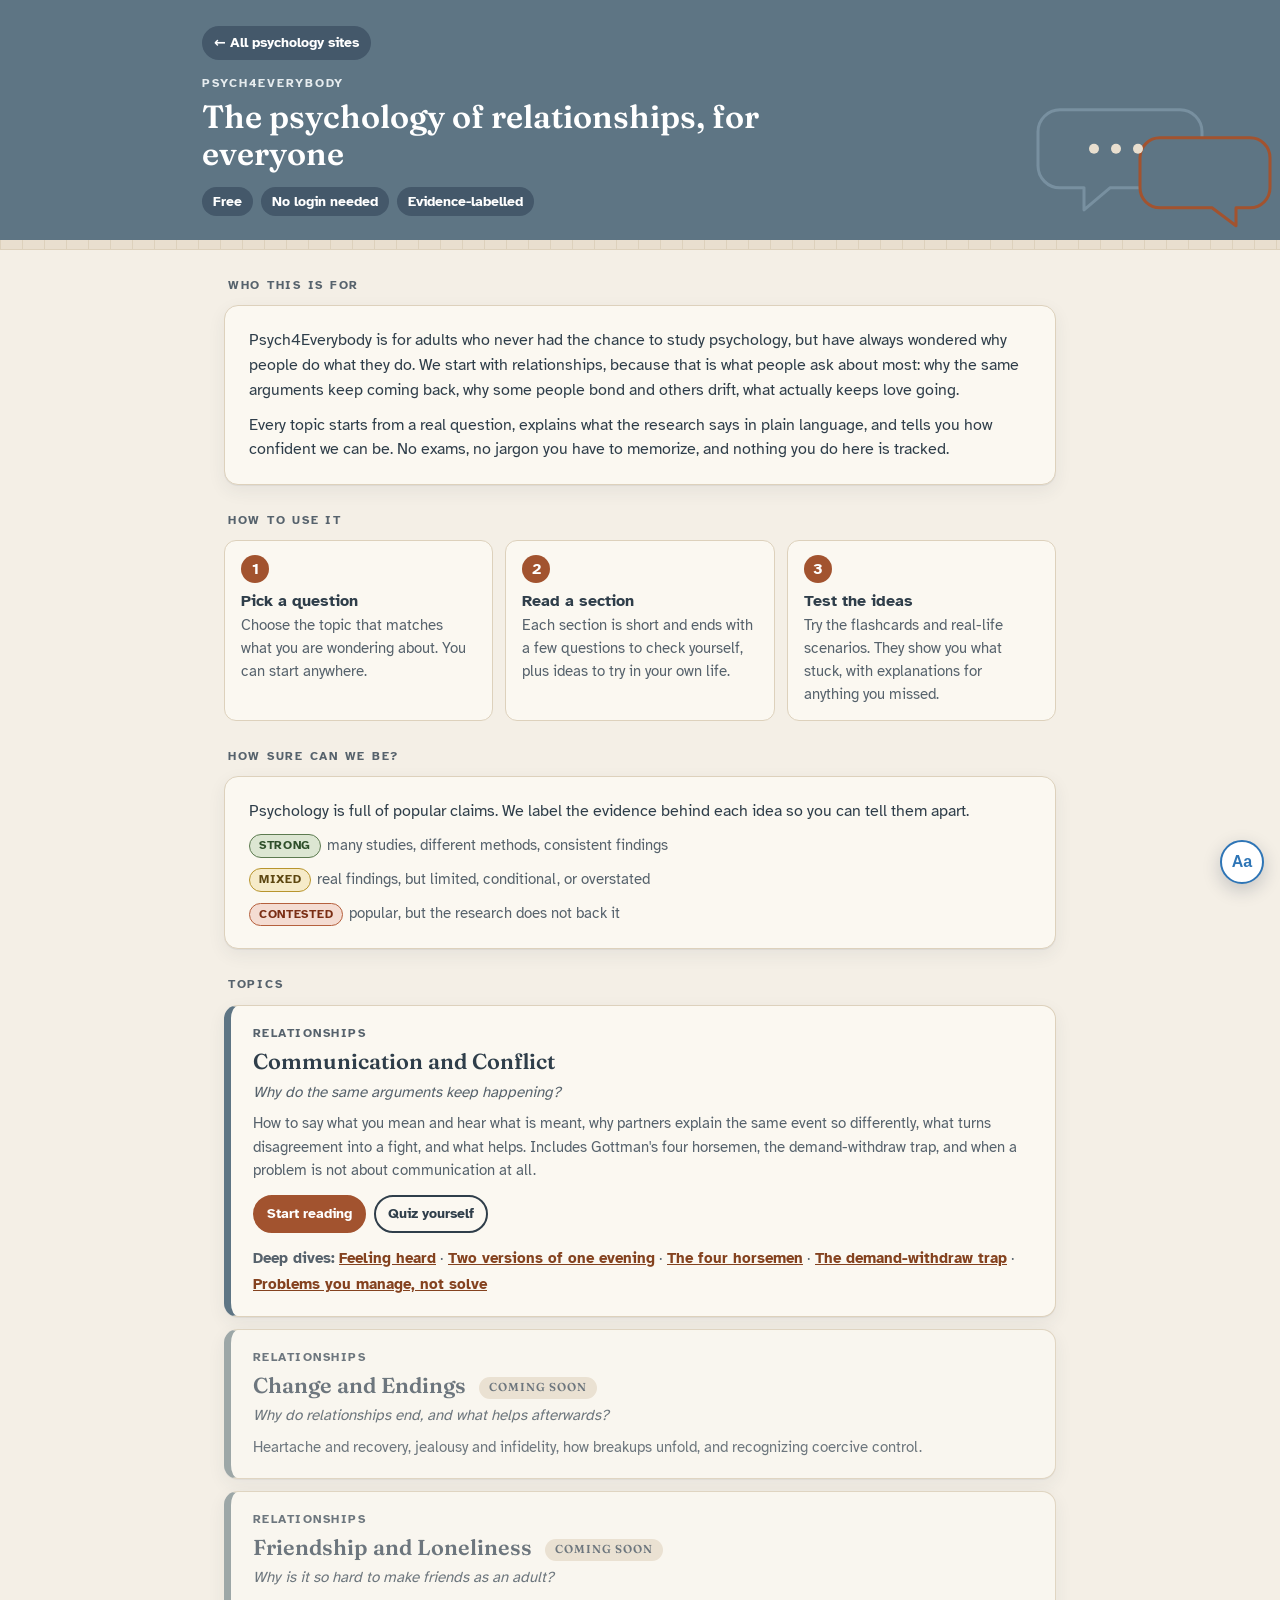
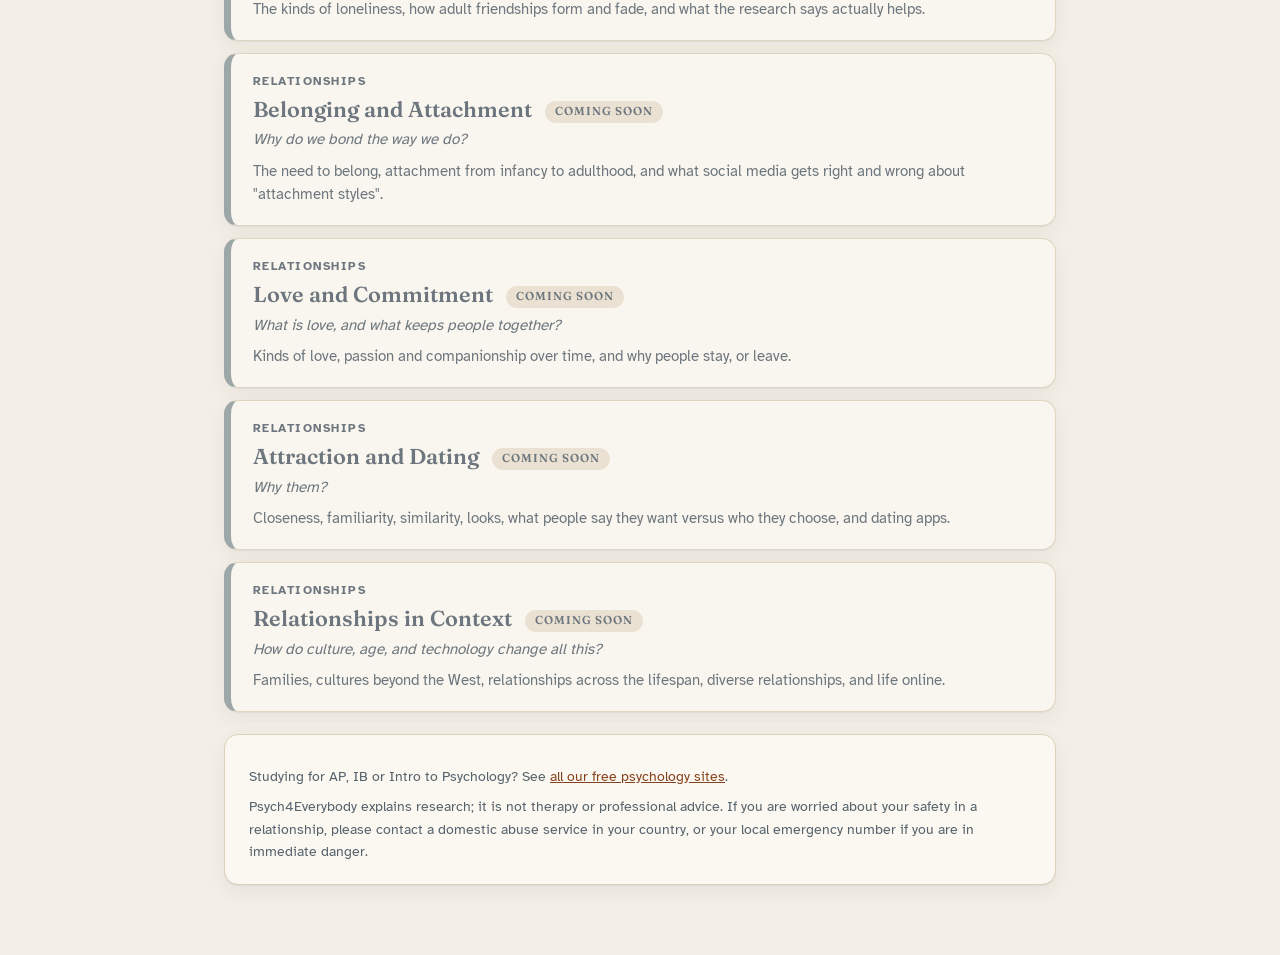
<file: index.html>
<!DOCTYPE html>
<html lang="en">
<head>
<meta charset="UTF-8">
<meta name="viewport" content="width=device-width, initial-scale=1.0">
<title>Psych4Everybody | The psychology of relationships, for everyone</title>
<link rel="canonical" href="https://psych4everybody.github.io/psych4everybody/">
<meta property="og:type" content="website">
<meta property="og:title" content="Psych4Everybody | The psychology of relationships, for everyone">
<meta property="og:description" content="Free, plain-language psychology for adults, starting with relationships.">
<meta property="og:url" content="https://psych4everybody.github.io/psych4everybody/">
<meta name="description" content="Free, plain-language psychology for adults who never got the chance to study it. Starting with relationships: what the research says, and how sure we can be.">
<link rel="stylesheet" href="assets/style.css">
<link rel="stylesheet" href="assets/dark.css">
<link rel="stylesheet" href="assets/p4e.css">
<script src="assets/settings.js" data-dark></script>
</head>
<body>

<header class="site-header">
  <svg class="bubbles" viewBox="0 0 420 170" preserveAspectRatio="xMaxYMax meet" aria-hidden="true">
    <g fill="none" stroke-width="3" stroke-linejoin="round">
      <path d="M200 40h120a22 22 0 0 1 22 22v34a22 22 0 0 1-22 22h-70l-26 22v-22h-24a22 22 0 0 1-22-22V62a22 22 0 0 1 22-22z" stroke="#7890A0"/>
      <path d="M300 68h90a20 20 0 0 1 20 20v30a20 20 0 0 1-20 20h-14v18l-24-18h-52a20 20 0 0 1-20-20v-30a20 20 0 0 1 20-20z" stroke="#A2532F" fill="#5E7584"/>
    </g>
    <g fill="#E9DFCF"><circle cx="234" cy="79" r="5"/><circle cx="256" cy="79" r="5"/><circle cx="278" cy="79" r="5"/></g>
  </svg>
  <div class="inner">
    <div class="header-links">
      <a class="back-link" href="/landing-page/">&larr; All psychology sites</a>
    </div>
    <div class="eyebrow">Psych4Everybody</div>
    <h1>The psychology of relationships, for everyone</h1>
    <div class="stats"><span>Free</span><span>No login needed</span><span>Evidence-labelled</span></div>
  </div>
</header>
<div class="tile-strip"></div>

<main class="hub">
  <div class="section-label">Who this is for</div>
  <div class="card">
    <p>Psych4Everybody is for adults who never had the chance to study psychology, but have always wondered why people do what they do. We start with relationships, because that is what people ask about most: why the same arguments keep coming back, why some people bond and others drift, what actually keeps love going.</p>
    <p style="margin-top:8px;">Every topic starts from a real question, explains what the research says in plain language, and tells you how confident we can be. No exams, no jargon you have to memorize, and nothing you do here is tracked.</p>
  </div>

  <div class="section-label">How to use it</div>
  <div class="steps">
    <div class="step"><span class="n">1</span><h3>Pick a question</h3><p>Choose the topic that matches what you are wondering about. You can start anywhere.</p></div>
    <div class="step"><span class="n">2</span><h3>Read a section</h3><p>Each section is short and ends with a few questions to check yourself, plus ideas to try in your own life.</p></div>
    <div class="step"><span class="n">3</span><h3>Test the ideas</h3><p>Try the flashcards and real-life scenarios. They show you what stuck, with explanations for anything you missed.</p></div>
  </div>

  <div class="section-label">How sure can we be?</div>
  <div class="card">
    <p style="margin-bottom:10px;">Psychology is full of popular claims. We label the evidence behind each idea so you can tell them apart.</p>
    <div class="ev-legend">
      <span><span class="ev strong">Strong</span>many studies, different methods, consistent findings</span>
      <span><span class="ev mixed">Mixed</span>real findings, but limited, conditional, or overstated</span>
      <span><span class="ev contested">Contested</span>popular, but the research does not back it</span>
    </div>
  </div>

  <div class="section-label">Topics</div>

  <div class="unit-card">
    <div class="tag">Relationships</div>
    <h2>Communication and Conflict</h2>
    <p class="q-line">Why do the same arguments keep happening?</p>
    <p>How to say what you mean and hear what is meant, why partners explain the same event so differently, what turns disagreement into a fight, and what helps. Includes Gottman's four horsemen, the demand-withdraw trap, and when a problem is not about communication at all.</p>
    <div class="links">
      <a class="primary" href="communication.html#a">Start reading</a>
      <a href="communication.html#quiz">Quiz yourself</a>
    </div>
    <p class="deep-list"><b>Deep dives:</b> <a href="feeling-heard.html">Feeling heard</a> &middot; <a href="two-versions.html">Two versions of one evening</a> &middot; <a href="four-horsemen.html">The four horsemen</a> &middot; <a href="demand-withdraw.html">The demand-withdraw trap</a> &middot; <a href="manage-not-solve.html">Problems you manage, not solve</a></p>
  </div>

  <div class="unit-card soon">
    <div class="tag">Relationships</div>
    <h2>Change and Endings <span class="soon-tag">Coming soon</span></h2>
    <p class="q-line">Why do relationships end, and what helps afterwards?</p>
    <p>Heartache and recovery, jealousy and infidelity, how breakups unfold, and recognizing coercive control.</p>
  </div>

  <div class="unit-card soon">
    <div class="tag">Relationships</div>
    <h2>Friendship and Loneliness <span class="soon-tag">Coming soon</span></h2>
    <p class="q-line">Why is it so hard to make friends as an adult?</p>
    <p>The kinds of loneliness, how adult friendships form and fade, and what the research says actually helps.</p>
  </div>

  <div class="unit-card soon">
    <div class="tag">Relationships</div>
    <h2>Belonging and Attachment <span class="soon-tag">Coming soon</span></h2>
    <p class="q-line">Why do we bond the way we do?</p>
    <p>The need to belong, attachment from infancy to adulthood, and what social media gets right and wrong about "attachment styles".</p>
  </div>

  <div class="unit-card soon">
    <div class="tag">Relationships</div>
    <h2>Love and Commitment <span class="soon-tag">Coming soon</span></h2>
    <p class="q-line">What is love, and what keeps people together?</p>
    <p>Kinds of love, passion and companionship over time, and why people stay, or leave.</p>
  </div>

  <div class="unit-card soon">
    <div class="tag">Relationships</div>
    <h2>Attraction and Dating <span class="soon-tag">Coming soon</span></h2>
    <p class="q-line">Why them?</p>
    <p>Closeness, familiarity, similarity, looks, what people say they want versus who they choose, and dating apps.</p>
  </div>

  <div class="unit-card soon">
    <div class="tag">Relationships</div>
    <h2>Relationships in Context <span class="soon-tag">Coming soon</span></h2>
    <p class="q-line">How do culture, age, and technology change all this?</p>
    <p>Families, cultures beyond the West, relationships across the lifespan, diverse relationships, and life online.</p>
  </div>

  <div class="card" style="margin-top:22px;">
    <p class="ev-note" style="margin-bottom:8px;">Studying for AP, IB or Intro to Psychology? See <a href="/landing-page/">all our free psychology sites</a>.</p>
    <p class="ev-note">Psych4Everybody explains research; it is not therapy or professional advice. If you are worried about your safety in a relationship, please contact a domestic abuse service in your country, or your local emergency number if you are in immediate danger.</p>
  </div>
</main>

</body>
</html>
</file>
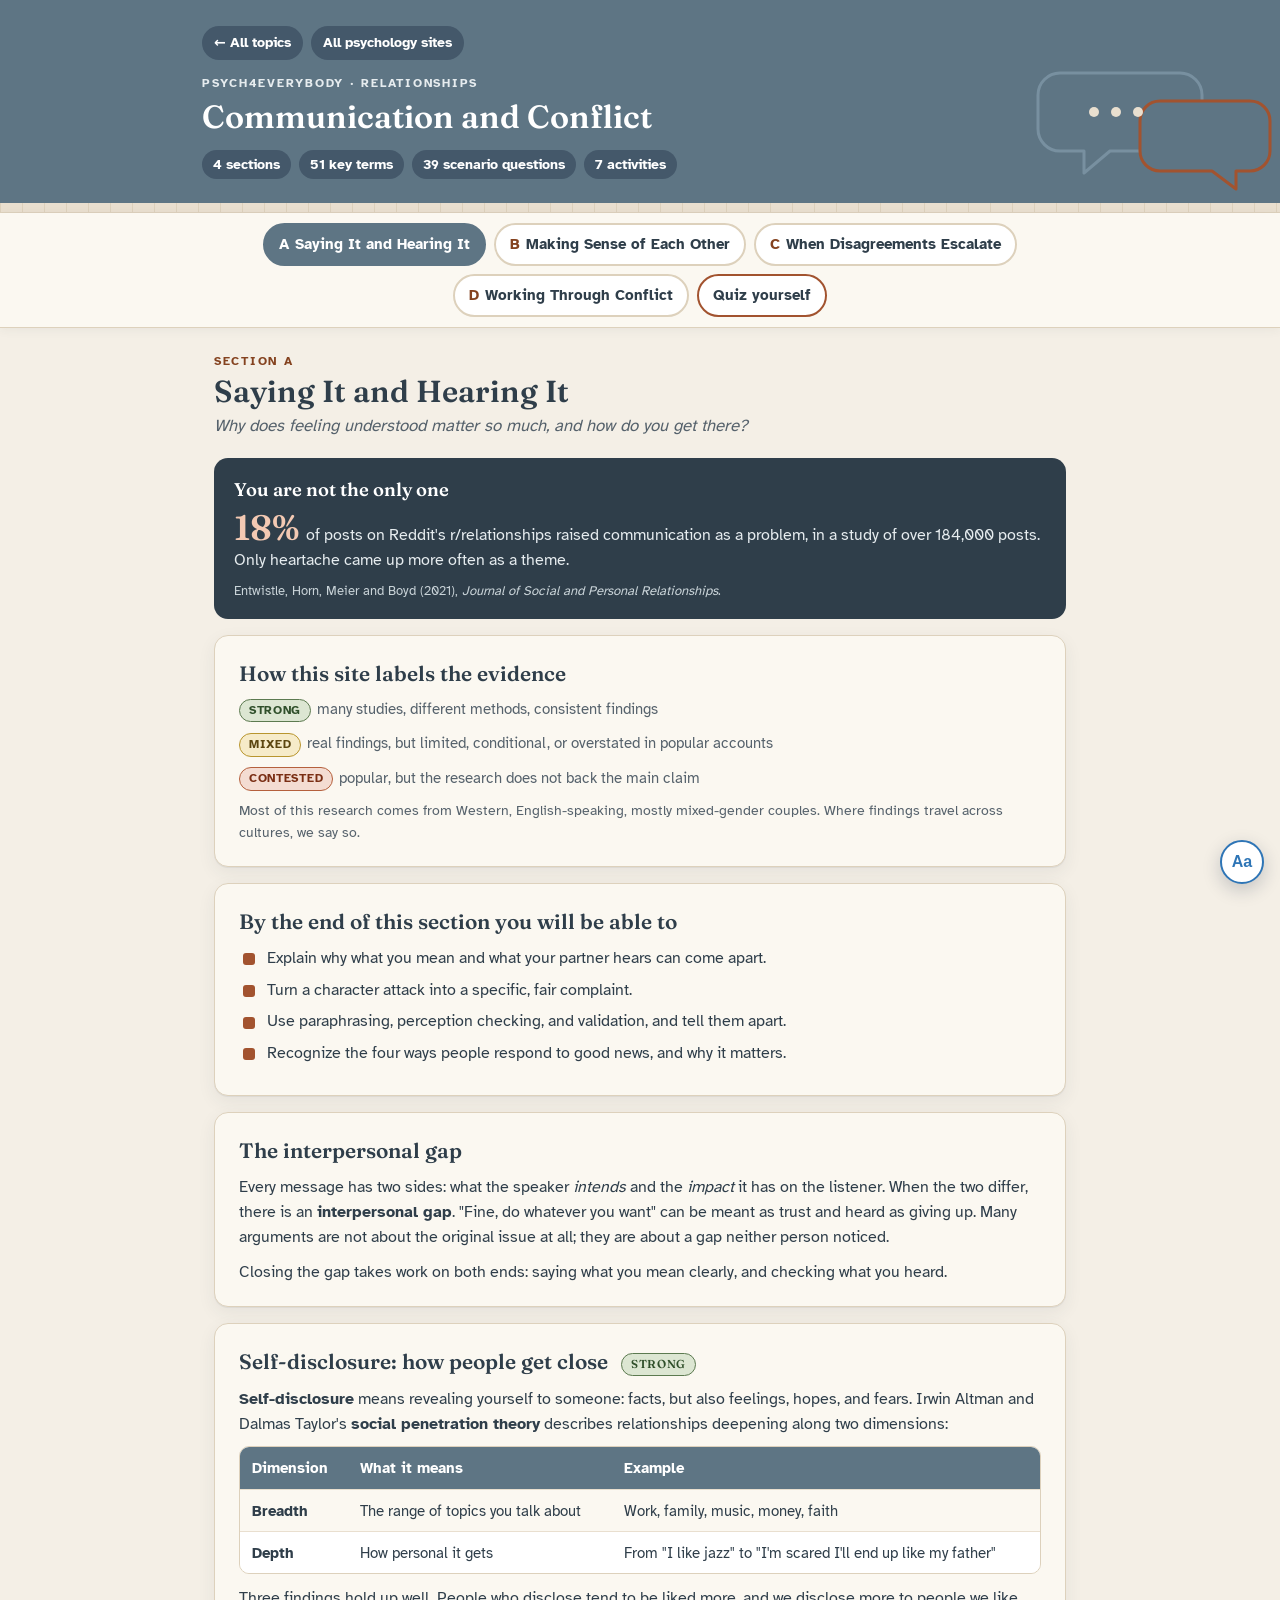
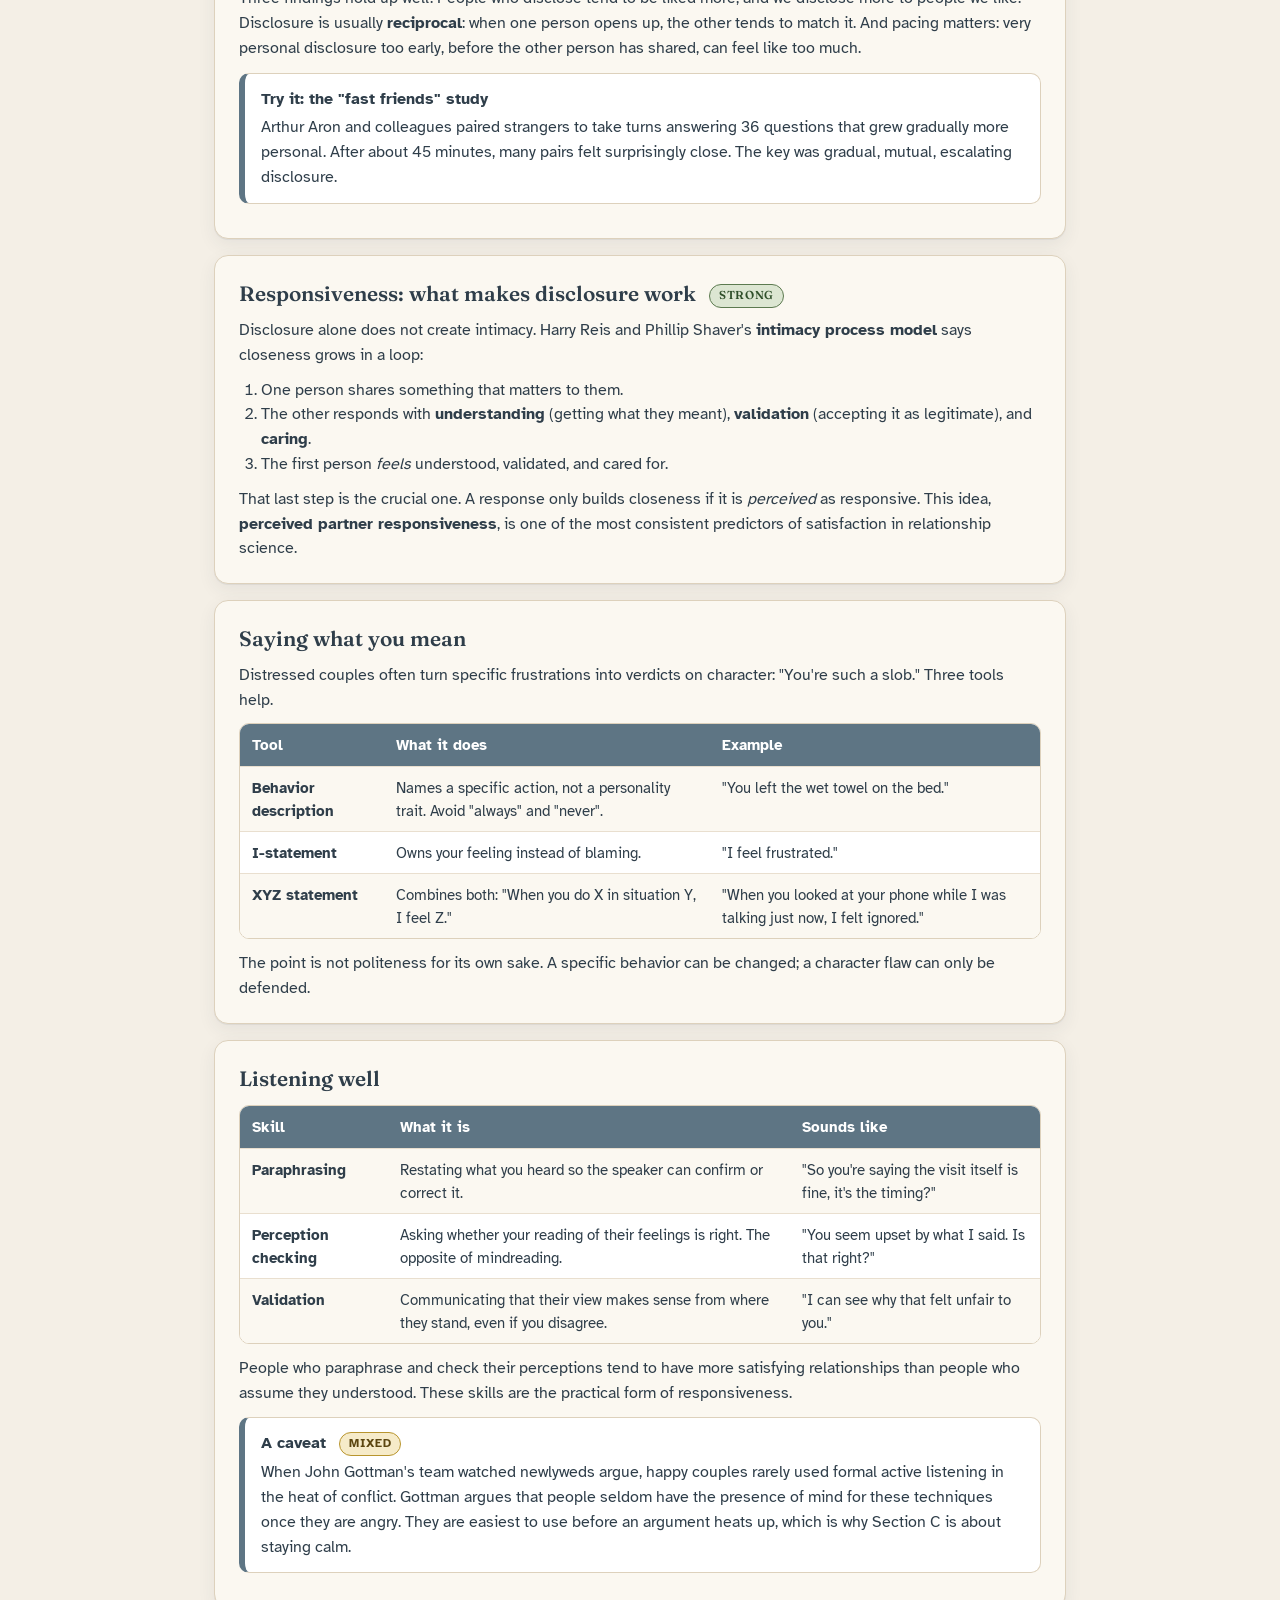
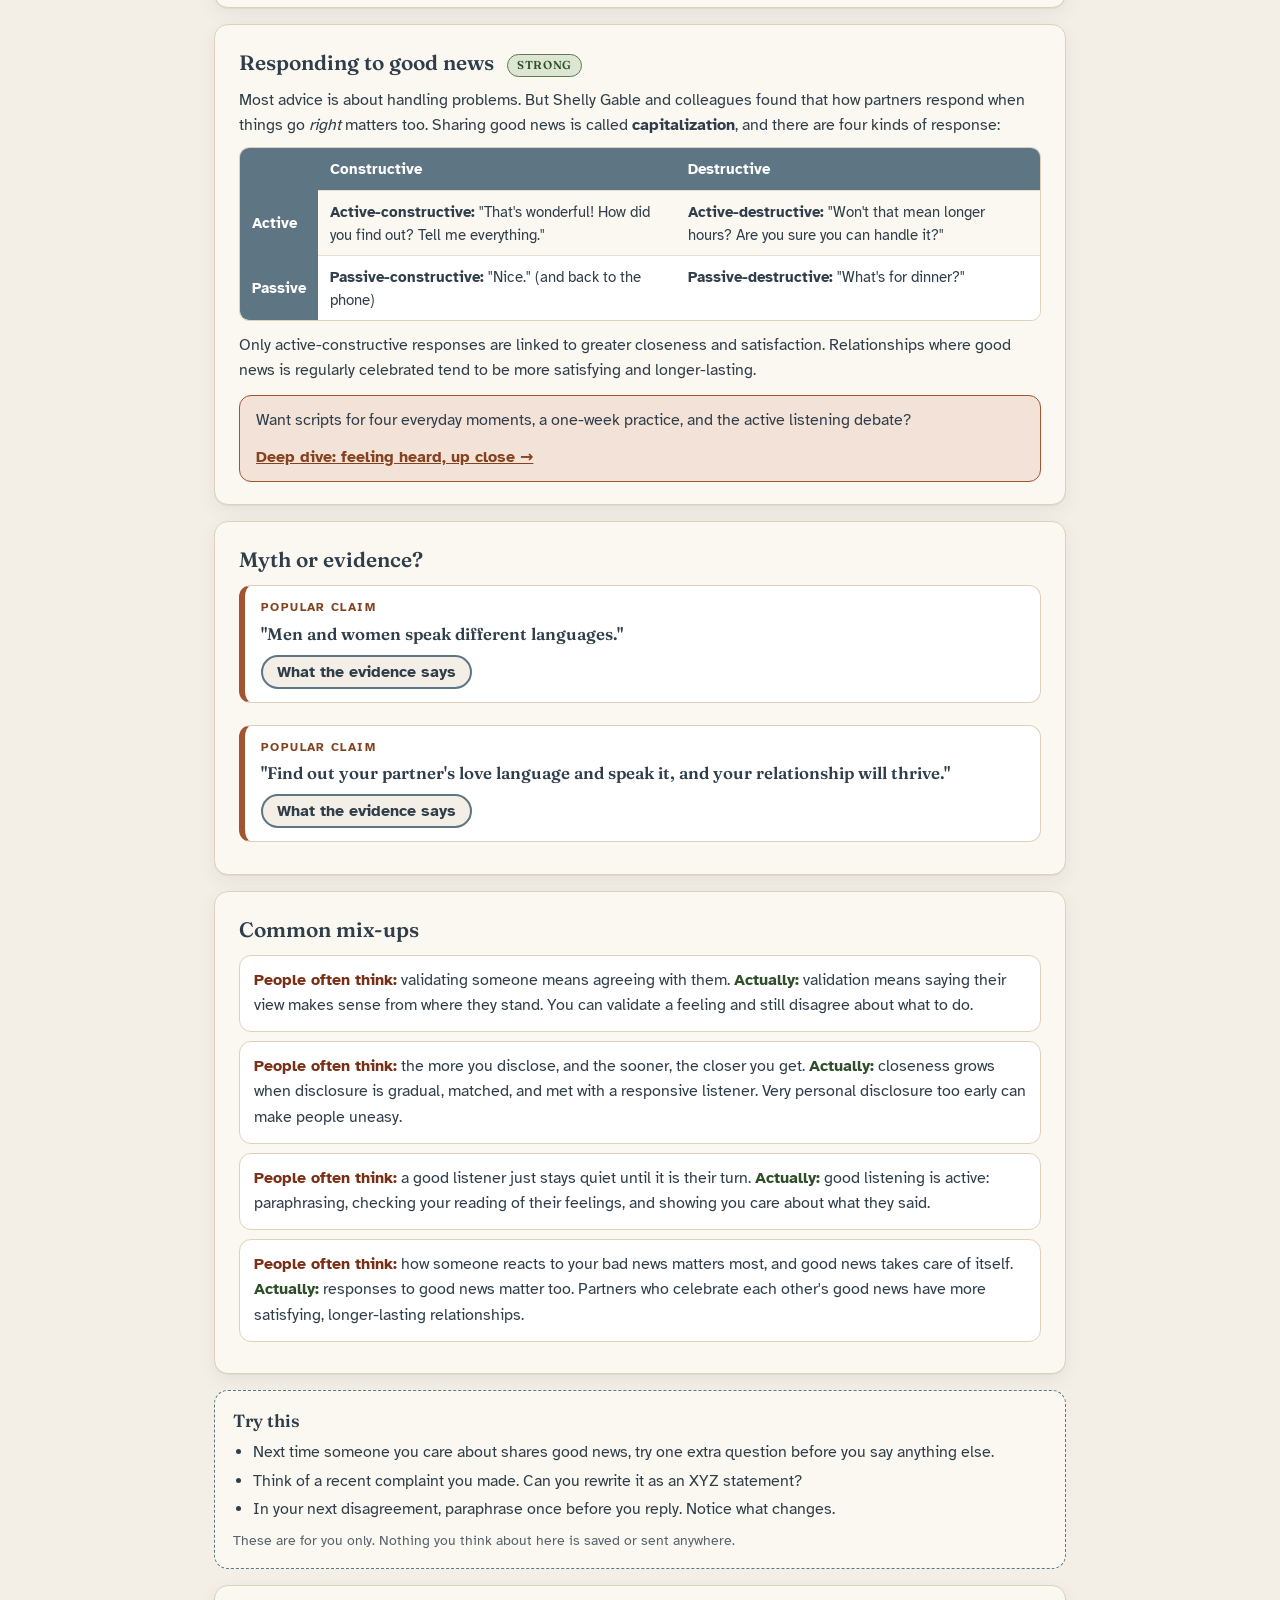
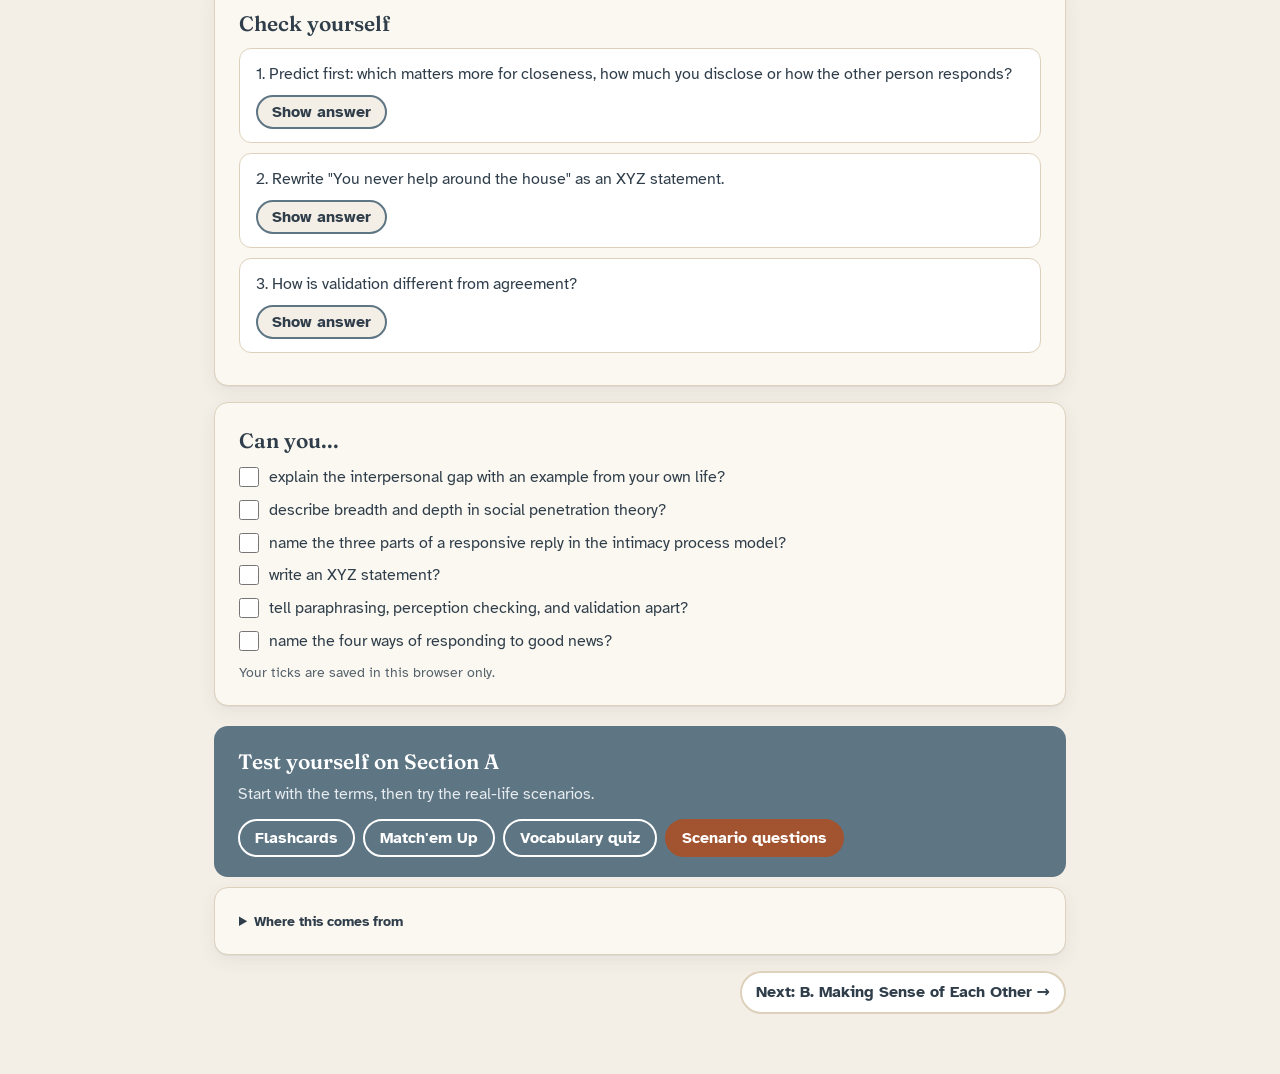
<file: communication.html>
<!DOCTYPE html>
<html lang="en">
<head>
<meta charset="UTF-8">
<meta name="viewport" content="width=device-width, initial-scale=1.0">
<title>Communication and Conflict | Psych4Everybody</title>
<link rel="canonical" href="https://psych4everybody.github.io/psych4everybody/communication.html">
<meta property="og:type" content="article">
<meta property="og:title" content="Communication and Conflict | Psych4Everybody">
<meta property="og:description" content="Why the same arguments keep happening, and what the research says helps.">
<meta property="og:url" content="https://psych4everybody.github.io/psych4everybody/communication.html">
<meta name="description" content="Why the same arguments keep happening, and what the research says helps. A free, plain-language guide for adults.">
<link rel="stylesheet" href="assets/style.css">
<link rel="stylesheet" href="assets/dark.css">
<link rel="stylesheet" href="assets/p4e.css">
<script src="assets/settings.js" data-dark></script>
</head>
<body>

<header class="site-header">
  <svg class="bubbles" viewBox="0 0 420 170" preserveAspectRatio="xMaxYMax meet" aria-hidden="true">
    <g fill="none" stroke-width="3" stroke-linejoin="round">
      <path d="M200 40h120a22 22 0 0 1 22 22v34a22 22 0 0 1-22 22h-70l-26 22v-22h-24a22 22 0 0 1-22-22V62a22 22 0 0 1 22-22z" stroke="#7890A0"/>
      <path d="M300 68h90a20 20 0 0 1 20 20v30a20 20 0 0 1-20 20h-14v18l-24-18h-52a20 20 0 0 1-20-20v-30a20 20 0 0 1 20-20z" stroke="#A2532F" fill="#5E7584"/>
    </g>
    <g fill="#E9DFCF"><circle cx="234" cy="79" r="5"/><circle cx="256" cy="79" r="5"/><circle cx="278" cy="79" r="5"/></g>
  </svg>
  <div class="inner">
    <div class="header-links">
      <a class="back-link" href="index.html">&larr; All topics</a>
      <a class="back-link" href="/landing-page/">All psychology sites</a>
    </div>
    <div class="eyebrow">Psych4Everybody &middot; Relationships</div>
    <h1>Communication and Conflict</h1>
    <div class="stats" id="stats"></div>
  </div>
</header>
<div class="tile-strip"></div>

<nav class="sec-tabs" aria-label="Communication and Conflict sections">
  <div class="inner">
    <a href="#a"><span class="k">A</span>Saying It and Hearing It</a>
    <a href="#b"><span class="k">B</span>Making Sense of Each Other</a>
    <a href="#c"><span class="k">C</span>When Disagreements Escalate</a>
    <a href="#d"><span class="k">D</span>Working Through Conflict</a>
    <a href="#quiz" class="quiz-tab">Quiz yourself</a>
  </div>
</nav>

<!-- ===================== A. SAYING IT AND HEARING IT ===================== -->
<section class="view" id="view-a">
<div class="notes">
  <div class="sec-head"><div class="tag">Section A</div><h2>Saying It and Hearing It</h2><div class="q">Why does feeling understood matter so much, and how do you get there?</div></div>

  <div class="hook">
    <h3>You are not the only one</h3>
    <p><span class="big">18%</span>of posts on Reddit's r/relationships raised communication as a problem, in a study of over 184,000 posts. Only heartache came up more often as a theme.</p>
    <div class="src">Entwistle, Horn, Meier and Boyd (2021), <i>Journal of Social and Personal Relationships</i>.</div>
  </div>

  <div class="card">
    <h3>How this site labels the evidence</h3>
    <div class="ev-legend">
      <span><span class="ev strong">Strong</span>many studies, different methods, consistent findings</span>
      <span><span class="ev mixed">Mixed</span>real findings, but limited, conditional, or overstated in popular accounts</span>
      <span><span class="ev contested">Contested</span>popular, but the research does not back the main claim</span>
    </div>
    <p class="ev-note">Most of this research comes from Western, English-speaking, mostly mixed-gender couples. Where findings travel across cultures, we say so.</p>
  </div>

  <div class="card">
    <h3>By the end of this section you will be able to</h3>
    <ul class="can-do">
      <li>Explain why what you mean and what your partner hears can come apart.</li>
      <li>Turn a character attack into a specific, fair complaint.</li>
      <li>Use paraphrasing, perception checking, and validation, and tell them apart.</li>
      <li>Recognize the four ways people respond to good news, and why it matters.</li>
    </ul>
  </div>

  <div class="card">
    <h3>The interpersonal gap</h3>
    <p>Every message has two sides: what the speaker <i>intends</i> and the <i>impact</i> it has on the listener. When the two differ, there is an <b>interpersonal gap</b>. "Fine, do whatever you want" can be meant as trust and heard as giving up. Many arguments are not about the original issue at all; they are about a gap neither person noticed.</p>
    <p>Closing the gap takes work on both ends: saying what you mean clearly, and checking what you heard.</p>
  </div>

  <div class="card">
    <h3>Self-disclosure: how people get close <span class="ev strong">Strong</span></h3>
    <p><b>Self-disclosure</b> means revealing yourself to someone: facts, but also feelings, hopes, and fears. Irwin Altman and Dalmas Taylor's <b>social penetration theory</b> describes relationships deepening along two dimensions:</p>
    <div class="table-wrap"><table>
      <tr><th>Dimension</th><th>What it means</th><th>Example</th></tr>
      <tr><td>Breadth</td><td>The range of topics you talk about</td><td>Work, family, music, money, faith</td></tr>
      <tr><td>Depth</td><td>How personal it gets</td><td>From "I like jazz" to "I'm scared I'll end up like my father"</td></tr>
    </table></div>
    <p>Three findings hold up well. People who disclose tend to be liked more, and we disclose more to people we like. Disclosure is usually <b>reciprocal</b>: when one person opens up, the other tends to match it. And pacing matters: very personal disclosure too early, before the other person has shared, can feel like too much.</p>
    <div class="callout"><b class="t">Try it: the "fast friends" study</b>Arthur Aron and colleagues paired strangers to take turns answering 36 questions that grew gradually more personal. After about 45 minutes, many pairs felt surprisingly close. The key was gradual, mutual, escalating disclosure.</div>
  </div>

  <div class="card">
    <h3>Responsiveness: what makes disclosure work <span class="ev strong">Strong</span></h3>
    <p>Disclosure alone does not create intimacy. Harry Reis and Phillip Shaver's <b>intimacy process model</b> says closeness grows in a loop:</p>
    <ol style="margin:8px 0 10px 22px;">
      <li>One person shares something that matters to them.</li>
      <li>The other responds with <b>understanding</b> (getting what they meant), <b>validation</b> (accepting it as legitimate), and <b>caring</b>.</li>
      <li>The first person <i>feels</i> understood, validated, and cared for.</li>
    </ol>
    <p>That last step is the crucial one. A response only builds closeness if it is <i>perceived</i> as responsive. This idea, <b>perceived partner responsiveness</b>, is one of the most consistent predictors of satisfaction in relationship science.</p>
  </div>

  <div class="card">
    <h3>Saying what you mean</h3>
    <p>Distressed couples often turn specific frustrations into verdicts on character: "You're such a slob." Three tools help.</p>
    <div class="table-wrap"><table>
      <tr><th>Tool</th><th>What it does</th><th>Example</th></tr>
      <tr><td>Behavior description</td><td>Names a specific action, not a personality trait. Avoid "always" and "never".</td><td>"You left the wet towel on the bed."</td></tr>
      <tr><td>I-statement</td><td>Owns your feeling instead of blaming.</td><td>"I feel frustrated."</td></tr>
      <tr><td>XYZ statement</td><td>Combines both: "When you do X in situation Y, I feel Z."</td><td>"When you looked at your phone while I was talking just now, I felt ignored."</td></tr>
    </table></div>
    <p>The point is not politeness for its own sake. A specific behavior can be changed; a character flaw can only be defended.</p>
  </div>

  <div class="card">
    <h3>Listening well</h3>
    <div class="table-wrap"><table>
      <tr><th>Skill</th><th>What it is</th><th>Sounds like</th></tr>
      <tr><td>Paraphrasing</td><td>Restating what you heard so the speaker can confirm or correct it.</td><td>"So you're saying the visit itself is fine, it's the timing?"</td></tr>
      <tr><td>Perception checking</td><td>Asking whether your reading of their feelings is right. The opposite of mindreading.</td><td>"You seem upset by what I said. Is that right?"</td></tr>
      <tr><td>Validation</td><td>Communicating that their view makes sense from where they stand, even if you disagree.</td><td>"I can see why that felt unfair to you."</td></tr>
    </table></div>
    <p>People who paraphrase and check their perceptions tend to have more satisfying relationships than people who assume they understood. These skills are the practical form of responsiveness.</p>
    <div class="callout"><b class="t">A caveat <span class="ev mixed">Mixed</span></b>When John Gottman's team watched newlyweds argue, happy couples rarely used formal active listening in the heat of conflict. Gottman argues that people seldom have the presence of mind for these techniques once they are angry. They are easiest to use before an argument heats up, which is why Section C is about staying calm.</div>
  </div>

  <div class="card">
    <h3>Responding to good news <span class="ev strong">Strong</span></h3>
    <p>Most advice is about handling problems. But Shelly Gable and colleagues found that how partners respond when things go <i>right</i> matters too. Sharing good news is called <b>capitalization</b>, and there are four kinds of response:</p>
    <div class="table-wrap"><table>
      <tr><th></th><th>Constructive</th><th>Destructive</th></tr>
      <tr><th>Active</th><td><b>Active-constructive:</b> "That's wonderful! How did you find out? Tell me everything."</td><td><b>Active-destructive:</b> "Won't that mean longer hours? Are you sure you can handle it?"</td></tr>
      <tr><th>Passive</th><td><b>Passive-constructive:</b> "Nice." (and back to the phone)</td><td><b>Passive-destructive:</b> "What's for dinner?"</td></tr>
    </table></div>
    <p>Only active-constructive responses are linked to greater closeness and satisfaction. Relationships where good news is regularly celebrated tend to be more satisfying and longer-lasting.</p>
    <div class="deeper"><span>Want scripts for four everyday moments, a one-week practice, and the active listening debate?</span><a href="feeling-heard.html">Deep dive: feeling heard, up close &rarr;</a></div>
  </div>

  <div class="card">
    <h3>Myth or evidence?</h3>
    <div class="myths">
      <div class="check-q myth"><p class="claim">"Men and women speak different languages."</p><button class="reveal-btn" aria-expanded="false">What the evidence says</button><div class="check-a"><span class="ev contested">Contested</span> Some average differences exist; for example, women on average talk somewhat more about feelings in their friendships. But the differences are small and the overlap is huge. When researchers asked men and women what counts as good emotional support, they largely agreed. The "different cultures" idea makes for good books but exaggerates the gap.</div></div>
      <div class="check-q myth"><p class="claim">"Find out your partner's love language and speak it, and your relationship will thrive."</p><button class="reveal-btn" aria-expanded="false">What the evidence says</button><div class="check-a"><span class="ev contested">Contested</span> A 2024 review by Emily Impett, Gideon Park, and Amy Muise found little support for the core claims: that people have one primary love language, that there are exactly five, or that couples who "match" are happier. When people rate each kind of expression separately, they value nearly all of them. The authors suggest love is less like a language and more like a balanced diet: most people need a bit of everything. The book's useful kernel, that partners should notice and respond to each other's needs, is simply responsiveness.</div></div>
    </div>
  </div>

  <div class="card"><h3>Common mix-ups</h3><div class="mixups" data-sec="A"></div></div>

  <div class="reflect">
    <h3>Try this</h3>
    <ul>
      <li>Next time someone you care about shares good news, try one extra question before you say anything else.</li>
      <li>Think of a recent complaint you made. Can you rewrite it as an XYZ statement?</li>
      <li>In your next disagreement, paraphrase once before you reply. Notice what changes.</li>
    </ul>
    <p class="small">These are for you only. Nothing you think about here is saved or sent anywhere.</p>
  </div>

  <div class="card">
    <h3>Check yourself</h3>
    <div class="check-q"><p>1. Predict first: which matters more for closeness, how much you disclose or how the other person responds?</p><button class="reveal-btn" aria-expanded="false">Show answer</button><div class="check-a">The response, and specifically whether you perceive it as understanding, validating, and caring. Disclosure starts the loop, but responsiveness is what builds intimacy.</div></div>
    <div class="check-q"><p>2. Rewrite "You never help around the house" as an XYZ statement.</p><button class="reveal-btn" aria-expanded="false">Show answer</button><div class="check-a">For example: "When you went to watch TV right after dinner tonight (X, Y), I felt like I was left to clean up alone (Z)." It names one behavior in one situation, drops "never", and owns the feeling.</div></div>
    <div class="check-q"><p>3. How is validation different from agreement?</p><button class="reveal-btn" aria-expanded="false">Show answer</button><div class="check-a">Validation says "your feeling makes sense from where you stand." Agreement says "you're right." You can validate someone's frustration about a decision and still think the decision was correct.</div></div>
  </div>

  <div class="card">
    <h3>Can you...</h3>
    <ul class="checklist" data-key="comm-a">
      <li><label><input type="checkbox">explain the interpersonal gap with an example from your own life?</label></li>
      <li><label><input type="checkbox">describe breadth and depth in social penetration theory?</label></li>
      <li><label><input type="checkbox">name the three parts of a responsive reply in the intimacy process model?</label></li>
      <li><label><input type="checkbox">write an XYZ statement?</label></li>
      <li><label><input type="checkbox">tell paraphrasing, perception checking, and validation apart?</label></li>
      <li><label><input type="checkbox">name the four ways of responding to good news?</label></li>
    </ul>
    <div class="check-meta">Your ticks are saved in this browser only.</div>
  </div>

  <div class="test-yourself">
    <h3>Test yourself on Section A</h3>
    <p>Start with the terms, then try the real-life scenarios.</p>
    <div class="btns"><button data-quiz="A:flash">Flashcards</button><button data-quiz="A:match">Match'em Up</button><button data-quiz="A:mcq">Vocabulary quiz</button><button class="primary" data-quiz="A:practice">Scenario questions</button></div>
  </div>

  <div class="card">
    <details class="sources"><summary>Where this comes from</summary>
      <ul>
        <li>Miller, R. S. (2022). <i>Intimate Relationships</i> (9th ed.), chapter 5. McGraw Hill.</li>
        <li>Altman, I., &amp; Taylor, D. A. (1973). <i>Social Penetration: The Development of Interpersonal Relationships</i>. Holt, Rinehart &amp; Winston.</li>
        <li>Aron, A., et al. (1997). The experimental generation of interpersonal closeness. <i>Personality and Social Psychology Bulletin, 23</i>(4), 363–377.</li>
        <li>Collins, N. L., &amp; Miller, L. C. (1994). Self-disclosure and liking: A meta-analytic review. <i>Psychological Bulletin, 116</i>(3), 457–475.</li>
        <li>Entwistle, C., Horn, A. B., Meier, T., &amp; Boyd, R. L. (2021). Dirty laundry: The nature and substance of seeking relationship help from strangers online. <i>Journal of Social and Personal Relationships, 38</i>(12), 3472–3496.</li>
        <li>Gable, S. L., Reis, H. T., Impett, E. A., &amp; Asher, E. R. (2004). What do you do when things go right? <i>Journal of Personality and Social Psychology, 87</i>(2), 228–245.</li>
        <li>Impett, E. A., Park, G., &amp; Muise, A. (2024). Popular psychology through a scientific lens: Evaluating love languages from a relationship science perspective. <i>Current Directions in Psychological Science</i>. https://doi.org/10.1177/09637214231217663</li>
        <li>MacGeorge, E. L., et al. (2004). The myth of gender cultures: Similarities outweigh differences in men's and women's provision of and responses to supportive communication. <i>Sex Roles, 50</i>, 143–175.</li>
        <li>Reis, H. T., &amp; Shaver, P. (1988). Intimacy as an interpersonal process. In S. Duck (Ed.), <i>Handbook of Personal Relationships</i>. Wiley.</li>
      </ul>
    </details>
  </div>
  <div class="next-sec"><span></span><a href="#b">Next: B. Making Sense of Each Other &rarr;</a></div>
</div>
</section>

<!-- ===================== B. MAKING SENSE OF EACH OTHER ===================== -->
<section class="view" id="view-b" hidden>
<div class="notes">
  <div class="sec-head"><div class="tag">Section B</div><h2>Making Sense of Each Other</h2><div class="q">Why can the same action feel loving to one person and insulting to another?</div></div>

  <div class="card">
    <h3>By the end of this section you will be able to</h3>
    <ul class="can-do">
      <li>Tell relationship-enhancing attributions from distress-maintaining ones.</li>
      <li>Explain why couples end up arguing about <i>what happened</i>.</li>
      <li>Describe how general feelings and memory filter what partners see.</li>
      <li>Explain when giving a partner the benefit of the doubt helps, and when it backfires.</li>
    </ul>
  </div>

  <div class="card">
    <h3>Two ways of explaining a partner <span class="ev strong">Strong</span></h3>
    <p>We do not just see what a partner does; we explain it. These explanations, called <b>attributions</b>, shape how we feel about what happened. Research by Thomas Bradbury, Frank Fincham, and others finds that happy and unhappy couples explain the same behavior in opposite ways.</p>
    <div class="table-wrap"><table>
      <tr><th></th><th>Partner does something kind</th><th>Partner does something hurtful</th></tr>
      <tr><th>Relationship-enhancing<br>(happier couples)</th><td>"That's so like her." Deliberate, typical, a sign of her character.</td><td>"He's exhausted this week." Accidental, unusual, caused by circumstances.</td></tr>
      <tr><th>Distress-maintaining<br>(unhappier couples)</th><td>"She only did that because she wants something." A fluke, or calculated.</td><td>"Typical. He just doesn't care." Deliberate, typical, a sign of his character.</td></tr>
    </table></div>
    <p>The distress-maintaining pattern is a trap: when kindness looks accidental and hurt looks deliberate, nothing a partner does can raise satisfaction. Longitudinal studies suggest these attributions don't just reflect unhappiness; they predict it getting worse later.</p>
    <div class="callout"><b class="t">Where these habits come from</b>People with secure attachment tend to make generous attributions. People high in anxiety about abandonment tend to be more pessimistic. Repeated disappointment can also push anyone toward the distress-maintaining pattern over time.</div>
    <div class="deeper"><span>Want scripts, a 10-minute practice, and what the research really shows about these biases?</span><a href="two-versions.html">Deep dive: two versions of one evening &rarr;</a></div>
  </div>

  <div class="card">
    <h3>Why couples fight about what happened</h3>
    <p>Two biases from general social psychology show up constantly in couples:</p>
    <div class="table-wrap"><table>
      <tr><th>Bias</th><th>In a couple</th></tr>
      <tr><td>Actor-observer effect</td><td>"I snapped because you ignored me all evening" (my situation) versus "You snapped because you're short-tempered" (your character).</td></tr>
      <tr><td>Self-serving bias</td><td>Each partner sees their own share of the problem as smaller, and their own contribution to the good times as larger.</td></tr>
    </table></div>
    <p>The result is <b>attributional conflict</b>: partners stop arguing about the dishes and start arguing about whose account of the dishes is true. Recognizing this can be a relief. Two people can remember the same evening differently without either one lying.</p>
    <p class="ev-note"><span class="ev mixed" style="margin-left:0;">Mixed</span> A large review found the actor-observer effect is much weaker in general than textbooks suggest, but it does appear between close partners and for negative events. See the deep dive below for details.</p>
  </div>

  <div class="card">
    <h3>Mindreading</h3>
    <p><b>Mindreading</b> means assuming you know what your partner thinks or feels without checking. It runs both ways: "I know you're angry" (reading their mind), and "If you loved me, you'd know what I need" (expecting them to read yours). Even partners who know each other very well regularly misread each other. Perception checking from Section A is the antidote.</p>
  </div>

  <div class="card">
    <h3>Feelings that filter behavior</h3>
    <p>Robert Weiss suggested that partners' overall feelings can override what is actually happening, a process called <b>sentiment override</b>.</p>
    <ul style="margin:6px 0 10px 22px;">
      <li><b>Positive sentiment override:</b> warmth toward a partner leads you to read their neutral or slightly negative behavior charitably. A curt reply is "a bad day".</li>
      <li><b>Negative sentiment override:</b> resentment leads you to read even neutral or kind behavior as negative. A thoughtful gesture is "trying to make up for something".</li>
    </ul>
    <p>Memory works the same way. Memories are <b>reconstructive</b>: we revise them in light of what we know and feel now. Partners whose relationship is failing tend to underestimate how happy they used to be, so the past seems to "prove" it was never good.</p>
  </div>

  <div class="card">
    <h3>When generosity backfires <span class="ev mixed">Mixed</span></h3>
    <p>So should you always give your partner the benefit of the doubt? Not quite. James McNulty and colleagues followed newlyweds over four years. Spouses who thought generously about their partner's faults did well when the problems were <i>minor</i>. When the problems were <i>serious</i>, the same generous thinking predicted worse outcomes, probably because it kept them from addressing what needed to change.</p>
    <p>The lesson is not "be cynical". It is: be generous about occasional, small lapses, and be honest about serious or repeated ones.</p>
  </div>

  <div class="card">
    <h3>Myth or evidence?</h3>
    <div class="myths">
      <div class="check-q myth"><p class="claim">"Happy couples see each other as they really are."</p><button class="reveal-btn" aria-expanded="false">What the evidence says</button><div class="check-a"><span class="ev contested">Contested</span> Both happy and unhappy couples are biased, just in opposite directions. Happy partners tend to idealize each other somewhat, and that mild idealization is linked to better outcomes. Accuracy and happiness are not the same thing.</div></div>
      <div class="check-q myth"><p class="claim">"If they really loved me, I wouldn't have to tell them what I need."</p><button class="reveal-btn" aria-expanded="false">What the evidence says</button><div class="check-a"><span class="ev contested">Contested</span> This is mindreading in reverse. Love does not give people access to each other's minds, and treating a failure to guess as proof of not caring sets up repeated disappointment. Saying what you need is more reliable, and more fair.</div></div>
    </div>
  </div>

  <div class="card"><h3>Common mix-ups</h3><div class="mixups" data-sec="B"></div></div>

  <div class="reflect">
    <h3>Try this</h3>
    <ul>
      <li>Think of something a partner, friend, or family member did recently that annoyed you. Write down your explanation for it. Then write two other possible explanations.</li>
      <li>Think of a recent kind thing they did. Did you credit it to them, or explain it away?</li>
    </ul>
    <p class="small">These are for you only. Nothing is saved or sent.</p>
  </div>

  <div class="card">
    <h3>Check yourself</h3>
    <div class="check-q"><p>1. Predict first: do distress-maintaining attributions simply reflect an unhappy relationship, or can they make it worse?</p><button class="reveal-btn" aria-expanded="false">Show answer</button><div class="check-a">Both. Longitudinal studies find that these attributions predict later declines in satisfaction, beyond how satisfied people were to begin with. They are a cause as well as a symptom.</div></div>
    <div class="check-q"><p>2. Your partner is late to dinner. Give one relationship-enhancing and one distress-maintaining explanation.</p><button class="reveal-btn" aria-expanded="false">Show answer</button><div class="check-a">Relationship-enhancing: "Traffic must be awful; this isn't like him." Distress-maintaining: "Typical. My time just doesn't matter to him."</div></div>
    <div class="check-q"><p>3. When does giving a partner the benefit of the doubt stop helping?</p><button class="reveal-btn" aria-expanded="false">Show answer</button><div class="check-a">When the problems are serious or keep repeating. Generous explanations then make it easier to avoid dealing with something that needs to change.</div></div>
  </div>

  <div class="card">
    <h3>Can you...</h3>
    <ul class="checklist" data-key="comm-b">
      <li><label><input type="checkbox">describe relationship-enhancing and distress-maintaining attributions for both kind and hurtful acts?</label></li>
      <li><label><input type="checkbox">explain attributional conflict using the actor-observer effect?</label></li>
      <li><label><input type="checkbox">explain mindreading in both directions?</label></li>
      <li><label><input type="checkbox">describe positive and negative sentiment override?</label></li>
      <li><label><input type="checkbox">explain when benevolent thinking about a partner's faults helps and when it hurts?</label></li>
    </ul>
    <div class="check-meta">Your ticks are saved in this browser only.</div>
  </div>

  <div class="test-yourself">
    <h3>Test yourself on Section B</h3>
    <p>Start with the terms, then try the real-life scenarios.</p>
    <div class="btns"><button data-quiz="B:flash">Flashcards</button><button data-quiz="B:match">Match'em Up</button><button data-quiz="B:mcq">Vocabulary quiz</button><button class="primary" data-quiz="B:practice">Scenario questions</button></div>
  </div>

  <div class="card">
    <details class="sources"><summary>Where this comes from</summary>
      <ul>
        <li>Miller, R. S. (2022). <i>Intimate Relationships</i> (9th ed.), chapter 4. McGraw Hill.</li>
        <li>Erber, R., &amp; Erber, M. W. (2024). <i>Intimate Relationships: Issues, Theories, and Research</i> (4th ed.). Routledge.</li>
        <li>Bradbury, T. N., &amp; Fincham, F. D. (1990). Attributions in marriage: Review and critique. <i>Psychological Bulletin, 107</i>(1), 3–33.</li>
        <li>Karney, B. R., &amp; Bradbury, T. N. (2000). Attributions in marriage: State or trait? A growth curve analysis. <i>Journal of Personality and Social Psychology, 78</i>(2), 295–309.</li>
        <li>McNulty, J. K., O'Mara, E. M., &amp; Karney, B. R. (2008). Benevolent cognitions as a strategy of relationship maintenance. <i>Journal of Personality and Social Psychology, 94</i>(4), 631–646.</li>
        <li>Murray, S. L., Holmes, J. G., &amp; Griffin, D. W. (1996). The benefits of positive illusions: Idealization and the construction of satisfaction in close relationships. <i>Journal of Personality and Social Psychology, 70</i>(1), 79–98.</li>
        <li>Weiss, R. L. (1980). Strategic behavioral marital therapy: Toward a model for assessment and intervention. <i>Advances in Family Intervention, Assessment and Theory, 1</i>, 229–271.</li>
      </ul>
    </details>
  </div>
  <div class="next-sec"><a href="#a">&larr; A. Saying It and Hearing It</a><a href="#c">Next: C. When Disagreements Escalate &rarr;</a></div>
</div>
</section>

<!-- ===================== C. WHEN DISAGREEMENTS ESCALATE ===================== -->
<section class="view" id="view-c" hidden>
<div class="notes">
  <div class="sec-head"><div class="tag">Section C</div><h2>When Disagreements Escalate</h2><div class="q">What turns a disagreement into a fight, and why do the same fights keep happening?</div></div>

  <div class="card">
    <h3>By the end of this section you will be able to</h3>
    <ul class="can-do">
      <li>Name the four common triggers of conflict.</li>
      <li>Spot kitchen-sinking, cross-complaining, and yes-butting.</li>
      <li>Identify Gottman's four horsemen, and say which is most damaging.</li>
      <li>Explain flooding and the demand-withdraw pattern, and what helps with each.</li>
      <li>Weigh popular claims about conflict against the evidence.</li>
    </ul>
  </div>

  <div class="card">
    <h3>Conflict is normal</h3>
    <p><b>Interpersonal conflict</b> happens whenever one person's wishes get in the way of another's, so it is unavoidable in any close relationship. In one diary study, dating couples reported about 2.3 conflicts a week. The question is not whether couples disagree, but how.</p>
    <h4>What starts conflicts</h4>
    <div class="table-wrap"><table>
      <tr><th>Trigger</th><th>Example</th></tr>
      <tr><td>Criticism</td><td>A comment, or even a look, that feels like disapproval.</td></tr>
      <tr><td>Illegitimate demands</td><td>A request that seems unfair: "Cancel your plans and drive me to the airport."</td></tr>
      <tr><td>Rebuffs</td><td>Reaching out for attention or affection and being ignored.</td></tr>
      <tr><td>Cumulative annoyances</td><td>The hundredth wet towel, which suddenly is not small any more.</td></tr>
    </table></div>
  </div>

  <div class="card">
    <h3>How arguments go wrong</h3>
    <div class="table-wrap"><table>
      <tr><th>Pattern</th><th>What it looks like</th></tr>
      <tr><td>Kitchen-sinking</td><td>Piling on every complaint at once, so the original, solvable problem gets buried.</td></tr>
      <tr><td>Cross-complaining</td><td>"I hate it when you leave dishes in the sink." "Well, I hate it when you leave clothes on the floor."</td></tr>
      <tr><td>Yes-butting</td><td>"Yes, we could try that, but it won't work because..." Every suggestion gets shot down.</td></tr>
      <tr><td>Negative affect reciprocity</td><td>Each partner answers the other's irritation with a bit more irritation, and the exchange spirals.</td></tr>
    </table></div>
    <p>Happy couples fall into these cycles too. The difference is that they get out of them faster.</p>
  </div>

  <div class="card">
    <h3>Gottman's four horsemen <span class="ev strong">Strong</span></h3>
    <p>John Gottman spent decades observing couples in his lab. He named four behaviors that predicted unhappiness and divorce, borrowing the "four horsemen of the apocalypse" to show how seriously he took them.</p>
    <div class="table-wrap"><table>
      <tr><th>Horseman</th><th>What it is</th><th>Example</th><th>What to do instead</th></tr>
      <tr><td>Criticism</td><td>Attacking character, not behavior</td><td>"You're so selfish."</td><td>Complain about a specific behavior (an XYZ statement).</td></tr>
      <tr><td>Contempt</td><td>Mockery, sarcasm, eye-rolling, disgust</td><td>"Wow, you emptied the dishwasher. Should we throw you a parade?"</td><td>Express appreciation regularly, and describe your own feelings.</td></tr>
      <tr><td>Defensiveness</td><td>Excuses and counter-attacks</td><td>"It's not my fault. You're the one who..."</td><td>Take responsibility for even part of the problem.</td></tr>
      <tr><td>Stonewalling</td><td>Shutting down, icy silence</td><td>Turning away and refusing to respond.</td><td>Ask for a break, calm down, and come back.</td></tr>
    </table></div>
    <p><b>Contempt</b> is the most corrosive. It communicates that you see your partner as beneath you.</p>
    <div class="callout"><b class="t">It gets under your skin</b>Hostile conflict raises heart rate, blood pressure, and stress hormones, and can weaken immune function. In one study, people with ongoing conflict at home were about two and a half times more likely to catch a cold when exposed to the virus in a lab.</div>
    <div class="deeper"><span>Want example scripts, a 20-minute practice, and a closer look at the research?</span><a href="four-horsemen.html">Deep dive: the four horsemen, up close &rarr;</a></div>
  </div>

  <div class="card">
    <h3>Flooding</h3>
    <p><b>Flooding</b> happens when emotion and physical arousal become so intense that, for a while, you cannot think straight. Flooded people lose their sense of humor, cannot take in new information, and tend to repeat their own position louder. At that point, more talking rarely helps.</p>
    <p>The recommended response is a time-out: say you need a break, calm down away from each other, and agree when you will come back to it. Gottman's clinical advice is to take at least 20 minutes and to do something genuinely calming, not rehearse the argument. Securely attached people tend to have milder physical reactions to conflict and recover faster.</p>
  </div>

  <div class="card">
    <h3>Demand and withdraw <span class="ev strong">Strong</span></h3>
    <p>In the <b>demand-withdraw pattern</b>, one partner presses for change with complaints and requests, and the other avoids: changing the subject, going quiet, leaving the room. It keeps itself going. The more one pushes, the more the other retreats, and the more they retreat, the harder the first one pushes.</p>
    <p>In mixed-gender couples, women are more often the demanders, a pattern Andrew Christensen and colleagues found in Brazil, Italy, Taiwan, and the United States. But gender is not the whole story. When couples discuss a change the man wants, men tend to demand. Whoever wants the change tends to push, and whoever benefits from things as they are tends to withdraw. This fits the <b>social structure hypothesis</b>: power shapes who has a reason to avoid the topic.</p>
    <div class="deeper"><span>Want scripts for both roles, a practice for two, and the evidence from same-sex couples?</span><a href="demand-withdraw.html">Deep dive: the demand-withdraw trap &rarr;</a></div>
  </div>

  <div class="card">
    <h3>Different ways to fight well <span class="ev mixed">Mixed</span></h3>
    <p>Gottman identified three styles of conflict in stable couples:</p>
    <div class="table-wrap"><table>
      <tr><th>Style</th><th>What it looks like</th></tr>
      <tr><td>Validating</td><td>Calm, respectful, "let's talk it through".</td></tr>
      <tr><td>Volatile</td><td>Loud, passionate arguments, balanced by lots of humor and affection.</td></tr>
      <tr><td>Avoiding</td><td>Rarely confronting differences; agreeing to disagree.</td></tr>
    </table></div>
    <p>What marked the unstable, <b>hostile</b> couples was not their style but the balance. In stable couples, positive moments during conflict (humor, affection, interest) outnumbered negative ones by roughly five to one.</p>
    <p class="ev-note">Why "Mixed": the couple types and the idea that positivity must far outweigh negativity are useful and well known. But they come largely from one research program, and the exact 5:1 figure should be treated as a rough guide, not a law.</p>
  </div>

  <div class="card">
    <h3>Myth or evidence?</h3>
    <div class="myths">
      <div class="check-q myth"><p class="claim">"Let it all out. Venting your anger gets it out of your system."</p><button class="reveal-btn" aria-expanded="false">What the evidence says</button><div class="check-a"><span class="ev contested">Contested</span> Brad Bushman had angry participants hit a punching bag while thinking about the person who had provoked them. Compared with doing nothing, venting made them angrier and more aggressive afterwards. Anger is not steam that needs releasing. Calming down works better.</div></div>
      <div class="check-q myth"><p class="claim">"A psychologist can predict divorce with over 90% accuracy from a short conversation."</p><button class="reveal-btn" aria-expanded="false">What the evidence says</button><div class="check-a"><span class="ev mixed">Mixed</span> The patterns are real: contempt, criticism, defensiveness, and stonewalling are reliably linked to unhappiness and divorce. But the headline accuracy figures came from small samples. Richard Heyman and Amy Smith Slep showed that when a model is built and tested on the same couples, its accuracy can look far better than it would be for new couples. Take the patterns seriously; take the percentages with caution.</div></div>
      <div class="check-q myth"><p class="claim">"Happy couples don't fight."</p><button class="reveal-btn" aria-expanded="false">What the evidence says</button><div class="check-a"><span class="ev contested">Contested</span> Conflict is a normal part of close relationships, and some very stable couples argue loudly and often. What matters more is how couples fight: whether contempt creeps in, and whether warmth outweighs the negativity.</div></div>
    </div>
  </div>

  <div class="card"><h3>Common mix-ups</h3><div class="mixups" data-sec="C"></div></div>

  <div class="reflect">
    <h3>Try this</h3>
    <ul>
      <li>Think of an argument that keeps coming back. Which trigger usually starts it?</li>
      <li>Which horseman do you reach for first when you are hurt? Most people have a favorite.</li>
      <li>If you tend to flood, agree on a "time-out" signal with your partner before the next argument, not during it.</li>
    </ul>
    <p class="small">These are for you only. Nothing is saved or sent.</p>
  </div>

  <div class="card">
    <h3>Check yourself</h3>
    <div class="check-q"><p>1. What is the difference between a complaint and Gottman's "criticism"?</p><button class="reveal-btn" aria-expanded="false">Show answer</button><div class="check-a">A complaint is about a specific behavior ("You didn't call when you were going to be late"). Criticism attacks the person's character ("You never think about anyone but yourself").</div></div>
    <div class="check-q"><p>2. Predict first: in a mixed-gender couple, who will usually be the demander when the man wants something to change?</p><button class="reveal-btn" aria-expanded="false">Show answer</button><div class="check-a">Usually the man. Women are more often demanders overall, largely because they more often raise relationship issues, but whoever wants the change tends to be the one who presses.</div></div>
    <div class="check-q"><p>3. Why is "just keep talking until it's resolved" bad advice when someone is flooded?</p><button class="reveal-btn" aria-expanded="false">Show answer</button><div class="check-a">A flooded person cannot think clearly, listen, or problem-solve. Continuing usually escalates things. A break to calm down, with an agreed time to return, gives the conversation a real chance.</div></div>
  </div>

  <div class="card">
    <h3>Can you...</h3>
    <ul class="checklist" data-key="comm-c">
      <li><label><input type="checkbox">name the four common triggers of conflict?</label></li>
      <li><label><input type="checkbox">recognize kitchen-sinking, cross-complaining, and yes-butting?</label></li>
      <li><label><input type="checkbox">name the four horsemen and an alternative to each?</label></li>
      <li><label><input type="checkbox">explain flooding and why a time-out helps?</label></li>
      <li><label><input type="checkbox">explain the demand-withdraw pattern, including the role of who wants change?</label></li>
      <li><label><input type="checkbox">explain why divorce-prediction percentages should be read with caution?</label></li>
    </ul>
    <div class="check-meta">Your ticks are saved in this browser only.</div>
  </div>

  <div class="test-yourself">
    <h3>Test yourself on Section C</h3>
    <p>Start with the terms, then try the real-life scenarios.</p>
    <div class="btns"><button data-quiz="C:flash">Flashcards</button><button data-quiz="C:match">Match'em Up</button><button data-quiz="C:mcq">Vocabulary quiz</button><button class="primary" data-quiz="C:practice">Scenario questions</button></div>
  </div>

  <div class="card">
    <details class="sources"><summary>Where this comes from</summary>
      <ul>
        <li>Miller, R. S. (2022). <i>Intimate Relationships</i> (9th ed.), chapters 5 and 11. McGraw Hill.</li>
        <li>Erber, R., &amp; Erber, M. W. (2024). <i>Intimate Relationships: Issues, Theories, and Research</i> (4th ed.), chapter on conflict. Routledge.</li>
        <li>Bushman, B. J. (2002). Does venting anger feed or extinguish the flame? <i>Personality and Social Psychology Bulletin, 28</i>(6), 724–731.</li>
        <li>Christensen, A., Eldridge, K., Catta-Preta, A. B., Lim, V. R., &amp; Santagata, R. (2006). Cross-cultural consistency of the demand/withdraw interaction pattern in couples. <i>Journal of Marriage and Family, 68</i>(4), 1029–1044.</li>
        <li>Cohen, S., et al. (2003). Sociability and susceptibility to the common cold. <i>Psychological Science, 14</i>(5), 389–395. (Cited in Miller for the link between ongoing conflict and illness.)</li>
        <li>Gottman, J. M. (1994). <i>What Predicts Divorce?</i> Erlbaum.</li>
        <li>Heyman, R. E., &amp; Smith Slep, A. M. (2001). The hazards of predicting divorce without crossvalidation. <i>Journal of Marriage and Family, 63</i>(2), 473–479.</li>
        <li>Holley, S. R., Sturm, V. E., &amp; Levenson, R. W. (2010). Exploring the basis for gender differences in the demand-withdraw pattern. <i>Journal of Homosexuality, 57</i>(5), 666–684.</li>
        <li>Lloyd, S. A. (1987). Conflict in premarital relationships: Differential perceptions of males and females. <i>Family Relations, 36</i>(3), 290–294.</li>
      </ul>
    </details>
  </div>
  <div class="next-sec"><a href="#b">&larr; B. Making Sense of Each Other</a><a href="#d">Next: D. Working Through Conflict &rarr;</a></div>
</div>
</section>

<!-- ===================== D. WORKING THROUGH CONFLICT ===================== -->
<section class="view" id="view-d" hidden>
<div class="notes">
  <div class="sec-head"><div class="tag">Section D</div><h2>Working Through Conflict</h2><div class="q">What helps couples handle disagreement well, and what can't be fixed by better communication?</div></div>

  <div class="card">
    <h3>By the end of this section you will be able to</h3>
    <ul class="can-do">
      <li>Describe four responses to dissatisfaction, and which works best.</li>
      <li>Explain accommodation and why it helps.</li>
      <li>Tell compromise from an integrative agreement.</li>
      <li>Explain relational dialectics and perpetual problems, and why some tensions are managed rather than solved.</li>
      <li>Recognize when a relationship problem is not a communication problem.</li>
    </ul>
  </div>

  <div class="card">
    <h3>Four responses to dissatisfaction <span class="ev strong">Strong</span></h3>
    <p>Caryl Rusbult described four ways people respond when they are unhappy in a relationship. They differ on two dimensions: active or passive, and constructive or destructive.</p>
    <div class="table-wrap"><table>
      <tr><th></th><th>Constructive</th><th>Destructive</th></tr>
      <tr><th>Active</th><td><b>Voice:</b> raising the issue, changing your own behavior, seeking advice.</td><td><b>Exit:</b> leaving, threatening to leave, or behaving abusively.</td></tr>
      <tr><th>Passive</th><td><b>Loyalty:</b> waiting and hoping things improve.</td><td><b>Neglect:</b> avoiding the issue and letting things get worse.</td></tr>
    </table></div>
    <p>Voice tends to work better than loyalty. Loyalty is well-meant, but partners often don't notice it, so it rarely changes anything. People are more likely to use voice and loyalty when they are satisfied and have invested a lot in the relationship, and more likely to exit when attractive alternatives are available.</p>
    <h4>Accommodation</h4>
    <p>When a partner is temporarily unpleasant, the instinct is to fight fire with fire. <b>Accommodation</b> means holding back that urge and responding calmly instead. Couples who can absorb occasional provocation without biting back tend to be happier. This is about not escalating, not about giving in on everything.</p>
  </div>

  <div class="card">
    <h3>Negotiating well</h3>
    <p>When tempers have cooled, partners can actually negotiate. Research on conflict tactics highlights what helps: accepting some responsibility, offering concessions, paraphrasing the other's view, using I-statements, showing affection, and friendly, non-sarcastic humor. Warm humor reduces anger and leaves partners feeling closer; mocking humor is just contempt with a smile.</p>
    <h4>How conflicts end</h4>
    <div class="table-wrap"><table>
      <tr><th>Ending</th><th>What happens</th></tr>
      <tr><td>Separation</td><td>Partners step away without resolving it. Sometimes a useful cooling-off.</td></tr>
      <tr><td>Domination</td><td>One partner gets their way; the other gives in.</td></tr>
      <tr><td>Compromise</td><td>Both give up part of what they wanted.</td></tr>
      <tr><td>Integrative agreement</td><td>A creative solution that meets both partners' underlying goals.</td></tr>
      <tr><td>Structural improvement</td><td>The relationship itself changes for the better: more trust, better ways of handling the next disagreement.</td></tr>
    </table></div>
    <p>Integrative agreements start with asking <i>why</i> each person wants what they want. A hiker and a homebody might both be happy with a late start, a long breakfast, and a trail with a café at the top.</p>
  </div>

  <div class="card">
    <h3>Structured conversations <span class="ev mixed">Mixed</span></h3>
    <p>For touchy topics, some couples use the <b>speaker-listener technique</b>, taught in relationship education programs such as PREP. One partner holds "the floor" and speaks briefly about their own feelings. The other paraphrases before replying. Then they swap. It slows things down and makes sure each person feels heard before problem-solving begins.</p>
    <p class="ev-note">Why "Mixed": relationship education programs tend to have modest average effects, which vary across couples and fade over time. The technique can help, especially for couples whose discussions escalate fast, but it is a tool, not a cure.</p>
  </div>

  <div class="card">
    <h3>Tensions that never fully go away</h3>
    <p>Some conflicts aren't really about any one issue. Leslie Baxter and Barbara Montgomery described <b>relational dialectics</b>: opposing pulls that are built into close relationships.</p>
    <div class="table-wrap"><table>
      <tr><th>Dialectic</th><th>The pull</th></tr>
      <tr><td>Autonomy and connection</td><td>Wanting closeness, and wanting independence.</td></tr>
      <tr><td>Openness and closedness</td><td>Wanting to share everything, and wanting some privacy.</td></tr>
      <tr><td>Stability and change</td><td>Wanting the comfort of routine, and wanting novelty.</td></tr>
      <tr><td>Integration and separation</td><td>Wanting to be part of friends' and family's lives, and wanting time just as a couple.</td></tr>
    </table></div>
    <p>In one study, these four tensions accounted for more than a third of married couples' recent arguments. They are never "solved"; the balance just shifts over time. Couples manage them in different ways:</p>
    <ul style="margin:6px 0 10px 22px;">
      <li><b>Selection:</b> choosing one side and neglecting the other, which usually brings the tension back later.</li>
      <li><b>Cyclic alternation:</b> taking turns over time, such as a very together season followed by more independence.</li>
      <li><b>Segmentation:</b> giving each side its own area of life, such as complete openness about money but private journals.</li>
      <li><b>Reframing:</b> seeing the two sides as compatible, such as "Having my own friends makes me a better partner."</li>
    </ul>
  </div>

  <div class="card">
    <h3>Problems you manage, not solve <span class="ev mixed">Mixed</span></h3>
    <p>Gottman argues that many couple disagreements are <b>perpetual problems</b>, rooted in lasting differences in personality or preference: how tidy a home should be, how much time to spend with family, how to handle money. Couples who do well don't solve these; they keep talking about them with humor, affection, and without contempt.</p>
    <p class="ev-note">Why "Mixed": the idea is useful and fits research on dialectics. The often-quoted figure that 69% of couple problems are perpetual comes from Gottman's clinical work and is best treated as a rough estimate.</p>
    <div class="deeper"><span>Want scripts for living with differences, a practice for two, and the five-year therapy trial?</span><a href="manage-not-solve.html">Deep dive: problems you manage, not solve &rarr;</a></div>
  </div>

  <div class="safety">
    <h3>When it is not a communication problem</h3>
    <p>Sociologist Michael Johnson distinguished between different kinds of violence in couples. <b>Situational couple violence</b> erupts when arguments escalate, without a wider pattern of control; it is the most common type. <b>Coercive control</b> (also called intimate terrorism) is different: one partner dominates the other through intimidation, isolation, monitoring, control of money, and threats, sometimes with physical violence and sometimes without.</p>
    <p>Signs of coercive control include checking a partner's phone or whereabouts, cutting them off from friends and family, controlling their money, putting them down, and the other partner feeling afraid of how they will react.</p>
    <p><b>This is not something better communication skills can fix.</b> Joint couples counseling is generally not advised when one partner is afraid of the other, because what is said in a session can be used against them later. If this sounds familiar, for you or someone you know, a domestic abuse service in your country can help you think through options safely. If you are in immediate danger, contact your local emergency number.</p>
  </div>

  <div class="card">
    <h3>Myth or evidence?</h3>
    <div class="myths">
      <div class="check-q myth"><p class="claim">"Never go to bed angry."</p><button class="reveal-btn" aria-expanded="false">What the evidence says</button><div class="check-a"><span class="ev contested">Contested</span> No research shows that resolving every argument before bed protects a relationship. Pushing on while flooded tends to make things worse, and poor sleep is itself linked to more conflict. What matters is coming back to the issue, not the clock. "Let's sleep on it and talk at breakfast" can be the wiser choice.</div></div>
      <div class="check-q myth"><p class="claim">"In a good relationship, you eventually settle all your disagreements."</p><button class="reveal-btn" aria-expanded="false">What the evidence says</button><div class="check-a"><span class="ev contested">Contested</span> Research on dialectics and perpetual problems suggests many disagreements never fully go away, because they come from built-in tensions or lasting differences. Healthy couples manage them over time, without contempt.</div></div>
    </div>
  </div>

  <div class="card"><h3>Common mix-ups</h3><div class="mixups" data-sec="D"></div></div>

  <div class="reflect">
    <h3>Try this</h3>
    <ul>
      <li>Think of a disagreement that has come up for years. Is it a problem to solve, or a difference to manage?</li>
      <li>For a current disagreement, ask: what does each of us want <i>underneath</i> our position? Is there an option that gives both?</li>
      <li>When you are unhappy about something, which do you tend to use: voice, loyalty, neglect, or exit?</li>
    </ul>
    <p class="small">These are for you only. Nothing is saved or sent.</p>
  </div>

  <div class="card">
    <h3>Check yourself</h3>
    <div class="check-q"><p>1. Predict first: which works better, voice or loyalty?</p><button class="reveal-btn" aria-expanded="false">Show answer</button><div class="check-a">Voice. Loyalty is constructive in intent but often goes unnoticed, so it rarely changes anything. Raising the issue constructively usually gets a better response.</div></div>
    <div class="check-q"><p>2. What is the difference between a compromise and an integrative agreement?</p><button class="reveal-btn" aria-expanded="false">Show answer</button><div class="check-a">In a compromise, both partners give up part of what they wanted. In an integrative agreement, they find a solution that meets both partners' underlying goals, so neither has to give much up.</div></div>
    <div class="check-q"><p>3. Why is couples counseling generally not advised when there is coercive control?</p><button class="reveal-btn" aria-expanded="false">Show answer</button><div class="check-a">Coercive control is a pattern of domination, not a skills problem. A partner who is afraid cannot speak freely, and what they say in a session may be used against them later. Specialist domestic abuse services are a safer starting point.</div></div>
  </div>

  <div class="card">
    <h3>Can you...</h3>
    <ul class="checklist" data-key="comm-d">
      <li><label><input type="checkbox">place voice, loyalty, neglect, and exit on the active-passive and constructive-destructive dimensions?</label></li>
      <li><label><input type="checkbox">explain accommodation?</label></li>
      <li><label><input type="checkbox">name the five ways conflicts end, and tell compromise from an integrative agreement?</label></li>
      <li><label><input type="checkbox">name the four dialectics and two ways of managing them?</label></li>
      <li><label><input type="checkbox">explain perpetual problems?</label></li>
      <li><label><input type="checkbox">tell situational couple violence from coercive control, and name signs of coercive control?</label></li>
    </ul>
    <div class="check-meta">Your ticks are saved in this browser only.</div>
  </div>

  <div class="test-yourself">
    <h3>Test yourself on Section D</h3>
    <p>Start with the terms, then try the real-life scenarios. When you have finished all four sections, try the whole topic.</p>
    <div class="btns"><button data-quiz="D:flash">Flashcards</button><button data-quiz="D:match">Match'em Up</button><button class="primary" data-quiz="D:practice">Scenario questions</button><button data-quiz="all:practice">Whole-topic scenarios</button></div>
  </div>

  <div class="card">
    <details class="sources"><summary>Where this comes from</summary>
      <ul>
        <li>Miller, R. S. (2022). <i>Intimate Relationships</i> (9th ed.), chapters 11 and 12. McGraw Hill.</li>
        <li>Erber, R., &amp; Erber, M. W. (2024). <i>Intimate Relationships: Issues, Theories, and Research</i> (4th ed.), chapter on relationship violence and abuse. Routledge.</li>
        <li>Baxter, L. A., &amp; Montgomery, B. M. (1996). <i>Relating: Dialogues and Dialectics</i>. Guilford.</li>
        <li>Erbert, L. A. (2000). Conflict and dialectics: Perceptions of dialectical contradictions in marital conflict. <i>Journal of Social and Personal Relationships, 17</i>(4–5), 638–659.</li>
        <li>Gottman, J. M., &amp; Silver, N. (1999). <i>The Seven Principles for Making Marriage Work</i>. Crown.</li>
        <li>Johnson, M. P. (2008). <i>A Typology of Domestic Violence: Intimate Terrorism, Violent Resistance, and Situational Couple Violence</i>. Northeastern University Press.</li>
        <li>Markman, H. J., Stanley, S. M., &amp; Blumberg, S. L. (2010). <i>Fighting for Your Marriage</i> (3rd ed.). Jossey-Bass.</li>
        <li>Overall, N. C., Sibley, C. G., &amp; Travaglia, L. K. (2010). Loyal but ignored: The benefits and costs of constructive communication behavior. <i>Personal Relationships, 17</i>(1), 127–148.</li>
        <li>Rusbult, C. E., Verette, J., Whitney, G. A., Slovik, L. F., &amp; Lipkus, I. (1991). Accommodation processes in close relationships. <i>Journal of Personality and Social Psychology, 60</i>(1), 53–78.</li>
      </ul>
    </details>
  </div>
  <div class="next-sec"><a href="#c">&larr; C. When Disagreements Escalate</a><a href="#quiz">Quiz yourself on the whole topic &rarr;</a></div>
</div>
</section>

<!-- ===================== QUIZ ===================== -->
<section class="view view-quiz" id="view-quiz" hidden>
  <div class="quiz-intro"><h2>Quiz yourself</h2><p>Choose one section or all of them, then pick an activity. There are no grades here: it is just a way to check what stuck. Nothing you answer is stored or sent anywhere.</p></div>
  <nav class="controls" aria-label="Choose an activity">
    <div class="inner">
      <label for="topicSelect">Section</label>
      <select id="topicSelect"></select>
      <label for="modeSelect">Activity</label>
      <select id="modeSelect"></select>
      <button class="btn btn-primary" id="startBtn">Start</button>
    </div>
  </nav>
  <main class="main">
    <div class="stage" id="stage" aria-live="polite"></div>
  </main>
</section>

<div id="printArea"></div>

<script src="data/communication.js"></script>
<script src="assets/quiz.js"></script>
<script src="assets/notes.js"></script>
</body>
</html>
</file>
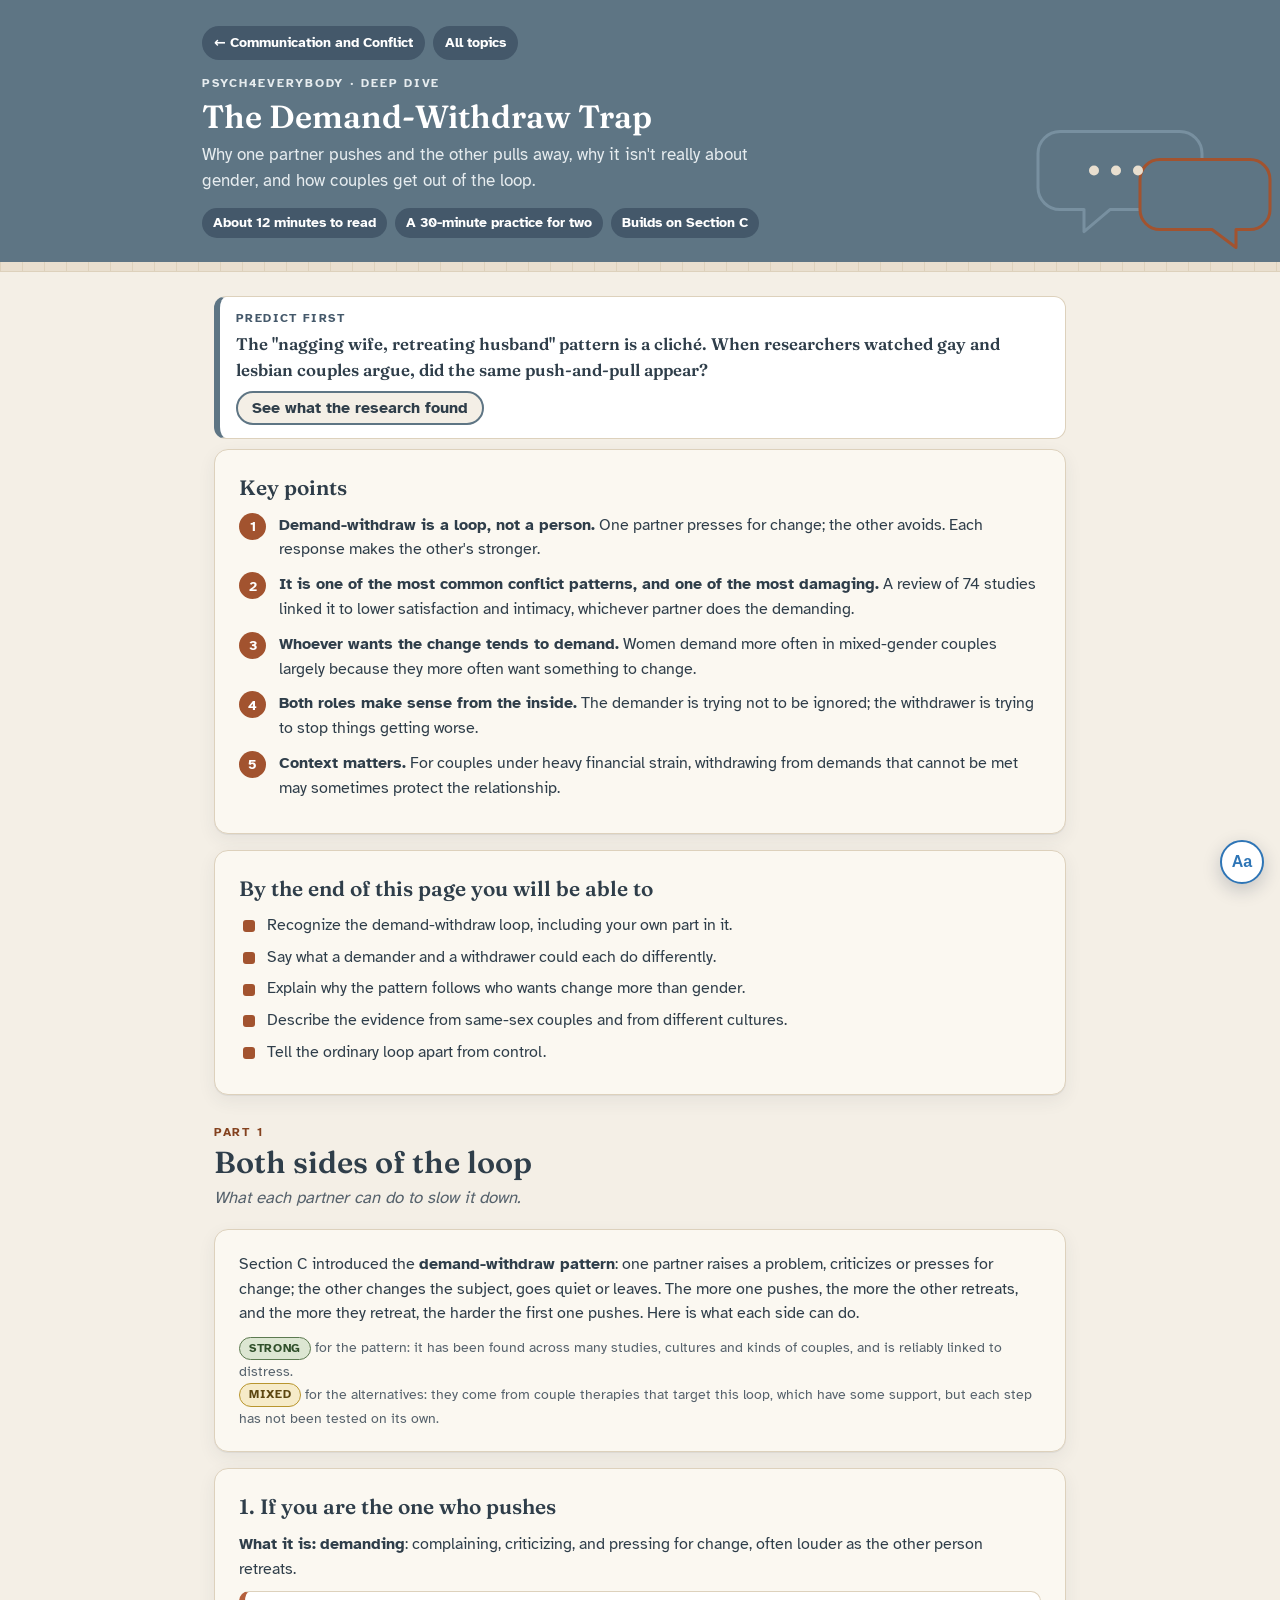
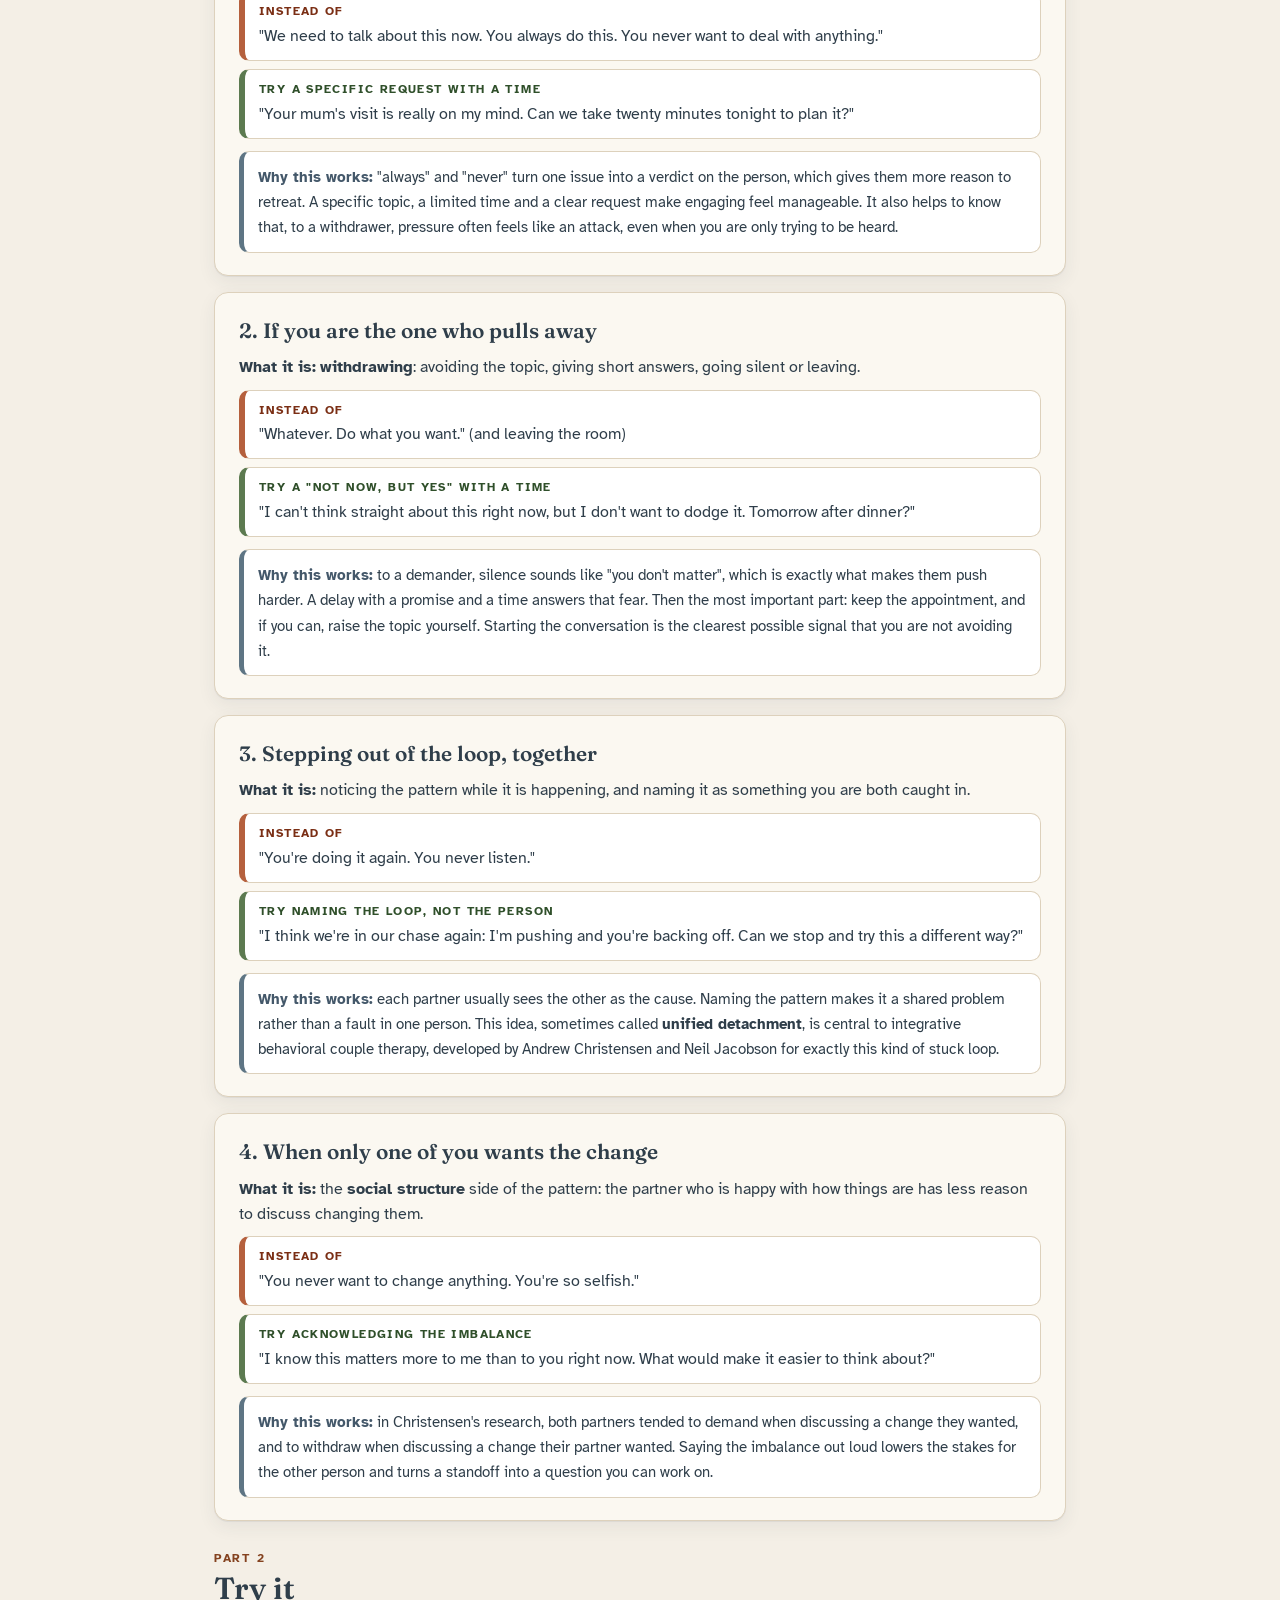
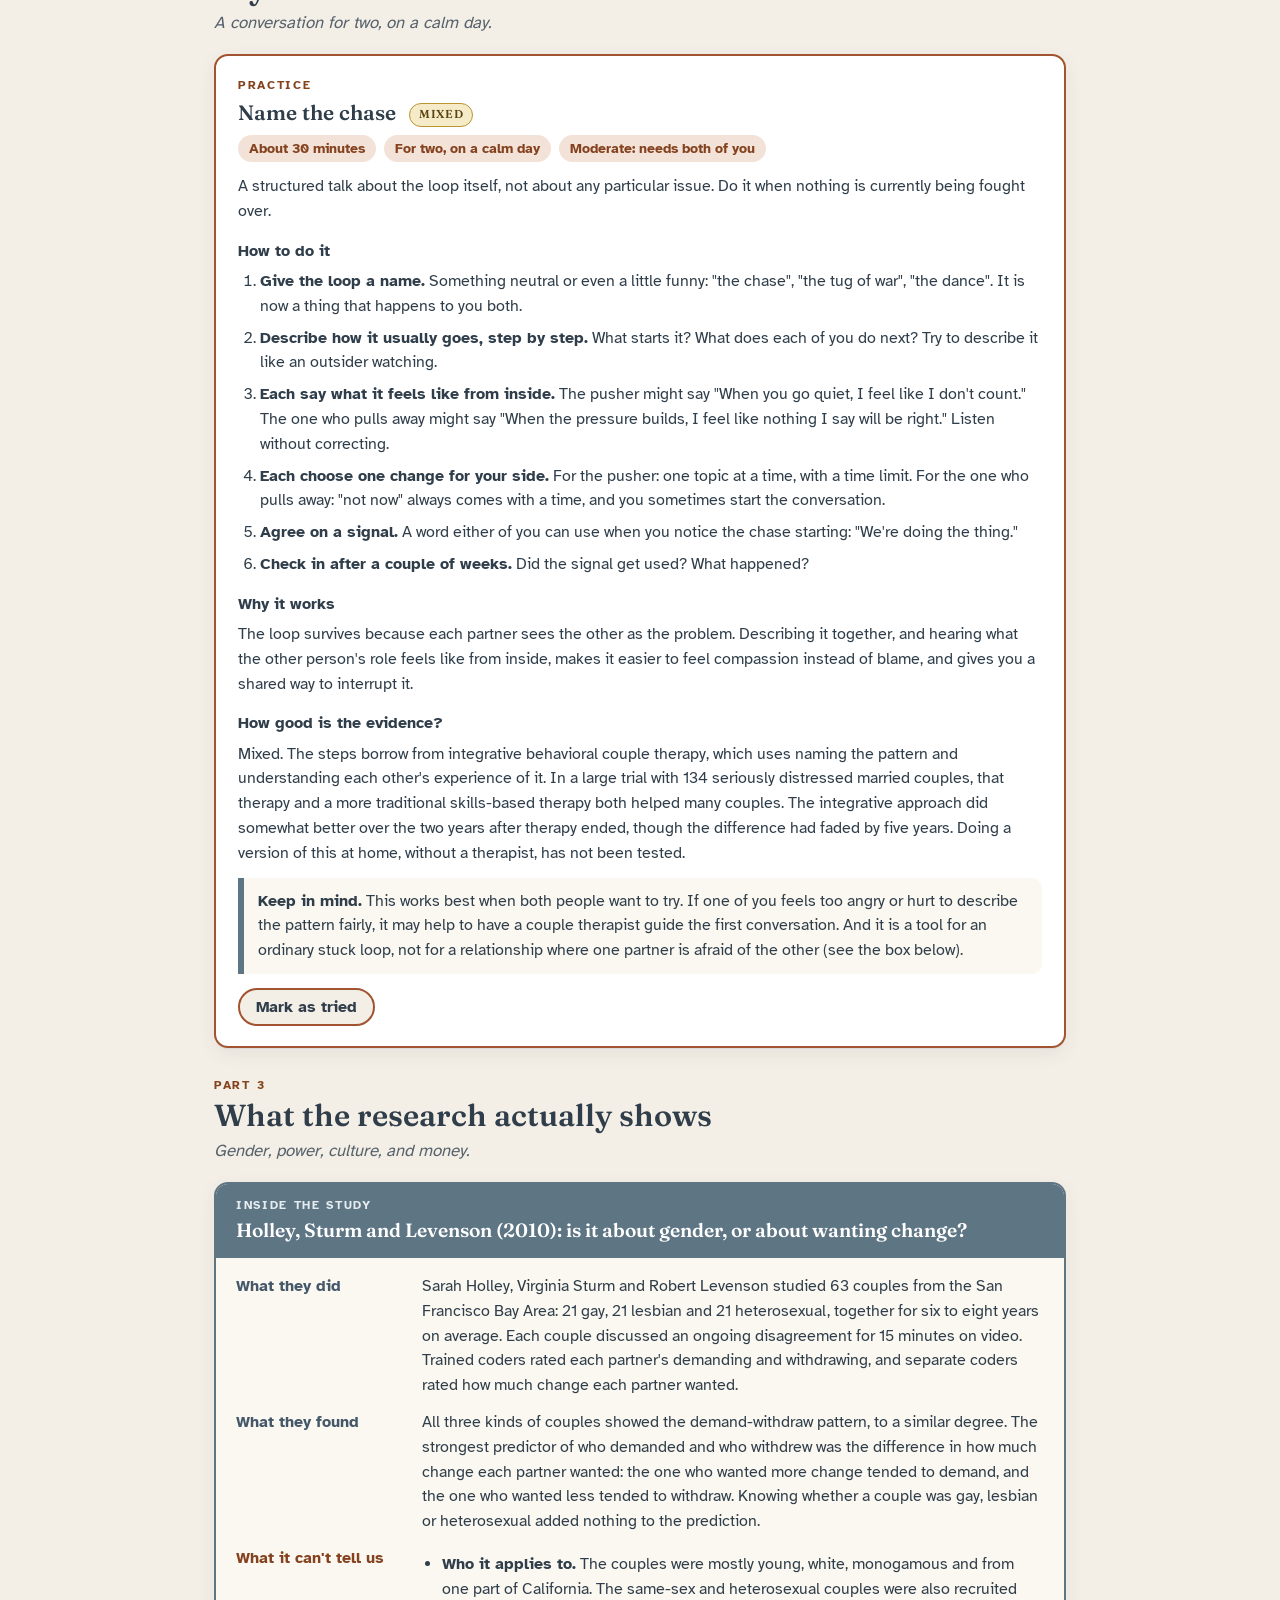
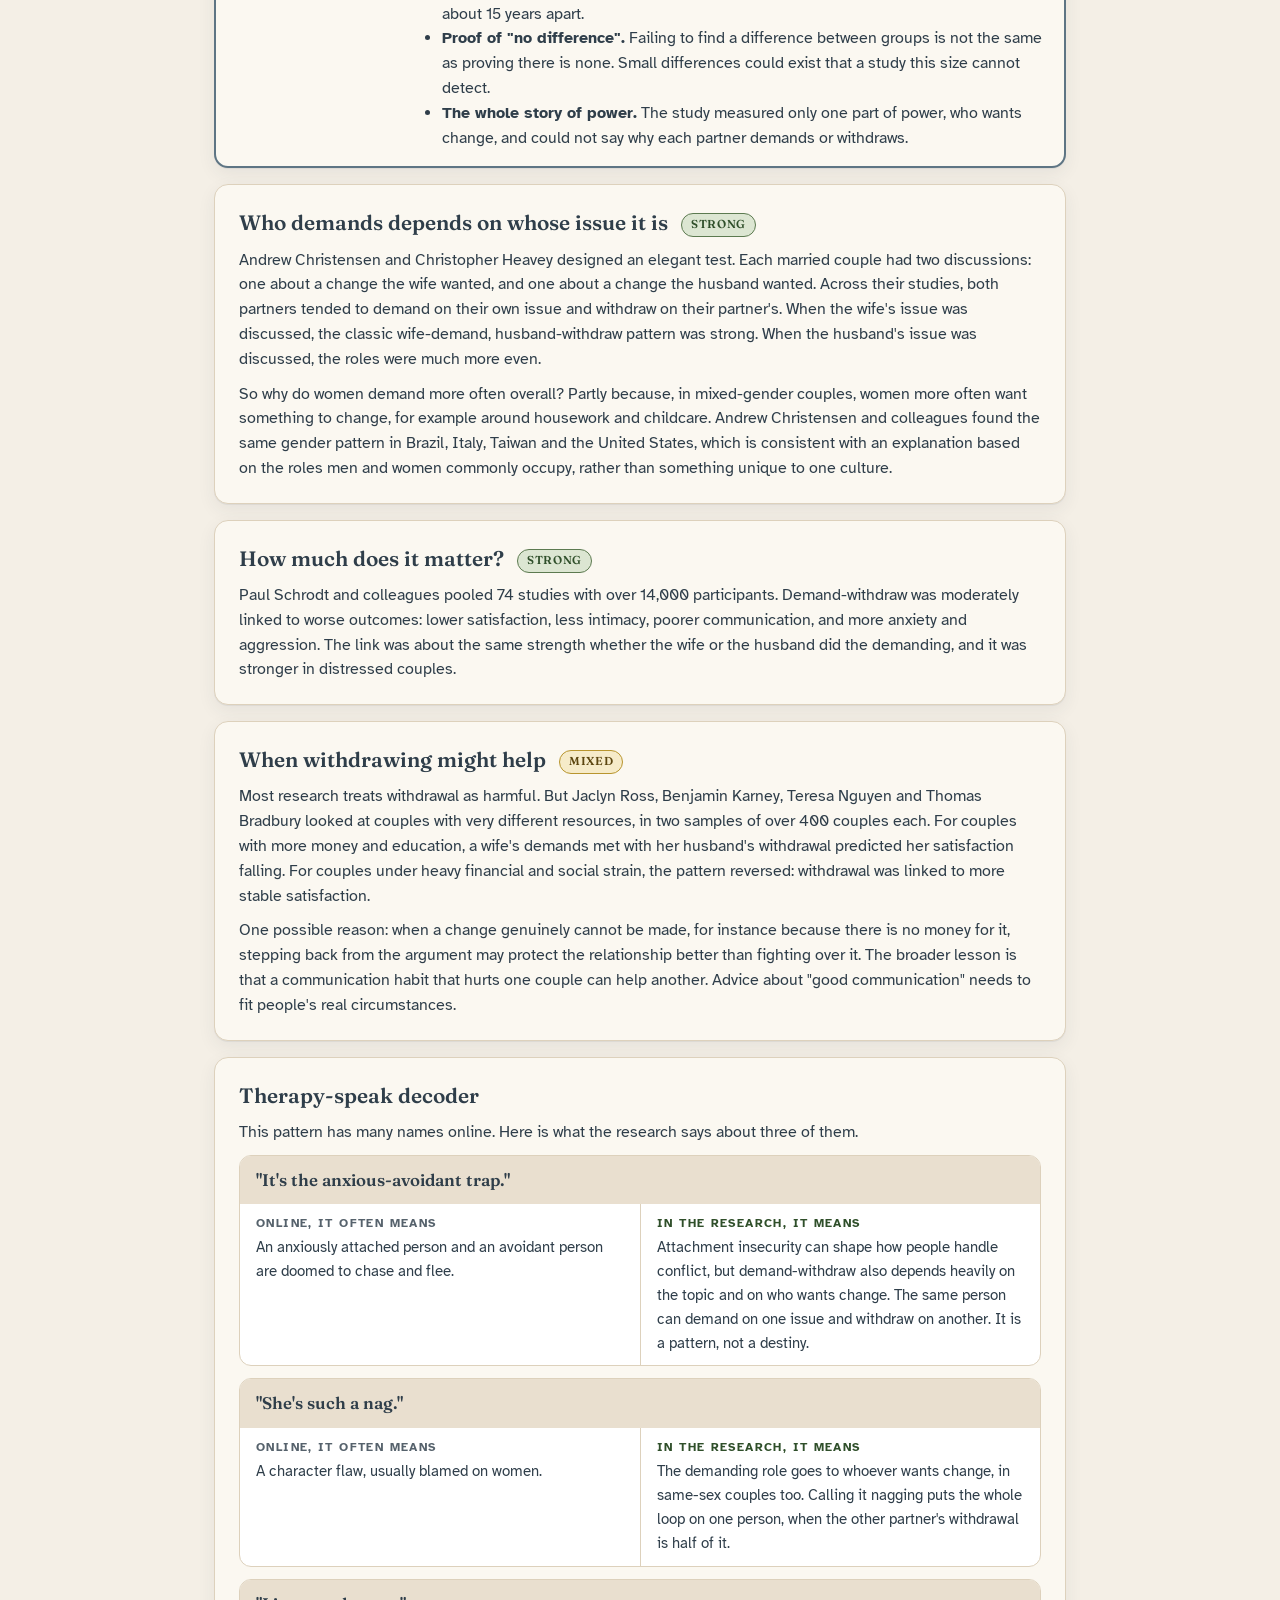
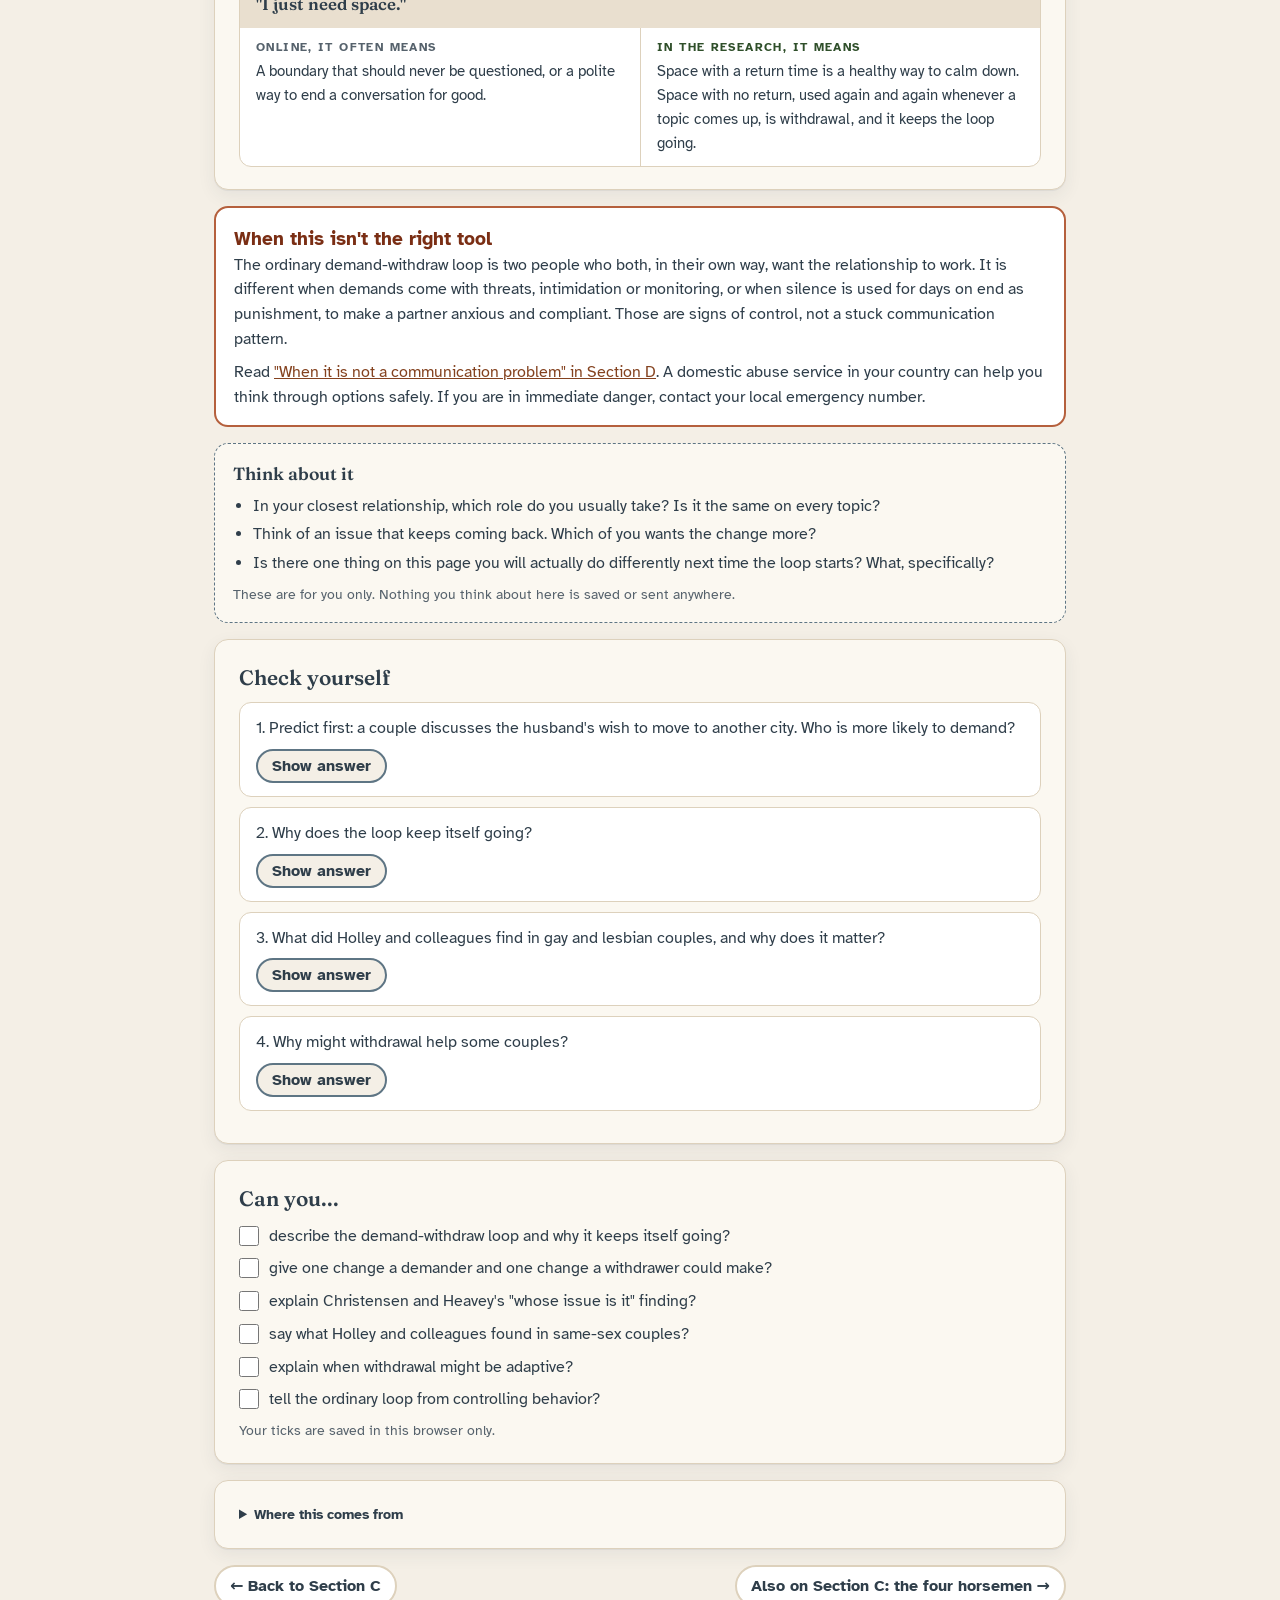
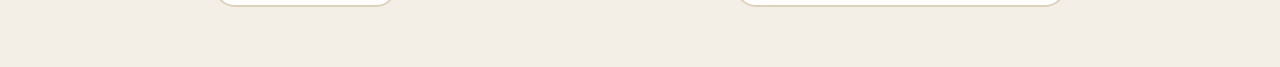
<file: demand-withdraw.html>
<!DOCTYPE html>
<html lang="en">
<head>
<meta charset="UTF-8">
<meta name="viewport" content="width=device-width, initial-scale=1.0">
<title>The Demand-Withdraw Trap | Psych4Everybody</title>
<link rel="canonical" href="https://psych4everybody.github.io/psych4everybody/demand-withdraw.html">
<meta property="og:type" content="article">
<meta property="og:title" content="The Demand-Withdraw Trap | Psych4Everybody">
<meta property="og:description" content="Why one partner pushes and the other pulls away, why it isn't really about gender, and how couples get out of the loop.">
<meta property="og:url" content="https://psych4everybody.github.io/psych4everybody/demand-withdraw.html">
<meta name="description" content="Why one partner pushes and the other pulls away, why it isn't really about gender, and how couples get out of the loop. A free, plain-language deep dive for adults.">
<link rel="stylesheet" href="assets/style.css">
<link rel="stylesheet" href="assets/dark.css">
<link rel="stylesheet" href="assets/p4e.css">
<script src="assets/settings.js" data-dark></script>
</head>
<body>

<header class="site-header">
  <svg class="bubbles" viewBox="0 0 420 170" preserveAspectRatio="xMaxYMax meet" aria-hidden="true">
    <g fill="none" stroke-width="3" stroke-linejoin="round">
      <path d="M200 40h120a22 22 0 0 1 22 22v34a22 22 0 0 1-22 22h-70l-26 22v-22h-24a22 22 0 0 1-22-22V62a22 22 0 0 1 22-22z" stroke="#7890A0"/>
      <path d="M300 68h90a20 20 0 0 1 20 20v30a20 20 0 0 1-20 20h-14v18l-24-18h-52a20 20 0 0 1-20-20v-30a20 20 0 0 1 20-20z" stroke="#A2532F" fill="#5E7584"/>
    </g>
    <g fill="#E9DFCF"><circle cx="234" cy="79" r="5"/><circle cx="256" cy="79" r="5"/><circle cx="278" cy="79" r="5"/></g>
  </svg>
  <div class="inner">
    <div class="header-links">
      <a class="back-link" href="communication.html#c">&larr; Communication and Conflict</a>
      <a class="back-link" href="index.html">All topics</a>
    </div>
    <div class="eyebrow">Psych4Everybody &middot; Deep dive</div>
    <h1>The Demand-Withdraw Trap</h1>
    <p class="dek">Why one partner pushes and the other pulls away, why it isn't really about gender, and how couples get out of the loop.</p>
    <div class="stats"><span>About 12 minutes to read</span><span>A 30-minute practice for two</span><span>Builds on Section C</span></div>
  </div>
</header>
<div class="tile-strip"></div>

<section class="view" id="view-main">
<div class="notes">

  <div class="check-q predict">
    <p class="claim">The "nagging wife, retreating husband" pattern is a cliché. When researchers watched gay and lesbian couples argue, did the same push-and-pull appear?</p>
    <button class="reveal-btn" aria-expanded="false">See what the research found</button>
    <div class="check-a"><b>Yes, just as often.</b> Sarah Holley and colleagues found the pattern in gay, lesbian and heterosexual couples alike. The best predictor of who pushed and who pulled away was not gender, but which partner wanted more change.</div>
  </div>

  <div class="card">
    <h3>Key points</h3>
    <ol class="keypoints">
      <li><b>Demand-withdraw is a loop, not a person.</b> One partner presses for change; the other avoids. Each response makes the other's stronger.</li>
      <li><b>It is one of the most common conflict patterns, and one of the most damaging.</b> A review of 74 studies linked it to lower satisfaction and intimacy, whichever partner does the demanding.</li>
      <li><b>Whoever wants the change tends to demand.</b> Women demand more often in mixed-gender couples largely because they more often want something to change.</li>
      <li><b>Both roles make sense from the inside.</b> The demander is trying not to be ignored; the withdrawer is trying to stop things getting worse.</li>
      <li><b>Context matters.</b> For couples under heavy financial strain, withdrawing from demands that cannot be met may sometimes protect the relationship.</li>
    </ol>
  </div>

  <div class="card">
    <h3>By the end of this page you will be able to</h3>
    <ul class="can-do">
      <li>Recognize the demand-withdraw loop, including your own part in it.</li>
      <li>Say what a demander and a withdrawer could each do differently.</li>
      <li>Explain why the pattern follows who wants change more than gender.</li>
      <li>Describe the evidence from same-sex couples and from different cultures.</li>
      <li>Tell the ordinary loop apart from control.</li>
    </ul>
  </div>

  <!-- ================= PART 1 ================= -->
  <div class="sec-head" style="margin-top:28px;"><div class="tag">Part 1</div><h2>Both sides of the loop</h2><div class="q">What each partner can do to slow it down.</div></div>

  <div class="card">
    <p>Section C introduced the <b>demand-withdraw pattern</b>: one partner raises a problem, criticizes or presses for change; the other changes the subject, goes quiet or leaves. The more one pushes, the more the other retreats, and the more they retreat, the harder the first one pushes. Here is what each side can do.</p>
    <p class="ev-note"><span class="ev strong" style="margin-left:0;">Strong</span> for the pattern: it has been found across many studies, cultures and kinds of couples, and is reliably linked to distress.<br>
    <span class="ev mixed" style="margin-left:0;">Mixed</span> for the alternatives: they come from couple therapies that target this loop, which have some support, but each step has not been tested on its own.</p>
  </div>

  <div class="card">
    <h3>1. If you are the one who pushes</h3>
    <p><b>What it is:</b> <b>demanding</b>: complaining, criticizing, and pressing for change, often louder as the other person retreats.</p>
    <div class="script">
      <div class="line instead"><span class="lbl">Instead of</span>"We need to talk about this now. You always do this. You never want to deal with anything."</div>
      <div class="line try"><span class="lbl">Try a specific request with a time</span>"Your mum's visit is really on my mind. Can we take twenty minutes tonight to plan it?"</div>
    </div>
    <p class="why"><b>Why this works:</b> "always" and "never" turn one issue into a verdict on the person, which gives them more reason to retreat. A specific topic, a limited time and a clear request make engaging feel manageable. It also helps to know that, to a withdrawer, pressure often feels like an attack, even when you are only trying to be heard.</p>
  </div>

  <div class="card">
    <h3>2. If you are the one who pulls away</h3>
    <p><b>What it is:</b> <b>withdrawing</b>: avoiding the topic, giving short answers, going silent or leaving.</p>
    <div class="script">
      <div class="line instead"><span class="lbl">Instead of</span>"Whatever. Do what you want." (and leaving the room)</div>
      <div class="line try"><span class="lbl">Try a "not now, but yes" with a time</span>"I can't think straight about this right now, but I don't want to dodge it. Tomorrow after dinner?"</div>
    </div>
    <p class="why"><b>Why this works:</b> to a demander, silence sounds like "you don't matter", which is exactly what makes them push harder. A delay with a promise and a time answers that fear. Then the most important part: keep the appointment, and if you can, raise the topic yourself. Starting the conversation is the clearest possible signal that you are not avoiding it.</p>
  </div>

  <div class="card">
    <h3>3. Stepping out of the loop, together</h3>
    <p><b>What it is:</b> noticing the pattern while it is happening, and naming it as something you are both caught in.</p>
    <div class="script">
      <div class="line instead"><span class="lbl">Instead of</span>"You're doing it again. You never listen."</div>
      <div class="line try"><span class="lbl">Try naming the loop, not the person</span>"I think we're in our chase again: I'm pushing and you're backing off. Can we stop and try this a different way?"</div>
    </div>
    <p class="why"><b>Why this works:</b> each partner usually sees the other as the cause. Naming the pattern makes it a shared problem rather than a fault in one person. This idea, sometimes called <b>unified detachment</b>, is central to integrative behavioral couple therapy, developed by Andrew Christensen and Neil Jacobson for exactly this kind of stuck loop.</p>
  </div>

  <div class="card">
    <h3>4. When only one of you wants the change</h3>
    <p><b>What it is:</b> the <b>social structure</b> side of the pattern: the partner who is happy with how things are has less reason to discuss changing them.</p>
    <div class="script">
      <div class="line instead"><span class="lbl">Instead of</span>"You never want to change anything. You're so selfish."</div>
      <div class="line try"><span class="lbl">Try acknowledging the imbalance</span>"I know this matters more to me than to you right now. What would make it easier to think about?"</div>
    </div>
    <p class="why"><b>Why this works:</b> in Christensen's research, both partners tended to demand when discussing a change they wanted, and to withdraw when discussing a change their partner wanted. Saying the imbalance out loud lowers the stakes for the other person and turns a standoff into a question you can work on.</p>
  </div>

  <!-- ================= PART 2 ================= -->
  <div class="sec-head" style="margin-top:28px;"><div class="tag">Part 2</div><h2>Try it</h2><div class="q">A conversation for two, on a calm day.</div></div>

  <div class="practice">
    <div class="kicker">Practice</div>
    <h3>Name the chase <span class="ev mixed">Mixed</span></h3>
    <div class="meta"><span>About 30 minutes</span><span>For two, on a calm day</span><span>Moderate: needs both of you</span></div>
    <p>A structured talk about the loop itself, not about any particular issue. Do it when nothing is currently being fought over.</p>
    <h4>How to do it</h4>
    <ol class="do">
      <li><b>Give the loop a name.</b> Something neutral or even a little funny: "the chase", "the tug of war", "the dance". It is now a thing that happens to you both.</li>
      <li><b>Describe how it usually goes, step by step.</b> What starts it? What does each of you do next? Try to describe it like an outsider watching.</li>
      <li><b>Each say what it feels like from inside.</b> The pusher might say "When you go quiet, I feel like I don't count." The one who pulls away might say "When the pressure builds, I feel like nothing I say will be right." Listen without correcting.</li>
      <li><b>Each choose one change for your side.</b> For the pusher: one topic at a time, with a time limit. For the one who pulls away: "not now" always comes with a time, and you sometimes start the conversation.</li>
      <li><b>Agree on a signal.</b> A word either of you can use when you notice the chase starting: "We're doing the thing."</li>
      <li><b>Check in after a couple of weeks.</b> Did the signal get used? What happened?</li>
    </ol>
    <h4>Why it works</h4>
    <p>The loop survives because each partner sees the other as the problem. Describing it together, and hearing what the other person's role feels like from inside, makes it easier to feel compassion instead of blame, and gives you a shared way to interrupt it.</p>
    <h4>How good is the evidence?</h4>
    <p>Mixed. The steps borrow from integrative behavioral couple therapy, which uses naming the pattern and understanding each other's experience of it. In a large trial with 134 seriously distressed married couples, that therapy and a more traditional skills-based therapy both helped many couples. The integrative approach did somewhat better over the two years after therapy ended, though the difference had faded by five years. Doing a version of this at home, without a therapist, has not been tested.</p>
    <div class="keep"><b>Keep in mind.</b> This works best when both people want to try. If one of you feels too angry or hurt to describe the pattern fairly, it may help to have a couple therapist guide the first conversation. And it is a tool for an ordinary stuck loop, not for a relationship where one partner is afraid of the other (see the box below).</div>
    <button class="tried-btn" data-tried="name-the-chase" aria-pressed="false">Mark as tried</button>
  </div>

  <!-- ================= PART 3 ================= -->
  <div class="sec-head" style="margin-top:28px;"><div class="tag">Part 3</div><h2>What the research actually shows</h2><div class="q">Gender, power, culture, and money.</div></div>

  <div class="study">
    <div class="study-head">
      <div class="kicker">Inside the study</div>
      <h3>Holley, Sturm and Levenson (2010): is it about gender, or about wanting change?</h3>
    </div>
    <div class="study-body">
      <dl>
        <dt>What they did</dt>
        <dd><p>Sarah Holley, Virginia Sturm and Robert Levenson studied 63 couples from the San Francisco Bay Area: 21 gay, 21 lesbian and 21 heterosexual, together for six to eight years on average. Each couple discussed an ongoing disagreement for 15 minutes on video. Trained coders rated each partner's demanding and withdrawing, and separate coders rated how much change each partner wanted.</p></dd>
        <dt>What they found</dt>
        <dd><p>All three kinds of couples showed the demand-withdraw pattern, to a similar degree. The strongest predictor of who demanded and who withdrew was the difference in how much change each partner wanted: the one who wanted more change tended to demand, and the one who wanted less tended to withdraw. Knowing whether a couple was gay, lesbian or heterosexual added nothing to the prediction.</p></dd>
        <dt class="cant">What it can't tell us</dt>
        <dd>
          <ul>
            <li><b>Who it applies to.</b> The couples were mostly young, white, monogamous and from one part of California. The same-sex and heterosexual couples were also recruited about 15 years apart.</li>
            <li><b>Proof of "no difference".</b> Failing to find a difference between groups is not the same as proving there is none. Small differences could exist that a study this size cannot detect.</li>
            <li><b>The whole story of power.</b> The study measured only one part of power, who wants change, and could not say why each partner demands or withdraws.</li>
          </ul>
        </dd>
      </dl>
    </div>
  </div>

  <div class="card">
    <h3>Who demands depends on whose issue it is <span class="ev strong">Strong</span></h3>
    <p>Andrew Christensen and Christopher Heavey designed an elegant test. Each married couple had two discussions: one about a change the wife wanted, and one about a change the husband wanted. Across their studies, both partners tended to demand on their own issue and withdraw on their partner's. When the wife's issue was discussed, the classic wife-demand, husband-withdraw pattern was strong. When the husband's issue was discussed, the roles were much more even.</p>
    <p>So why do women demand more often overall? Partly because, in mixed-gender couples, women more often want something to change, for example around housework and childcare. Andrew Christensen and colleagues found the same gender pattern in Brazil, Italy, Taiwan and the United States, which is consistent with an explanation based on the roles men and women commonly occupy, rather than something unique to one culture.</p>
  </div>

  <div class="card">
    <h3>How much does it matter? <span class="ev strong">Strong</span></h3>
    <p>Paul Schrodt and colleagues pooled 74 studies with over 14,000 participants. Demand-withdraw was moderately linked to worse outcomes: lower satisfaction, less intimacy, poorer communication, and more anxiety and aggression. The link was about the same strength whether the wife or the husband did the demanding, and it was stronger in distressed couples.</p>
  </div>

  <div class="card">
    <h3>When withdrawing might help <span class="ev mixed">Mixed</span></h3>
    <p>Most research treats withdrawal as harmful. But Jaclyn Ross, Benjamin Karney, Teresa Nguyen and Thomas Bradbury looked at couples with very different resources, in two samples of over 400 couples each. For couples with more money and education, a wife's demands met with her husband's withdrawal predicted her satisfaction falling. For couples under heavy financial and social strain, the pattern reversed: withdrawal was linked to more stable satisfaction.</p>
    <p>One possible reason: when a change genuinely cannot be made, for instance because there is no money for it, stepping back from the argument may protect the relationship better than fighting over it. The broader lesson is that a communication habit that hurts one couple can help another. Advice about "good communication" needs to fit people's real circumstances.</p>
  </div>

  <!-- ================= DECODER ================= -->
  <div class="card">
    <h3>Therapy-speak decoder</h3>
    <p>This pattern has many names online. Here is what the research says about three of them.</p>
    <div class="decoder">
      <div class="decode">
        <div class="phrase">"It's the anxious-avoidant trap."</div>
        <div class="cols">
          <div><span class="lbl">Online, it often means</span>An anxiously attached person and an avoidant person are doomed to chase and flee.</div>
          <div class="research"><span class="lbl">In the research, it means</span>Attachment insecurity can shape how people handle conflict, but demand-withdraw also depends heavily on the topic and on who wants change. The same person can demand on one issue and withdraw on another. It is a pattern, not a destiny.</div>
        </div>
      </div>
      <div class="decode">
        <div class="phrase">"She's such a nag."</div>
        <div class="cols">
          <div><span class="lbl">Online, it often means</span>A character flaw, usually blamed on women.</div>
          <div class="research"><span class="lbl">In the research, it means</span>The demanding role goes to whoever wants change, in same-sex couples too. Calling it nagging puts the whole loop on one person, when the other partner's withdrawal is half of it.</div>
        </div>
      </div>
      <div class="decode">
        <div class="phrase">"I just need space."</div>
        <div class="cols">
          <div><span class="lbl">Online, it often means</span>A boundary that should never be questioned, or a polite way to end a conversation for good.</div>
          <div class="research"><span class="lbl">In the research, it means</span>Space with a return time is a healthy way to calm down. Space with no return, used again and again whenever a topic comes up, is withdrawal, and it keeps the loop going.</div>
        </div>
      </div>
    </div>
  </div>

  <!-- ================= SAFETY ================= -->
  <div class="safety">
    <h3>When this isn't the right tool</h3>
    <p>The ordinary demand-withdraw loop is two people who both, in their own way, want the relationship to work. It is different when demands come with threats, intimidation or monitoring, or when silence is used for days on end as punishment, to make a partner anxious and compliant. Those are signs of control, not a stuck communication pattern.</p>
    <p>Read <a href="communication.html#d">"When it is not a communication problem" in Section D</a>. A domestic abuse service in your country can help you think through options safely. If you are in immediate danger, contact your local emergency number.</p>
  </div>

  <!-- ================= REFLECT, CHECK, SOURCES ================= -->
  <div class="reflect">
    <h3>Think about it</h3>
    <ul>
      <li>In your closest relationship, which role do you usually take? Is it the same on every topic?</li>
      <li>Think of an issue that keeps coming back. Which of you wants the change more?</li>
      <li>Is there one thing on this page you will actually do differently next time the loop starts? What, specifically?</li>
    </ul>
    <p class="small">These are for you only. Nothing you think about here is saved or sent anywhere.</p>
  </div>

  <div class="card">
    <h3>Check yourself</h3>
    <div class="check-q"><p>1. Predict first: a couple discusses the husband's wish to move to another city. Who is more likely to demand?</p><button class="reveal-btn" aria-expanded="false">Show answer</button><div class="check-a">The husband. Both men and women tend to demand on issues where they want the change, and withdraw on issues where their partner wants it.</div></div>
    <div class="check-q"><p>2. Why does the loop keep itself going?</p><button class="reveal-btn" aria-expanded="false">Show answer</button><div class="check-a">Each partner's response provokes more of the other's. Pushing makes withdrawing feel safer; withdrawing makes pushing feel necessary. And each partner tends to see the other as the cause.</div></div>
    <div class="check-q"><p>3. What did Holley and colleagues find in gay and lesbian couples, and why does it matter?</p><button class="reveal-btn" aria-expanded="false">Show answer</button><div class="check-a">The pattern appeared just as much as in heterosexual couples, and was best predicted by who wanted more change. That suggests the familiar gender pattern is mostly about wanting change and power, not about something built into men and women.</div></div>
    <div class="check-q"><p>4. Why might withdrawal help some couples?</p><button class="reveal-btn" aria-expanded="false">Show answer</button><div class="check-a">Ross and colleagues found that for couples under heavy financial strain, withdrawal from a partner's demands was linked to more stable satisfaction, perhaps because when a change cannot be made, stepping back protects the relationship better than fighting about it.</div></div>
  </div>

  <div class="card">
    <h3>Can you...</h3>
    <ul class="checklist" data-key="comm-dw">
      <li><label><input type="checkbox">describe the demand-withdraw loop and why it keeps itself going?</label></li>
      <li><label><input type="checkbox">give one change a demander and one change a withdrawer could make?</label></li>
      <li><label><input type="checkbox">explain Christensen and Heavey's "whose issue is it" finding?</label></li>
      <li><label><input type="checkbox">say what Holley and colleagues found in same-sex couples?</label></li>
      <li><label><input type="checkbox">explain when withdrawal might be adaptive?</label></li>
      <li><label><input type="checkbox">tell the ordinary loop from controlling behavior?</label></li>
    </ul>
    <div class="check-meta">Your ticks are saved in this browser only.</div>
  </div>

  <div class="card">
    <details class="sources"><summary>Where this comes from</summary>
      <ul>
        <li>Miller, R. S. (2022). <i>Intimate Relationships</i> (9th ed.), chapter 11. McGraw Hill.</li>
        <li>Erber, R., &amp; Erber, M. W. (2024). <i>Intimate Relationships: Issues, Theories, and Research</i> (4th ed.), chapter on conflict. Routledge.</li>
        <li>Christensen, A., &amp; Heavey, C. L. (1990). Gender and social structure in the demand/withdraw pattern of marital conflict. <i>Journal of Personality and Social Psychology, 59</i>(1), 73–81.</li>
        <li>Christensen, A., Atkins, D. C., Baucom, B., &amp; Yi, J. (2010). Marital status and satisfaction five years following a randomized clinical trial comparing traditional versus integrative behavioral couple therapy. <i>Journal of Consulting and Clinical Psychology, 78</i>(2), 225–235.</li>
        <li>Christensen, A., Eldridge, K., Catta-Preta, A. B., Lim, V. R., &amp; Santagata, R. (2006). Cross-cultural consistency of the demand/withdraw interaction pattern in couples. <i>Journal of Marriage and Family, 68</i>(4), 1029–1044.</li>
        <li>Heavey, C. L., Layne, C., &amp; Christensen, A. (1993). Gender and conflict structure in marital interaction: A replication and extension. <i>Journal of Consulting and Clinical Psychology, 61</i>(1), 16–27.</li>
        <li>Holley, S. R., Sturm, V. E., &amp; Levenson, R. W. (2010). Exploring the basis for gender differences in the demand-withdraw pattern. <i>Journal of Homosexuality, 57</i>(5), 666–684. <a href="https://pmc.ncbi.nlm.nih.gov/articles/PMC3014221">Free to read</a>.</li>
        <li>Jacobson, N. S., &amp; Christensen, A. (1998). <i>Acceptance and Change in Couple Therapy</i>. Norton.</li>
        <li>Ross, J. M., Karney, B. R., Nguyen, T. P., &amp; Bradbury, T. N. (2019). Communication that is maladaptive for middle-class couples is adaptive for socioeconomically disadvantaged couples. <i>Journal of Personality and Social Psychology, 116</i>(4), 582–597. <a href="https://pmc.ncbi.nlm.nih.gov/articles/PMC10626985">Free to read</a>.</li>
        <li>Schrodt, P., Witt, P. L., &amp; Shimkowski, J. R. (2014). A meta-analytical review of the demand/withdraw pattern of interaction and its associations with individual, relational, and communicative outcomes. <i>Communication Monographs, 81</i>(1).</li>
      </ul>
    </details>
  </div>

  <div class="next-sec"><a href="communication.html#c">&larr; Back to Section C</a><a href="four-horsemen.html">Also on Section C: the four horsemen &rarr;</a></div>
</div>
</section>

<script src="assets/notes.js"></script>
</body>
</html>
</file>
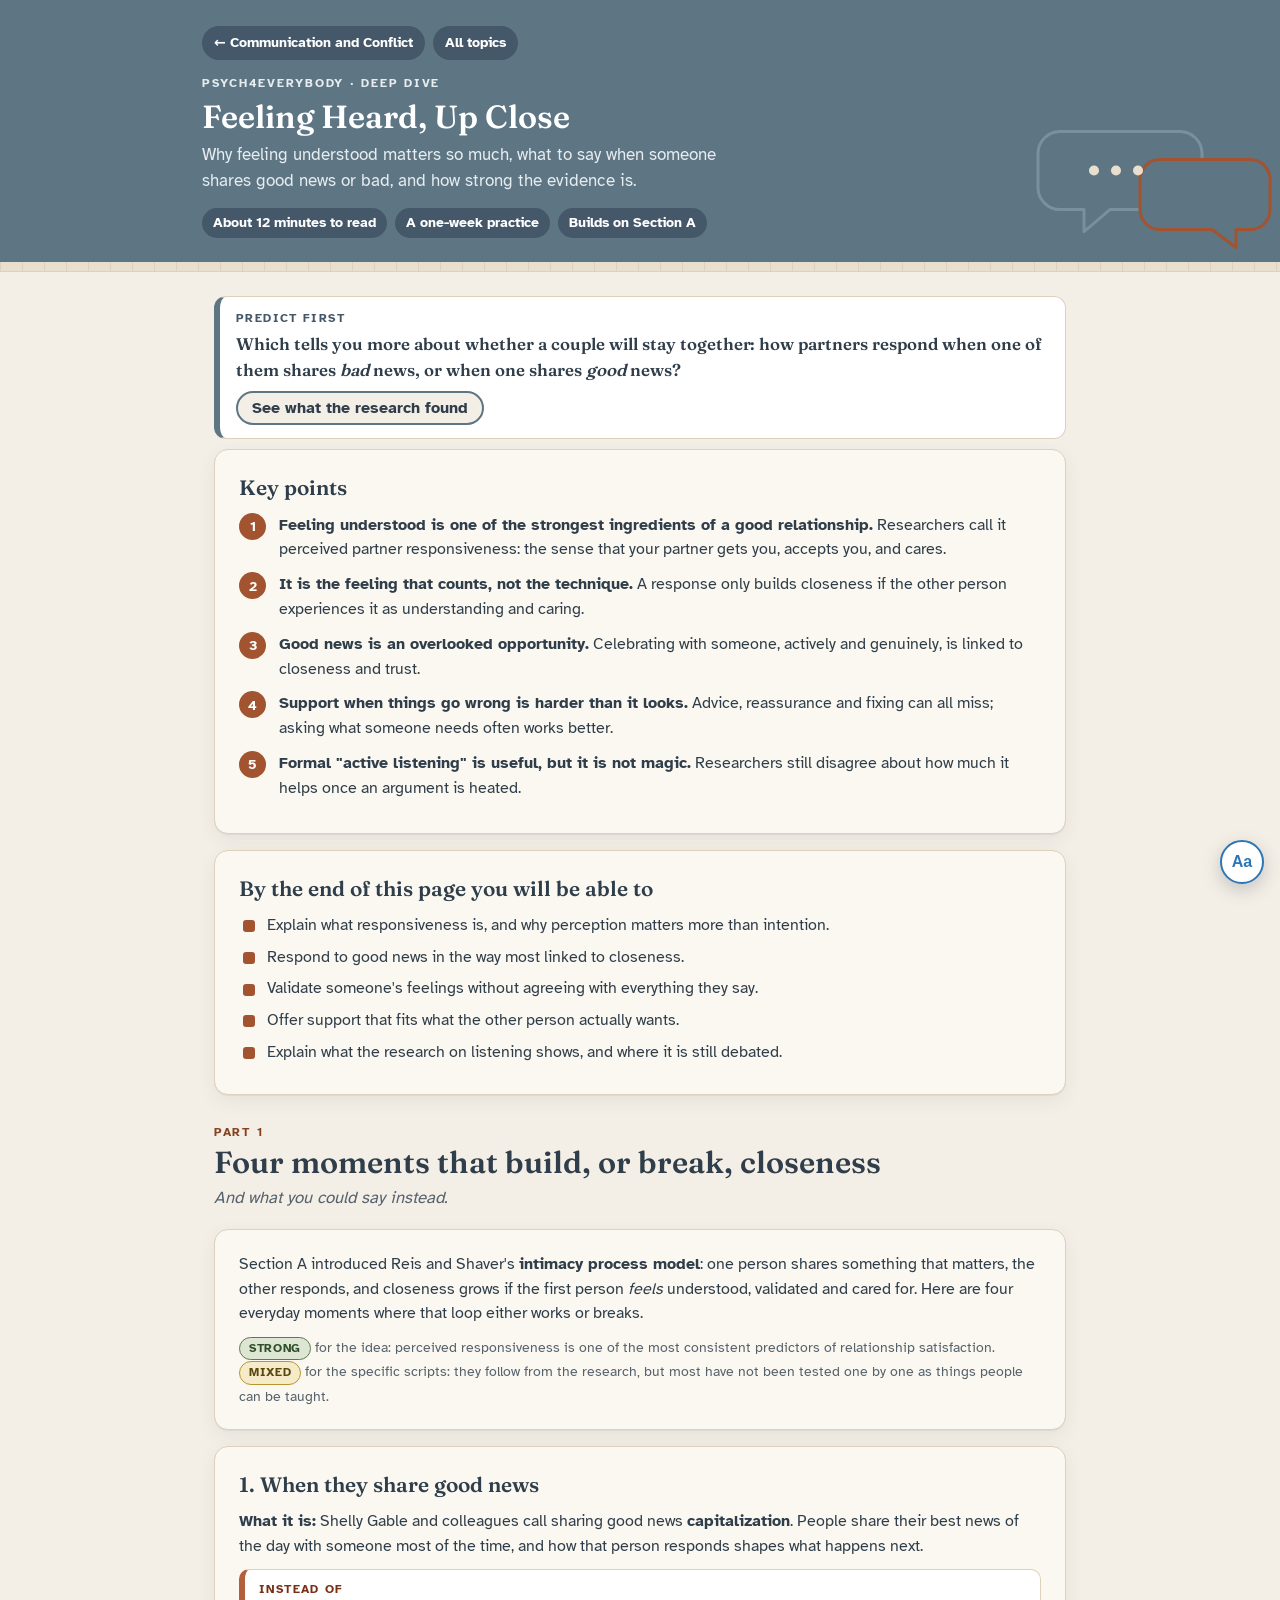
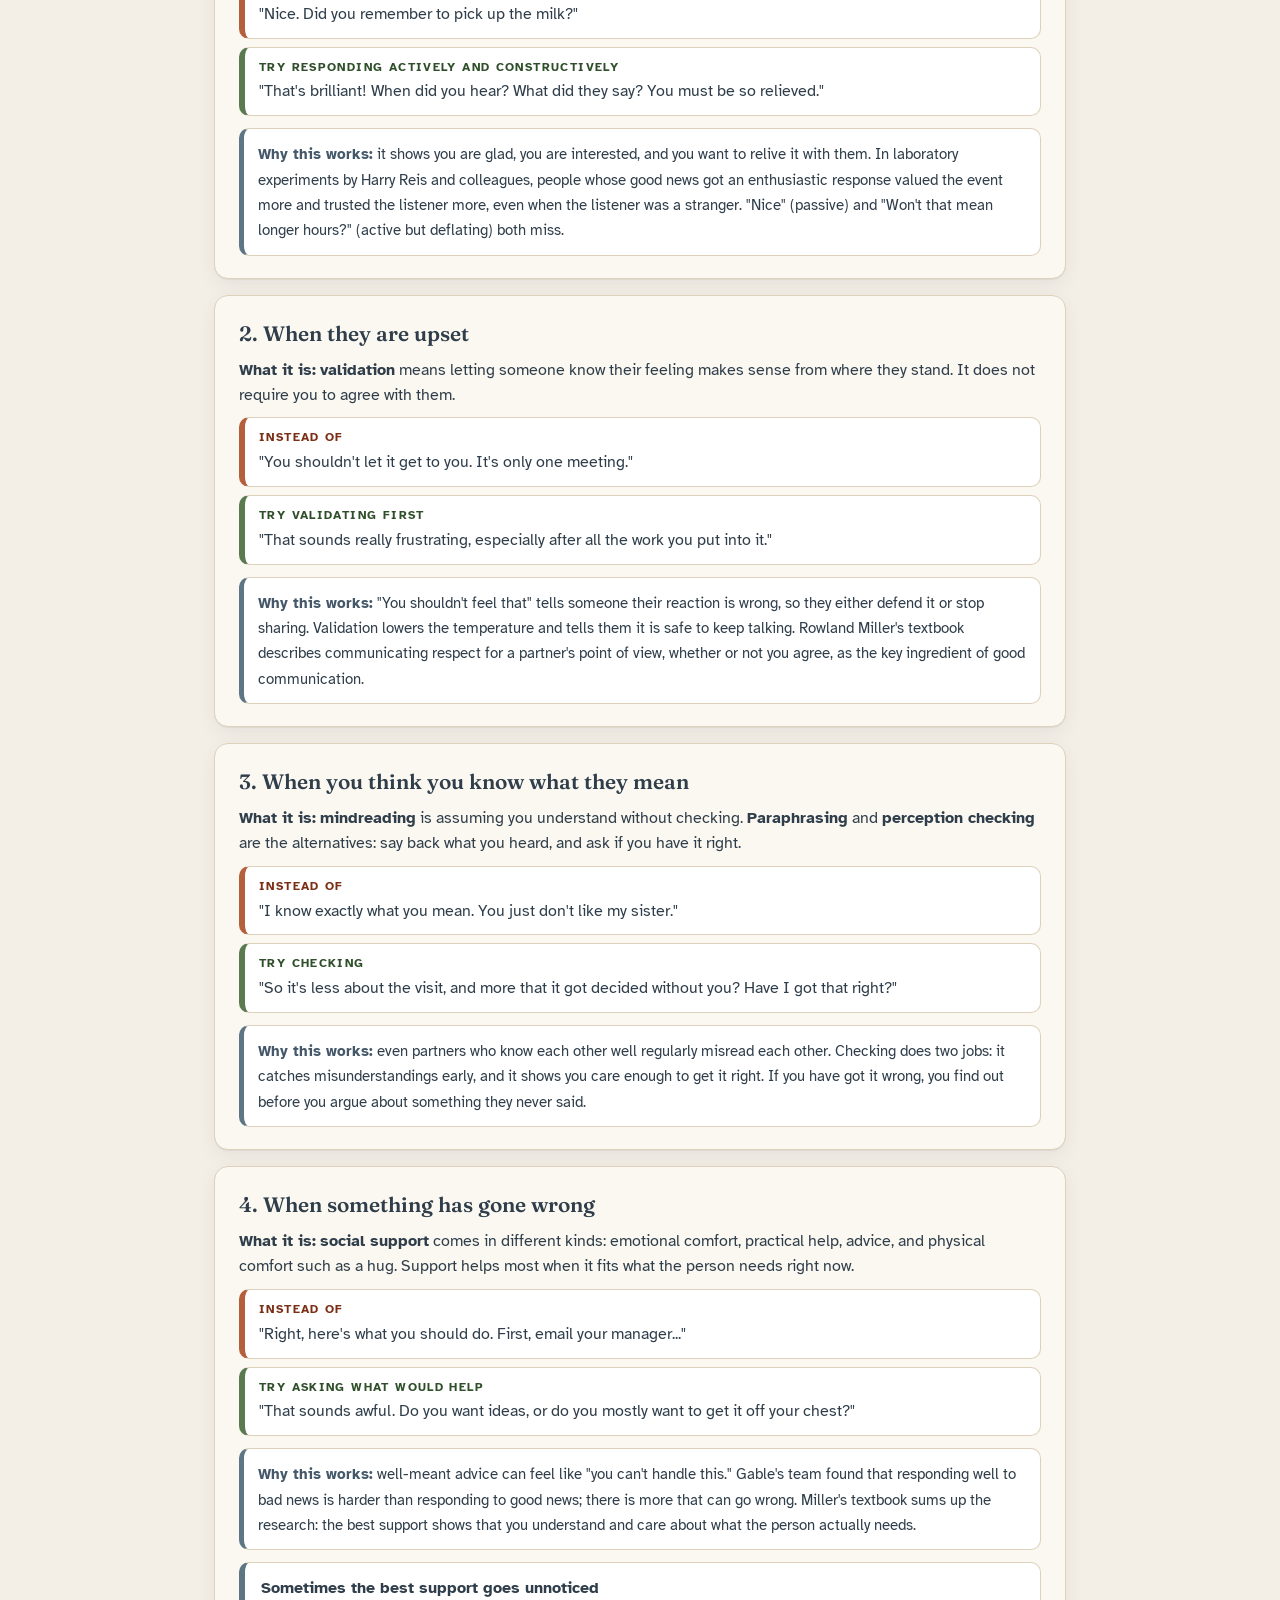
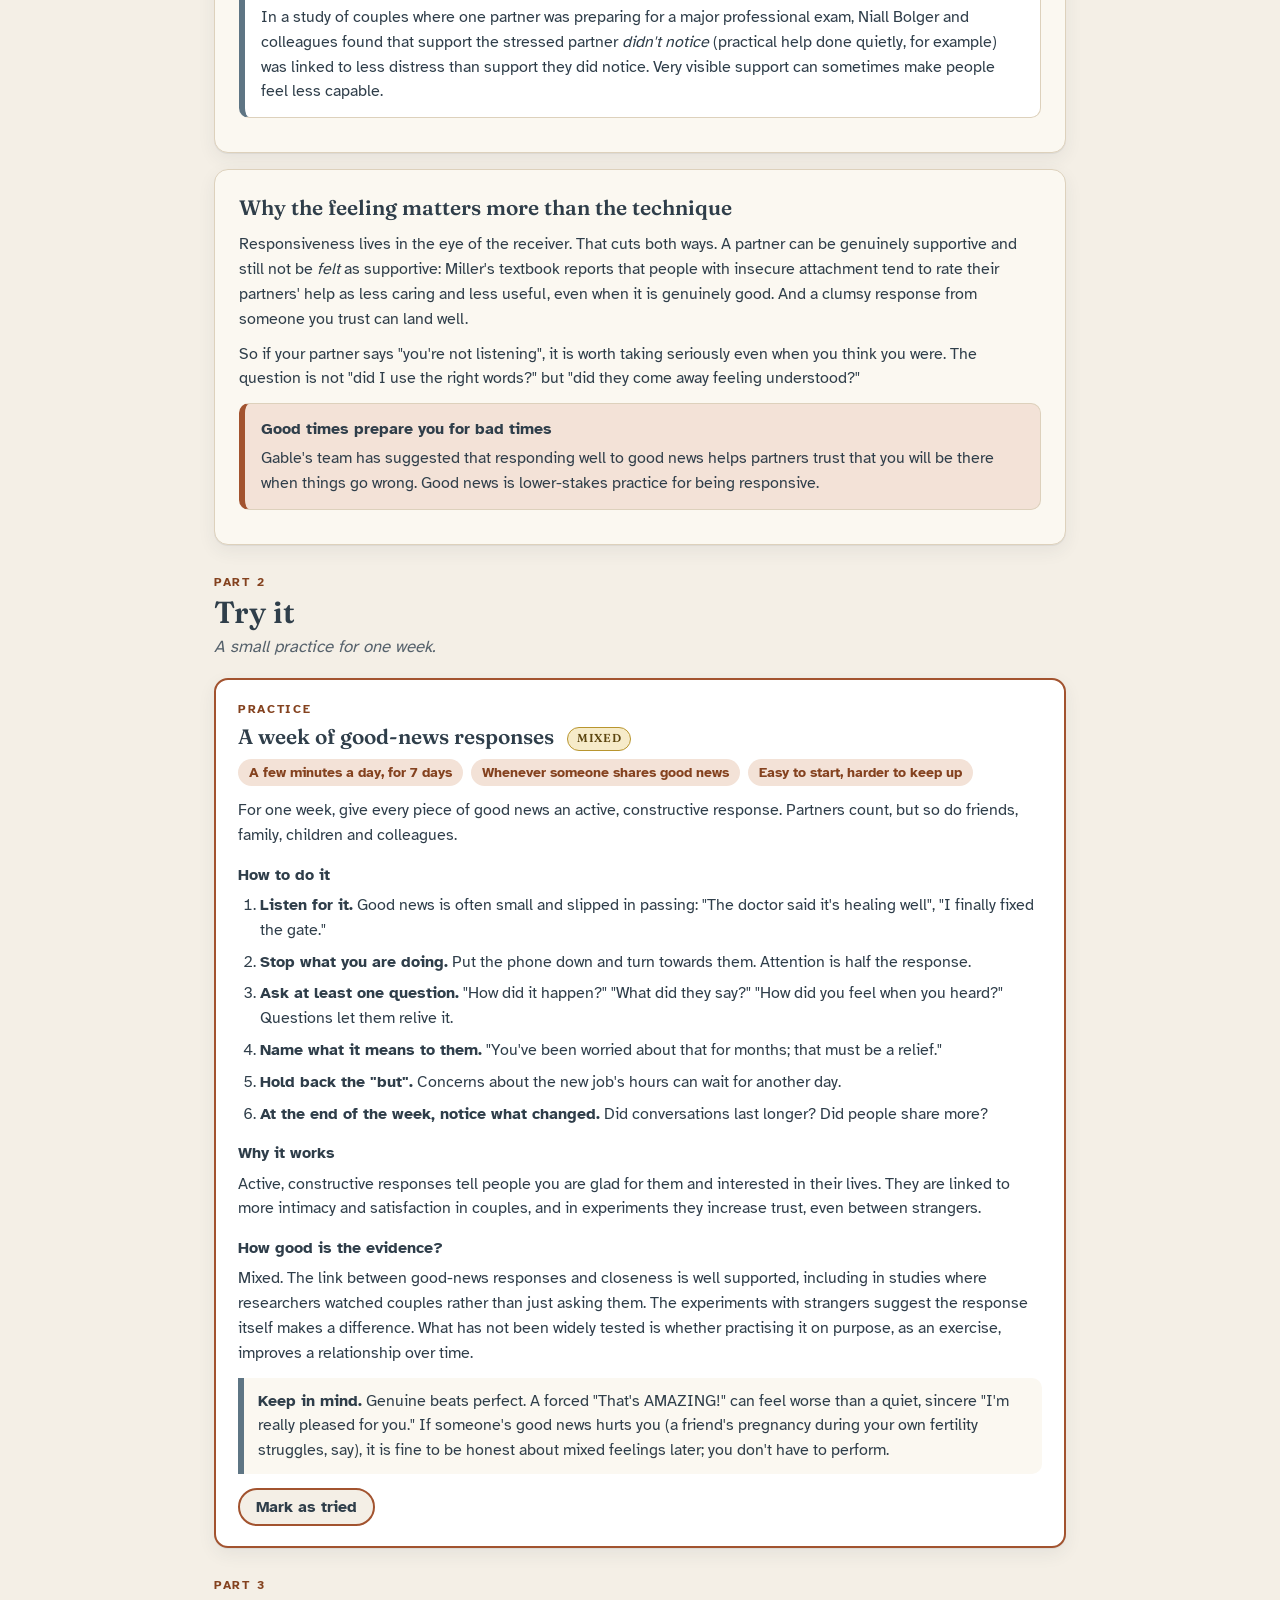
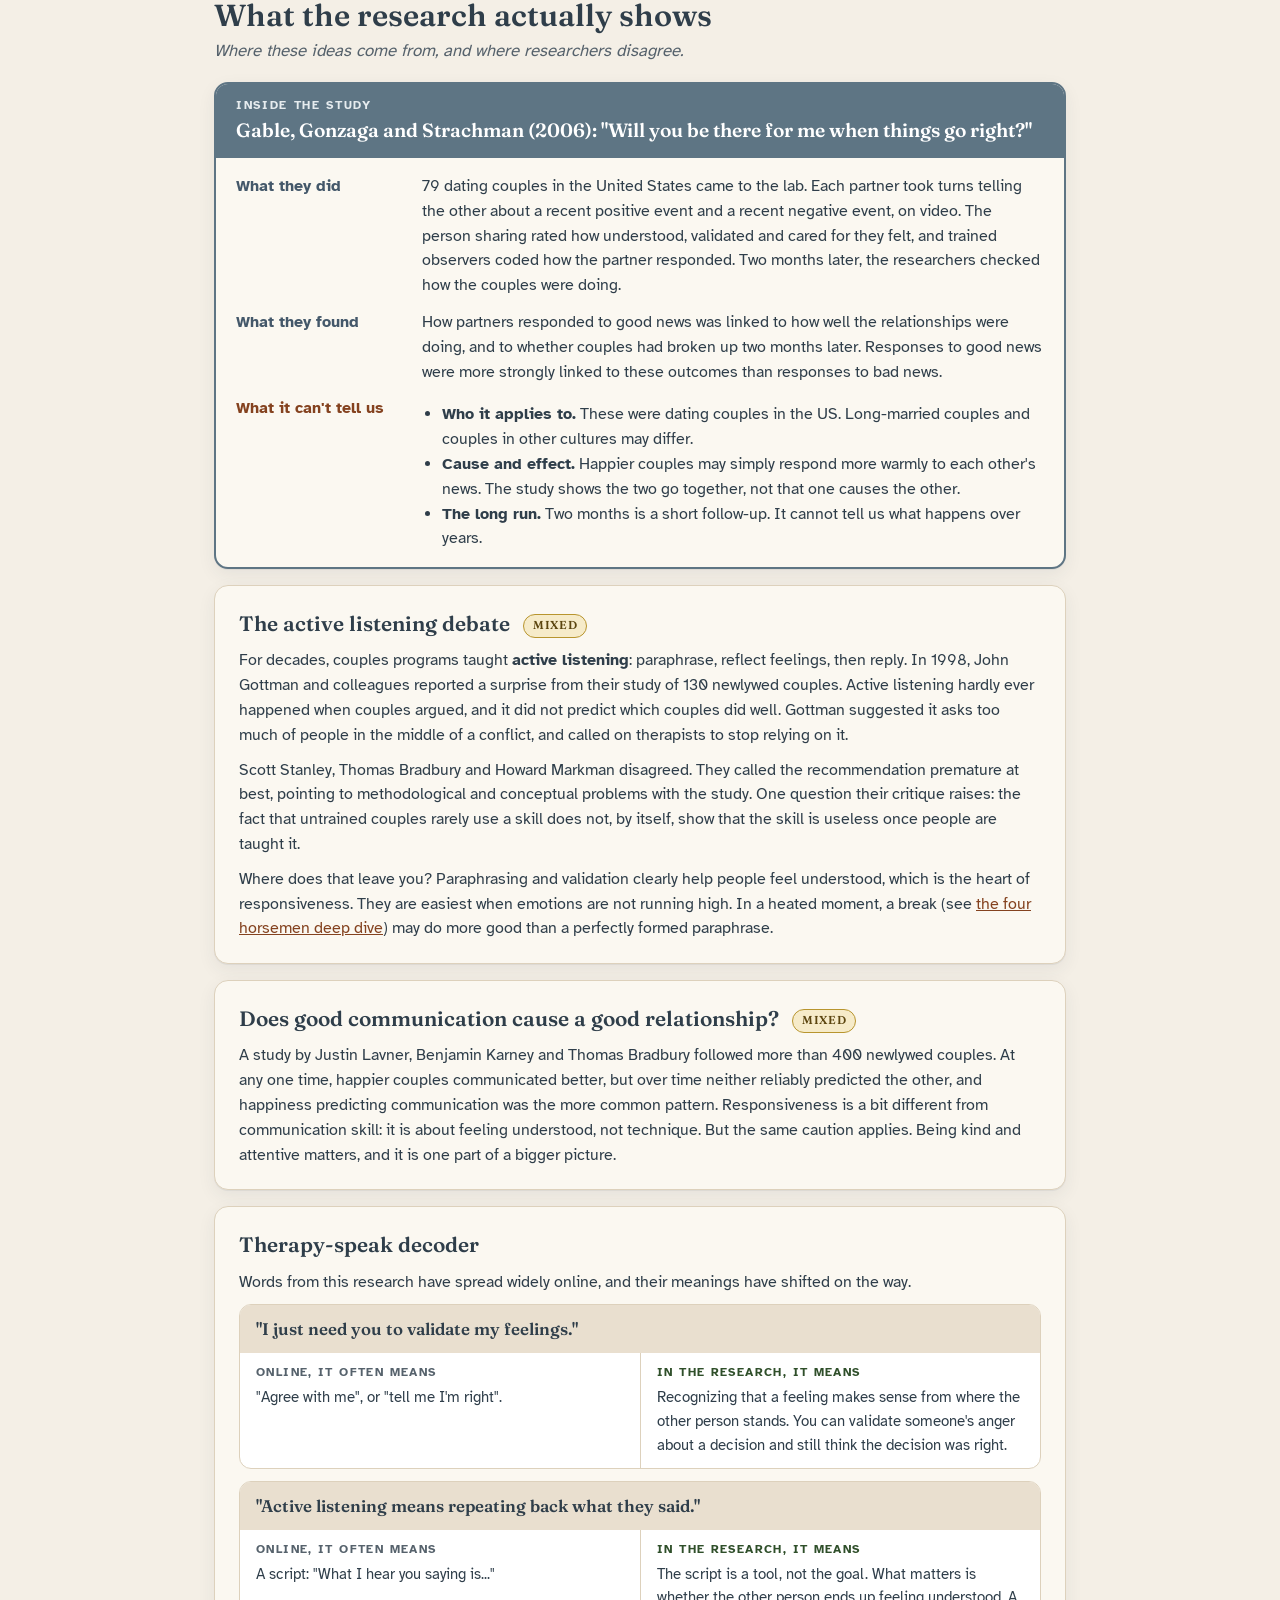
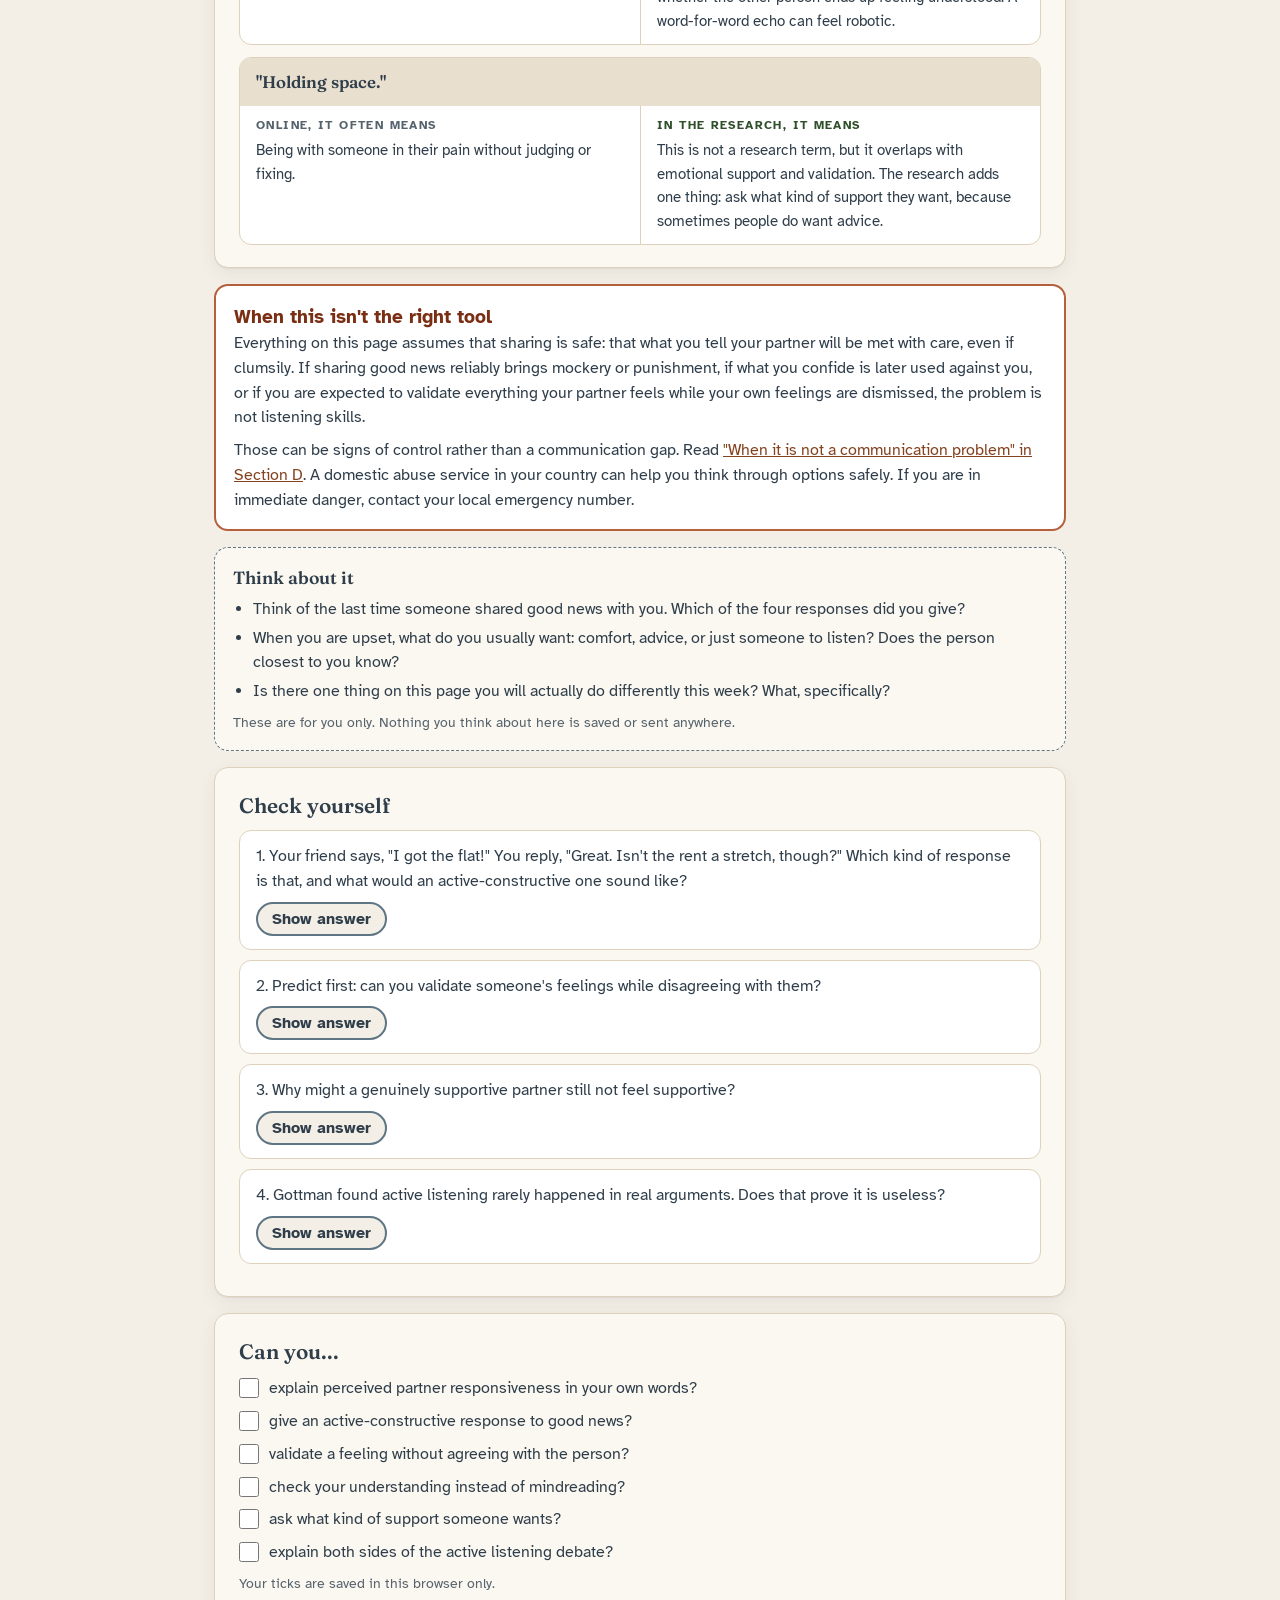
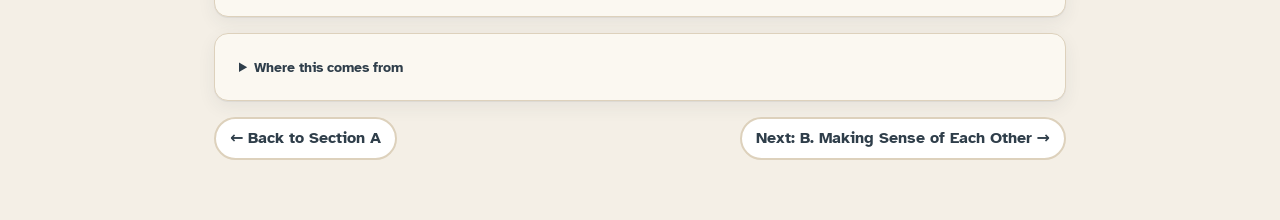
<file: feeling-heard.html>
<!DOCTYPE html>
<html lang="en">
<head>
<meta charset="UTF-8">
<meta name="viewport" content="width=device-width, initial-scale=1.0">
<title>Feeling Heard, Up Close | Psych4Everybody</title>
<link rel="canonical" href="https://psych4everybody.github.io/psych4everybody/feeling-heard.html">
<meta property="og:type" content="article">
<meta property="og:title" content="Feeling Heard, Up Close | Psych4Everybody">
<meta property="og:description" content="Why feeling understood matters so much, what to say when someone shares good news or bad, and how strong the evidence is.">
<meta property="og:url" content="https://psych4everybody.github.io/psych4everybody/feeling-heard.html">
<meta name="description" content="Why feeling understood matters so much, what to say when someone shares good news or bad, and how strong the evidence is. A free, plain-language deep dive for adults.">
<link rel="stylesheet" href="assets/style.css">
<link rel="stylesheet" href="assets/dark.css">
<link rel="stylesheet" href="assets/p4e.css">
<script src="assets/settings.js" data-dark></script>
</head>
<body>

<header class="site-header">
  <svg class="bubbles" viewBox="0 0 420 170" preserveAspectRatio="xMaxYMax meet" aria-hidden="true">
    <g fill="none" stroke-width="3" stroke-linejoin="round">
      <path d="M200 40h120a22 22 0 0 1 22 22v34a22 22 0 0 1-22 22h-70l-26 22v-22h-24a22 22 0 0 1-22-22V62a22 22 0 0 1 22-22z" stroke="#7890A0"/>
      <path d="M300 68h90a20 20 0 0 1 20 20v30a20 20 0 0 1-20 20h-14v18l-24-18h-52a20 20 0 0 1-20-20v-30a20 20 0 0 1 20-20z" stroke="#A2532F" fill="#5E7584"/>
    </g>
    <g fill="#E9DFCF"><circle cx="234" cy="79" r="5"/><circle cx="256" cy="79" r="5"/><circle cx="278" cy="79" r="5"/></g>
  </svg>
  <div class="inner">
    <div class="header-links">
      <a class="back-link" href="communication.html#a">&larr; Communication and Conflict</a>
      <a class="back-link" href="index.html">All topics</a>
    </div>
    <div class="eyebrow">Psych4Everybody &middot; Deep dive</div>
    <h1>Feeling Heard, Up Close</h1>
    <p class="dek">Why feeling understood matters so much, what to say when someone shares good news or bad, and how strong the evidence is.</p>
    <div class="stats" id="readstats"><span>About 12 minutes to read</span><span>A one-week practice</span><span>Builds on Section A</span></div>
  </div>
</header>
<div class="tile-strip"></div>

<section class="view" id="view-main">
<div class="notes">

  <div class="check-q predict">
    <p class="claim">Which tells you more about whether a couple will stay together: how partners respond when one of them shares <i>bad</i> news, or when one shares <i>good</i> news?</p>
    <button class="reveal-btn" aria-expanded="false">See what the research found</button>
    <div class="check-a"><b>Good news, surprisingly.</b> In a study of dating couples, how partners responded to each other's good news was more closely linked to the health of the relationship, and to whether couples were still together two months later, than how they responded to bad news. Most people would guess the opposite.</div>
  </div>

  <div class="card">
    <h3>Key points</h3>
    <ol class="keypoints">
      <li><b>Feeling understood is one of the strongest ingredients of a good relationship.</b> Researchers call it perceived partner responsiveness: the sense that your partner gets you, accepts you, and cares.</li>
      <li><b>It is the feeling that counts, not the technique.</b> A response only builds closeness if the other person experiences it as understanding and caring.</li>
      <li><b>Good news is an overlooked opportunity.</b> Celebrating with someone, actively and genuinely, is linked to closeness and trust.</li>
      <li><b>Support when things go wrong is harder than it looks.</b> Advice, reassurance and fixing can all miss; asking what someone needs often works better.</li>
      <li><b>Formal "active listening" is useful, but it is not magic.</b> Researchers still disagree about how much it helps once an argument is heated.</li>
    </ol>
  </div>

  <div class="card">
    <h3>By the end of this page you will be able to</h3>
    <ul class="can-do">
      <li>Explain what responsiveness is, and why perception matters more than intention.</li>
      <li>Respond to good news in the way most linked to closeness.</li>
      <li>Validate someone's feelings without agreeing with everything they say.</li>
      <li>Offer support that fits what the other person actually wants.</li>
      <li>Explain what the research on listening shows, and where it is still debated.</li>
    </ul>
  </div>

  <!-- ================= PART 1 ================= -->
  <div class="sec-head" style="margin-top:28px;"><div class="tag">Part 1</div><h2>Four moments that build, or break, closeness</h2><div class="q">And what you could say instead.</div></div>

  <div class="card">
    <p>Section A introduced Reis and Shaver's <b>intimacy process model</b>: one person shares something that matters, the other responds, and closeness grows if the first person <i>feels</i> understood, validated and cared for. Here are four everyday moments where that loop either works or breaks.</p>
    <p class="ev-note"><span class="ev strong" style="margin-left:0;">Strong</span> for the idea: perceived responsiveness is one of the most consistent predictors of relationship satisfaction.<br>
    <span class="ev mixed" style="margin-left:0;">Mixed</span> for the specific scripts: they follow from the research, but most have not been tested one by one as things people can be taught.</p>
  </div>

  <div class="card">
    <h3>1. When they share good news</h3>
    <p><b>What it is:</b> Shelly Gable and colleagues call sharing good news <b>capitalization</b>. People share their best news of the day with someone most of the time, and how that person responds shapes what happens next.</p>
    <div class="script">
      <div class="line instead"><span class="lbl">Instead of</span>"Nice. Did you remember to pick up the milk?"</div>
      <div class="line try"><span class="lbl">Try responding actively and constructively</span>"That's brilliant! When did you hear? What did they say? You must be so relieved."</div>
    </div>
    <p class="why"><b>Why this works:</b> it shows you are glad, you are interested, and you want to relive it with them. In laboratory experiments by Harry Reis and colleagues, people whose good news got an enthusiastic response valued the event more and trusted the listener more, even when the listener was a stranger. "Nice" (passive) and "Won't that mean longer hours?" (active but deflating) both miss.</p>
  </div>

  <div class="card">
    <h3>2. When they are upset</h3>
    <p><b>What it is:</b> <b>validation</b> means letting someone know their feeling makes sense from where they stand. It does not require you to agree with them.</p>
    <div class="script">
      <div class="line instead"><span class="lbl">Instead of</span>"You shouldn't let it get to you. It's only one meeting."</div>
      <div class="line try"><span class="lbl">Try validating first</span>"That sounds really frustrating, especially after all the work you put into it."</div>
    </div>
    <p class="why"><b>Why this works:</b> "You shouldn't feel that" tells someone their reaction is wrong, so they either defend it or stop sharing. Validation lowers the temperature and tells them it is safe to keep talking. Rowland Miller's textbook describes communicating respect for a partner's point of view, whether or not you agree, as the key ingredient of good communication.</p>
  </div>

  <div class="card">
    <h3>3. When you think you know what they mean</h3>
    <p><b>What it is:</b> <b>mindreading</b> is assuming you understand without checking. <b>Paraphrasing</b> and <b>perception checking</b> are the alternatives: say back what you heard, and ask if you have it right.</p>
    <div class="script">
      <div class="line instead"><span class="lbl">Instead of</span>"I know exactly what you mean. You just don't like my sister."</div>
      <div class="line try"><span class="lbl">Try checking</span>"So it's less about the visit, and more that it got decided without you? Have I got that right?"</div>
    </div>
    <p class="why"><b>Why this works:</b> even partners who know each other well regularly misread each other. Checking does two jobs: it catches misunderstandings early, and it shows you care enough to get it right. If you have got it wrong, you find out before you argue about something they never said.</p>
  </div>

  <div class="card">
    <h3>4. When something has gone wrong</h3>
    <p><b>What it is:</b> <b>social support</b> comes in different kinds: emotional comfort, practical help, advice, and physical comfort such as a hug. Support helps most when it fits what the person needs right now.</p>
    <div class="script">
      <div class="line instead"><span class="lbl">Instead of</span>"Right, here's what you should do. First, email your manager..."</div>
      <div class="line try"><span class="lbl">Try asking what would help</span>"That sounds awful. Do you want ideas, or do you mostly want to get it off your chest?"</div>
    </div>
    <p class="why"><b>Why this works:</b> well-meant advice can feel like "you can't handle this." Gable's team found that responding well to bad news is harder than responding to good news; there is more that can go wrong. Miller's textbook sums up the research: the best support shows that you understand and care about what the person actually needs.</p>
    <div class="callout"><b class="t">Sometimes the best support goes unnoticed</b>In a study of couples where one partner was preparing for a major professional exam, Niall Bolger and colleagues found that support the stressed partner <i>didn't notice</i> (practical help done quietly, for example) was linked to less distress than support they did notice. Very visible support can sometimes make people feel less capable.</div>
  </div>

  <div class="card">
    <h3>Why the feeling matters more than the technique</h3>
    <p>Responsiveness lives in the eye of the receiver. That cuts both ways. A partner can be genuinely supportive and still not be <i>felt</i> as supportive: Miller's textbook reports that people with insecure attachment tend to rate their partners' help as less caring and less useful, even when it is genuinely good. And a clumsy response from someone you trust can land well.</p>
    <p>So if your partner says "you're not listening", it is worth taking seriously even when you think you were. The question is not "did I use the right words?" but "did they come away feeling understood?"</p>
    <div class="callout key"><b class="t">Good times prepare you for bad times</b>Gable's team has suggested that responding well to good news helps partners trust that you will be there when things go wrong. Good news is lower-stakes practice for being responsive.</div>
  </div>

  <!-- ================= PART 2 ================= -->
  <div class="sec-head" style="margin-top:28px;"><div class="tag">Part 2</div><h2>Try it</h2><div class="q">A small practice for one week.</div></div>

  <div class="practice">
    <div class="kicker">Practice</div>
    <h3>A week of good-news responses <span class="ev mixed">Mixed</span></h3>
    <div class="meta"><span>A few minutes a day, for 7 days</span><span>Whenever someone shares good news</span><span>Easy to start, harder to keep up</span></div>
    <p>For one week, give every piece of good news an active, constructive response. Partners count, but so do friends, family, children and colleagues.</p>
    <h4>How to do it</h4>
    <ol class="do">
      <li><b>Listen for it.</b> Good news is often small and slipped in passing: "The doctor said it's healing well", "I finally fixed the gate."</li>
      <li><b>Stop what you are doing.</b> Put the phone down and turn towards them. Attention is half the response.</li>
      <li><b>Ask at least one question.</b> "How did it happen?" "What did they say?" "How did you feel when you heard?" Questions let them relive it.</li>
      <li><b>Name what it means to them.</b> "You've been worried about that for months; that must be a relief."</li>
      <li><b>Hold back the "but".</b> Concerns about the new job's hours can wait for another day.</li>
      <li><b>At the end of the week, notice what changed.</b> Did conversations last longer? Did people share more?</li>
    </ol>
    <h4>Why it works</h4>
    <p>Active, constructive responses tell people you are glad for them and interested in their lives. They are linked to more intimacy and satisfaction in couples, and in experiments they increase trust, even between strangers.</p>
    <h4>How good is the evidence?</h4>
    <p>Mixed. The link between good-news responses and closeness is well supported, including in studies where researchers watched couples rather than just asking them. The experiments with strangers suggest the response itself makes a difference. What has not been widely tested is whether practising it on purpose, as an exercise, improves a relationship over time.</p>
    <div class="keep"><b>Keep in mind.</b> Genuine beats perfect. A forced "That's AMAZING!" can feel worse than a quiet, sincere "I'm really pleased for you." If someone's good news hurts you (a friend's pregnancy during your own fertility struggles, say), it is fine to be honest about mixed feelings later; you don't have to perform.</div>
    <button class="tried-btn" data-tried="good-news-week" aria-pressed="false">Mark as tried</button>
  </div>

  <!-- ================= PART 3 ================= -->
  <div class="sec-head" style="margin-top:28px;"><div class="tag">Part 3</div><h2>What the research actually shows</h2><div class="q">Where these ideas come from, and where researchers disagree.</div></div>

  <div class="study">
    <div class="study-head">
      <div class="kicker">Inside the study</div>
      <h3>Gable, Gonzaga and Strachman (2006): "Will you be there for me when things go right?"</h3>
    </div>
    <div class="study-body">
      <dl>
        <dt>What they did</dt>
        <dd><p>79 dating couples in the United States came to the lab. Each partner took turns telling the other about a recent positive event and a recent negative event, on video. The person sharing rated how understood, validated and cared for they felt, and trained observers coded how the partner responded. Two months later, the researchers checked how the couples were doing.</p></dd>
        <dt>What they found</dt>
        <dd><p>How partners responded to good news was linked to how well the relationships were doing, and to whether couples had broken up two months later. Responses to good news were more strongly linked to these outcomes than responses to bad news.</p></dd>
        <dt class="cant">What it can't tell us</dt>
        <dd>
          <ul>
            <li><b>Who it applies to.</b> These were dating couples in the US. Long-married couples and couples in other cultures may differ.</li>
            <li><b>Cause and effect.</b> Happier couples may simply respond more warmly to each other's news. The study shows the two go together, not that one causes the other.</li>
            <li><b>The long run.</b> Two months is a short follow-up. It cannot tell us what happens over years.</li>
          </ul>
        </dd>
      </dl>
    </div>
  </div>

  <div class="card">
    <h3>The active listening debate <span class="ev mixed">Mixed</span></h3>
    <p>For decades, couples programs taught <b>active listening</b>: paraphrase, reflect feelings, then reply. In 1998, John Gottman and colleagues reported a surprise from their study of 130 newlywed couples. Active listening hardly ever happened when couples argued, and it did not predict which couples did well. Gottman suggested it asks too much of people in the middle of a conflict, and called on therapists to stop relying on it.</p>
    <p>Scott Stanley, Thomas Bradbury and Howard Markman disagreed. They called the recommendation premature at best, pointing to methodological and conceptual problems with the study. One question their critique raises: the fact that untrained couples rarely use a skill does not, by itself, show that the skill is useless once people are taught it.</p>
    <p>Where does that leave you? Paraphrasing and validation clearly help people feel understood, which is the heart of responsiveness. They are easiest when emotions are not running high. In a heated moment, a break (see <a href="four-horsemen.html">the four horsemen deep dive</a>) may do more good than a perfectly formed paraphrase.</p>
  </div>

  <div class="card">
    <h3>Does good communication cause a good relationship? <span class="ev mixed">Mixed</span></h3>
    <p>A study by Justin Lavner, Benjamin Karney and Thomas Bradbury followed more than 400 newlywed couples. At any one time, happier couples communicated better, but over time neither reliably predicted the other, and happiness predicting communication was the more common pattern. Responsiveness is a bit different from communication skill: it is about feeling understood, not technique. But the same caution applies. Being kind and attentive matters, and it is one part of a bigger picture.</p>
  </div>

  <!-- ================= DECODER ================= -->
  <div class="card">
    <h3>Therapy-speak decoder</h3>
    <p>Words from this research have spread widely online, and their meanings have shifted on the way.</p>
    <div class="decoder">
      <div class="decode">
        <div class="phrase">"I just need you to validate my feelings."</div>
        <div class="cols">
          <div><span class="lbl">Online, it often means</span>"Agree with me", or "tell me I'm right".</div>
          <div class="research"><span class="lbl">In the research, it means</span>Recognizing that a feeling makes sense from where the other person stands. You can validate someone's anger about a decision and still think the decision was right.</div>
        </div>
      </div>
      <div class="decode">
        <div class="phrase">"Active listening means repeating back what they said."</div>
        <div class="cols">
          <div><span class="lbl">Online, it often means</span>A script: "What I hear you saying is..."</div>
          <div class="research"><span class="lbl">In the research, it means</span>The script is a tool, not the goal. What matters is whether the other person ends up feeling understood. A word-for-word echo can feel robotic.</div>
        </div>
      </div>
      <div class="decode">
        <div class="phrase">"Holding space."</div>
        <div class="cols">
          <div><span class="lbl">Online, it often means</span>Being with someone in their pain without judging or fixing.</div>
          <div class="research"><span class="lbl">In the research, it means</span>This is not a research term, but it overlaps with emotional support and validation. The research adds one thing: ask what kind of support they want, because sometimes people do want advice.</div>
        </div>
      </div>
    </div>
  </div>

  <!-- ================= SAFETY ================= -->
  <div class="safety">
    <h3>When this isn't the right tool</h3>
    <p>Everything on this page assumes that sharing is safe: that what you tell your partner will be met with care, even if clumsily. If sharing good news reliably brings mockery or punishment, if what you confide is later used against you, or if you are expected to validate everything your partner feels while your own feelings are dismissed, the problem is not listening skills.</p>
    <p>Those can be signs of control rather than a communication gap. Read <a href="communication.html#d">"When it is not a communication problem" in Section D</a>. A domestic abuse service in your country can help you think through options safely. If you are in immediate danger, contact your local emergency number.</p>
  </div>

  <!-- ================= REFLECT, CHECK, SOURCES ================= -->
  <div class="reflect">
    <h3>Think about it</h3>
    <ul>
      <li>Think of the last time someone shared good news with you. Which of the four responses did you give?</li>
      <li>When you are upset, what do you usually want: comfort, advice, or just someone to listen? Does the person closest to you know?</li>
      <li>Is there one thing on this page you will actually do differently this week? What, specifically?</li>
    </ul>
    <p class="small">These are for you only. Nothing you think about here is saved or sent anywhere.</p>
  </div>

  <div class="card">
    <h3>Check yourself</h3>
    <div class="check-q"><p>1. Your friend says, "I got the flat!" You reply, "Great. Isn't the rent a stretch, though?" Which kind of response is that, and what would an active-constructive one sound like?</p><button class="reveal-btn" aria-expanded="false">Show answer</button><div class="check-a">Active-destructive: engaged, but focused on the downside. An active-constructive reply: "You got it! That's the one with the balcony, isn't it? When do you move in?"</div></div>
    <div class="check-q"><p>2. Predict first: can you validate someone's feelings while disagreeing with them?</p><button class="reveal-btn" aria-expanded="false">Show answer</button><div class="check-a">Yes. Validation says "your feeling makes sense from where you stand", not "you are right". For example: "I can see why you're annoyed I booked it without asking. I still think it was a good deal."</div></div>
    <div class="check-q"><p>3. Why might a genuinely supportive partner still not feel supportive?</p><button class="reveal-btn" aria-expanded="false">Show answer</button><div class="check-a">Because responsiveness is perceived. The support might not match what was needed (advice when comfort was wanted), or the person receiving it might, for example because of insecure attachment, tend to read support as less caring than it is.</div></div>
    <div class="check-q"><p>4. Gottman found active listening rarely happened in real arguments. Does that prove it is useless?</p><button class="reveal-btn" aria-expanded="false">Show answer</button><div class="check-a">No. Stanley, Bradbury and Markman called that conclusion premature, and untrained couples rarely using a skill does not, by itself, show the skill is useless once taught. It may be most useful when emotions are not running high.</div></div>
  </div>

  <div class="card">
    <h3>Can you...</h3>
    <ul class="checklist" data-key="comm-heard">
      <li><label><input type="checkbox">explain perceived partner responsiveness in your own words?</label></li>
      <li><label><input type="checkbox">give an active-constructive response to good news?</label></li>
      <li><label><input type="checkbox">validate a feeling without agreeing with the person?</label></li>
      <li><label><input type="checkbox">check your understanding instead of mindreading?</label></li>
      <li><label><input type="checkbox">ask what kind of support someone wants?</label></li>
      <li><label><input type="checkbox">explain both sides of the active listening debate?</label></li>
    </ul>
    <div class="check-meta">Your ticks are saved in this browser only.</div>
  </div>

  <div class="card">
    <details class="sources"><summary>Where this comes from</summary>
      <ul>
        <li>Miller, R. S. (2022). <i>Intimate Relationships</i> (9th ed.), chapters 5 and 7. McGraw Hill.</li>
        <li>Bolger, N., Zuckerman, A., &amp; Kessler, R. C. (2000). Invisible support and adjustment to stress. <i>Journal of Personality and Social Psychology, 79</i>(6), 953–961.</li>
        <li>Gable, S. L., Reis, H. T., Impett, E. A., &amp; Asher, E. R. (2004). What do you do when things go right? The intrapersonal and interpersonal benefits of sharing positive events. <i>Journal of Personality and Social Psychology, 87</i>(2), 228–245.</li>
        <li>Gable, S. L., Gonzaga, G. C., &amp; Strachman, A. (2006). Will you be there for me when things go right? Supportive responses to positive event disclosures. <i>Journal of Personality and Social Psychology, 91</i>(5), 904–917.</li>
        <li>Gable, S. L., Gosnell, C. L., Maisel, N. C., &amp; Strachman, A. (2012). Safely testing the alarm: Close others' responses to personal positive events. <i>Journal of Personality and Social Psychology, 103</i>(6), 963–981.</li>
        <li>Gottman, J. M., Coan, J., Carrère, S., &amp; Swanson, C. (1998). Predicting marital happiness and stability from newlywed interactions. <i>Journal of Marriage and the Family, 60</i>(1), 5–22.</li>
        <li>Lavner, J. A., Karney, B. R., &amp; Bradbury, T. N. (2016). Does couples' communication predict marital satisfaction, or does marital satisfaction predict communication? <i>Journal of Marriage and Family, 78</i>(3). <a href="https://escholarship.org/uc/item/2qs7t0r2">Free to read</a>.</li>
        <li>Reis, H. T., &amp; Shaver, P. (1988). Intimacy as an interpersonal process. In S. Duck (Ed.), <i>Handbook of Personal Relationships</i>. Wiley.</li>
        <li>Reis, H. T., Smith, S. M., Carmichael, C. L., Caprariello, P. A., Tsai, F.-F., Rodrigues, A., &amp; Maniaci, M. R. (2010). Are you happy for me? How sharing positive events with others provides personal and interpersonal benefits. <i>Journal of Personality and Social Psychology, 99</i>(2), 311–329.</li>
        <li>Stanley, S. M., Bradbury, T. N., &amp; Markman, H. J. (2000). Structural flaws in the bridge from basic research on marriage to interventions for couples. <i>Journal of Marriage and the Family, 62</i>(1), 256–264.</li>
      </ul>
    </details>
  </div>

  <div class="next-sec"><a href="communication.html#a">&larr; Back to Section A</a><a href="communication.html#b">Next: B. Making Sense of Each Other &rarr;</a></div>
</div>
</section>

<script src="assets/notes.js"></script>
</body>
</html>
</file>
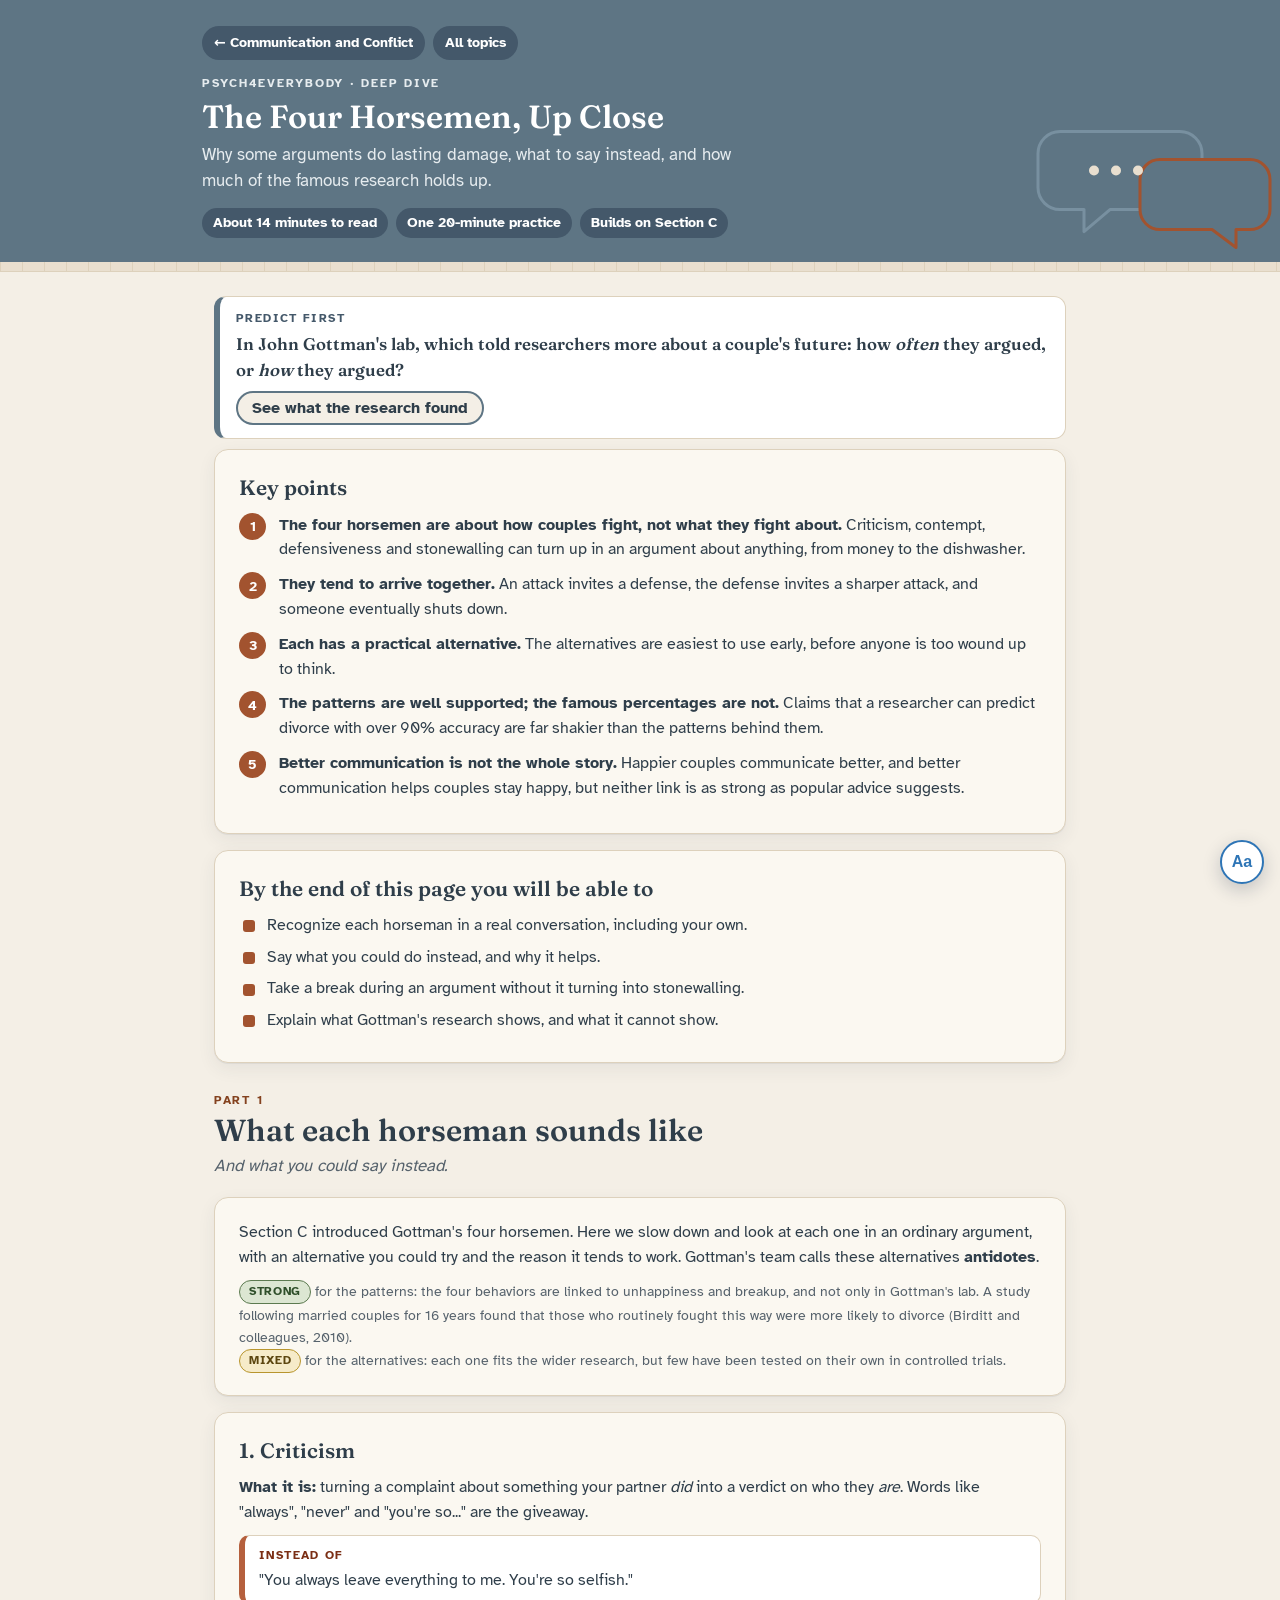
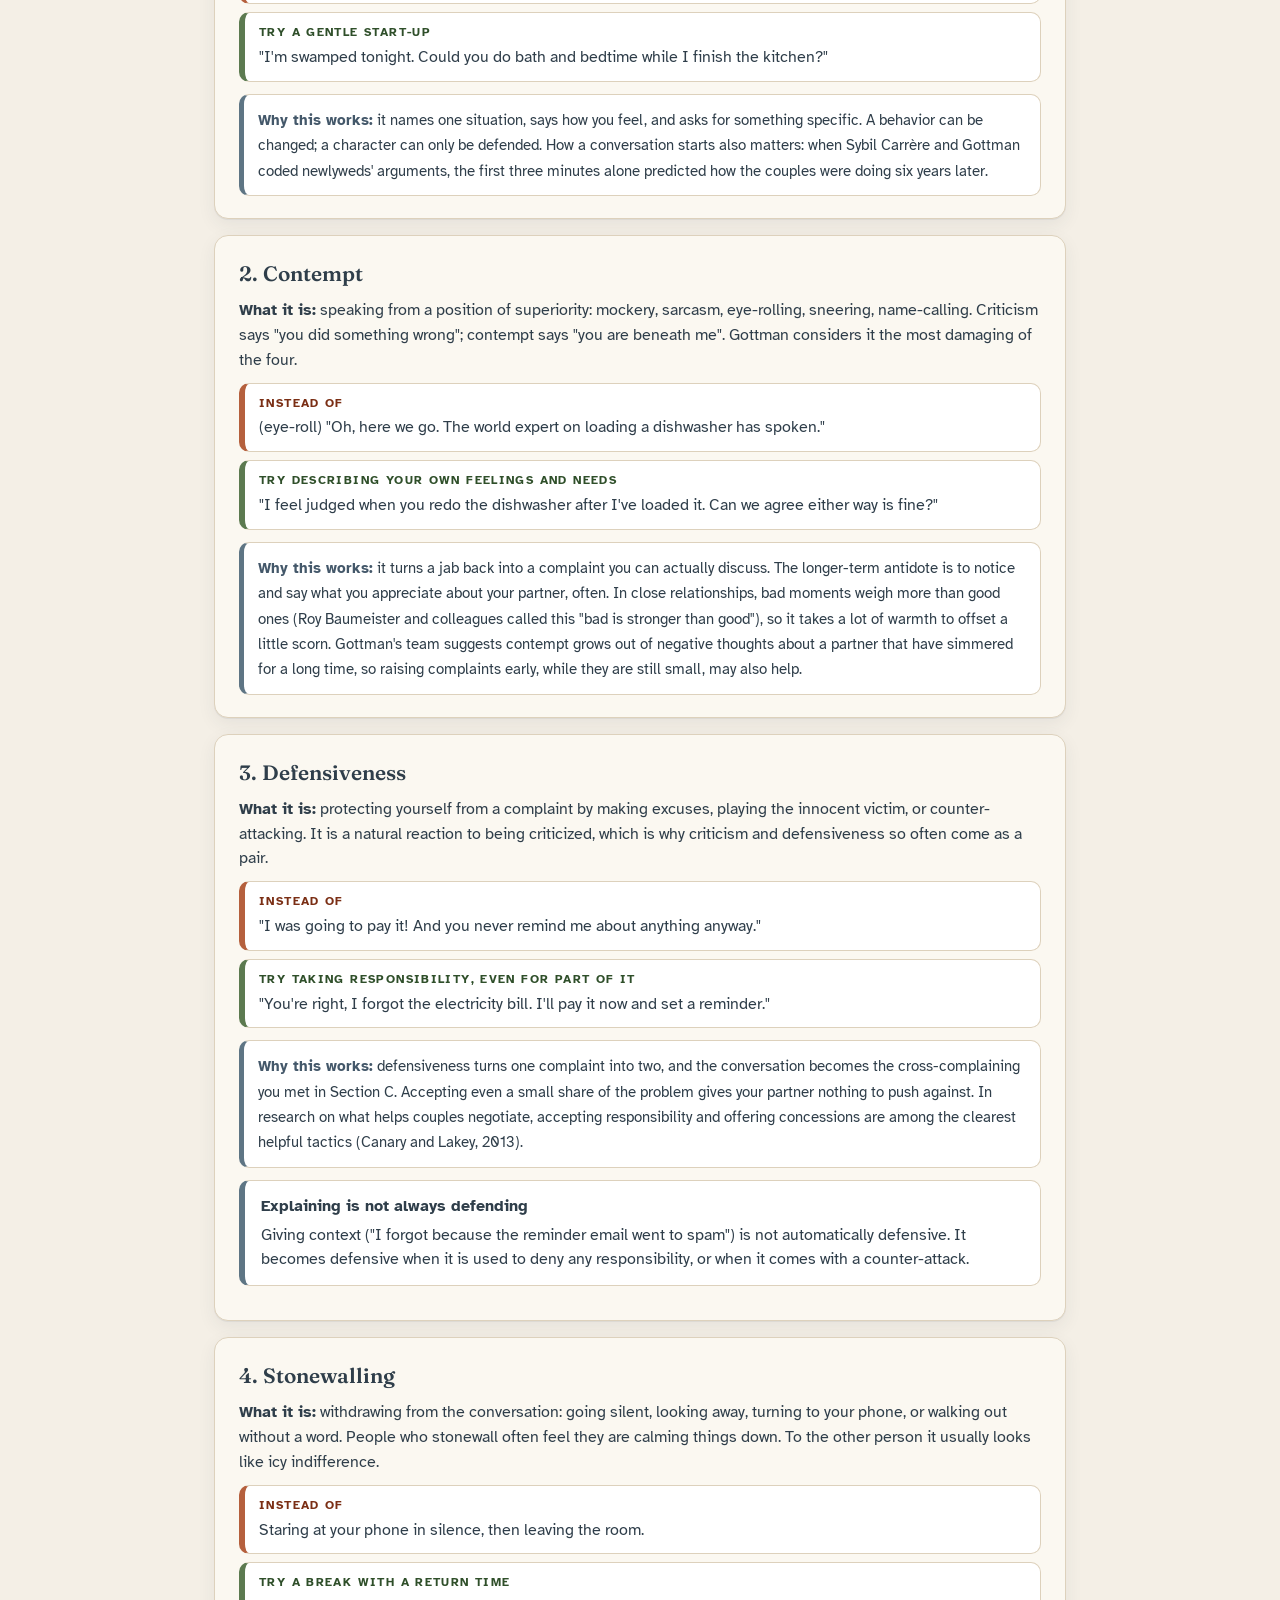
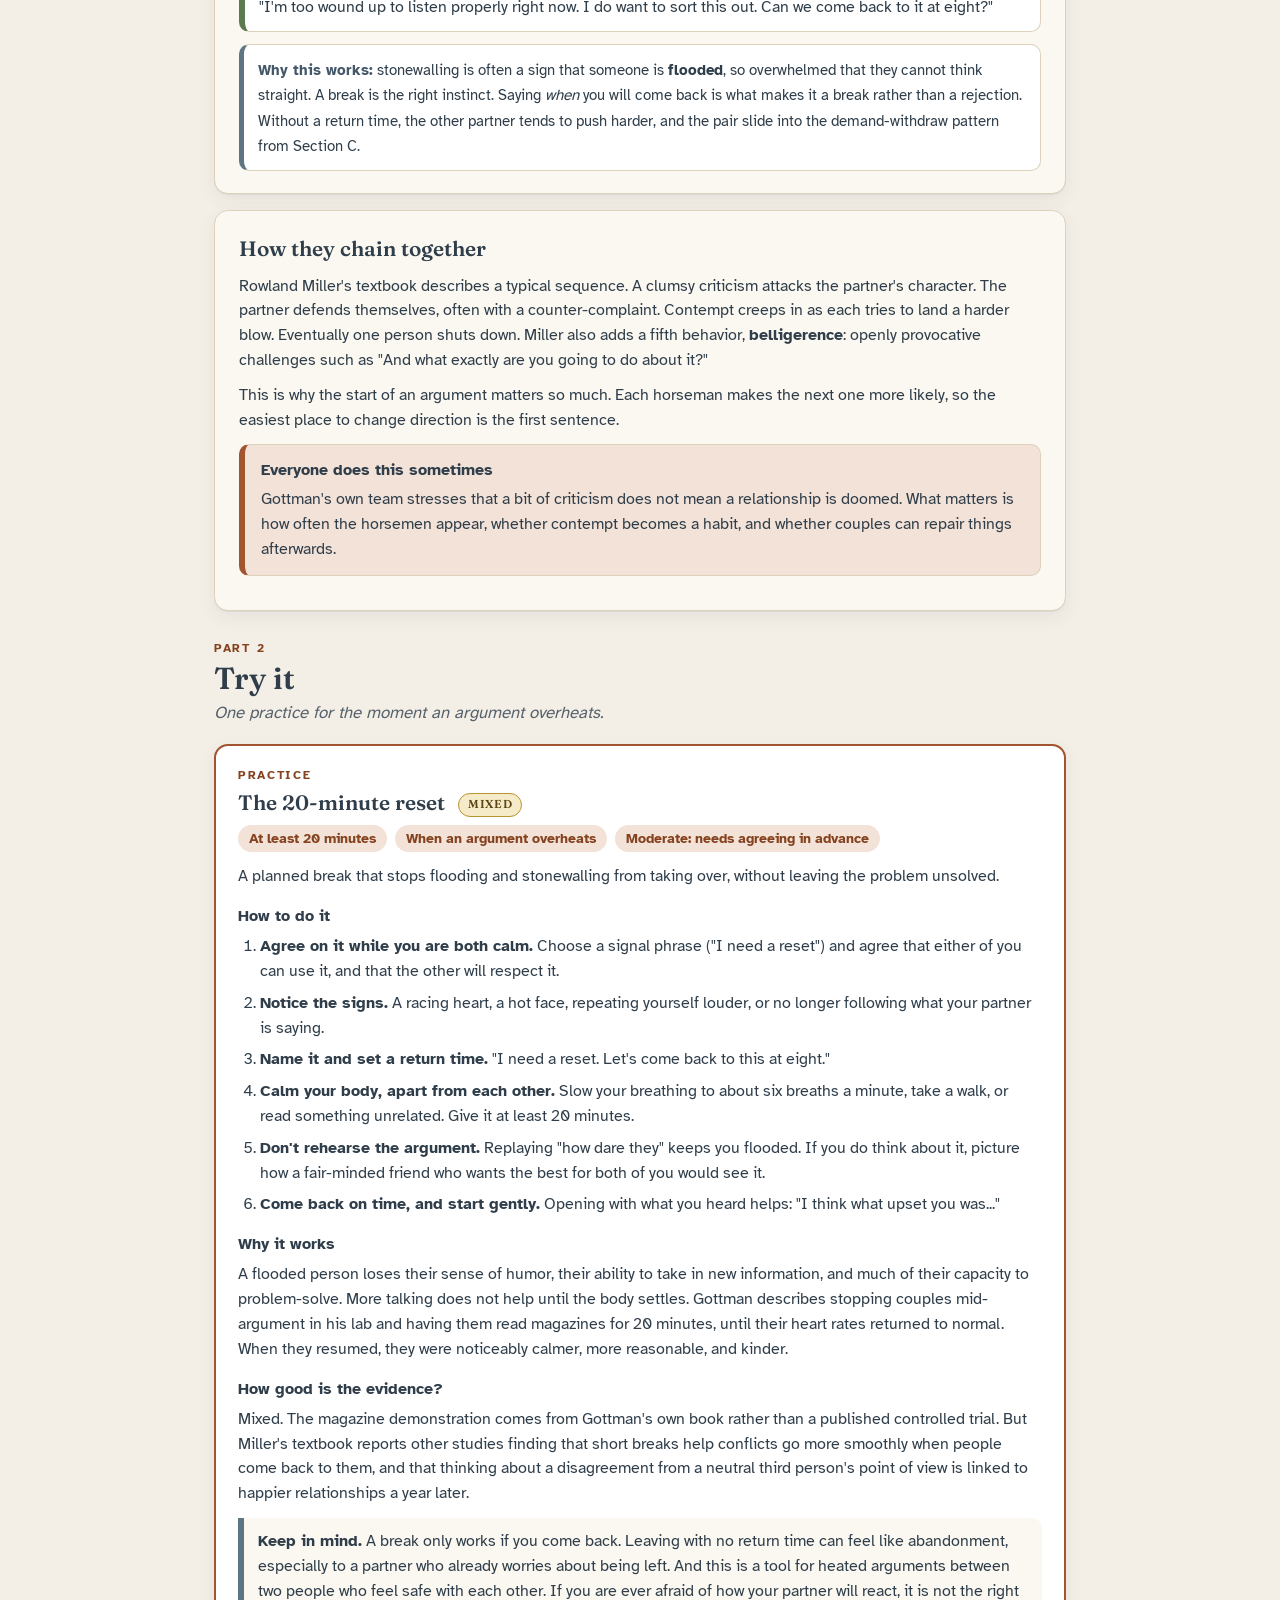
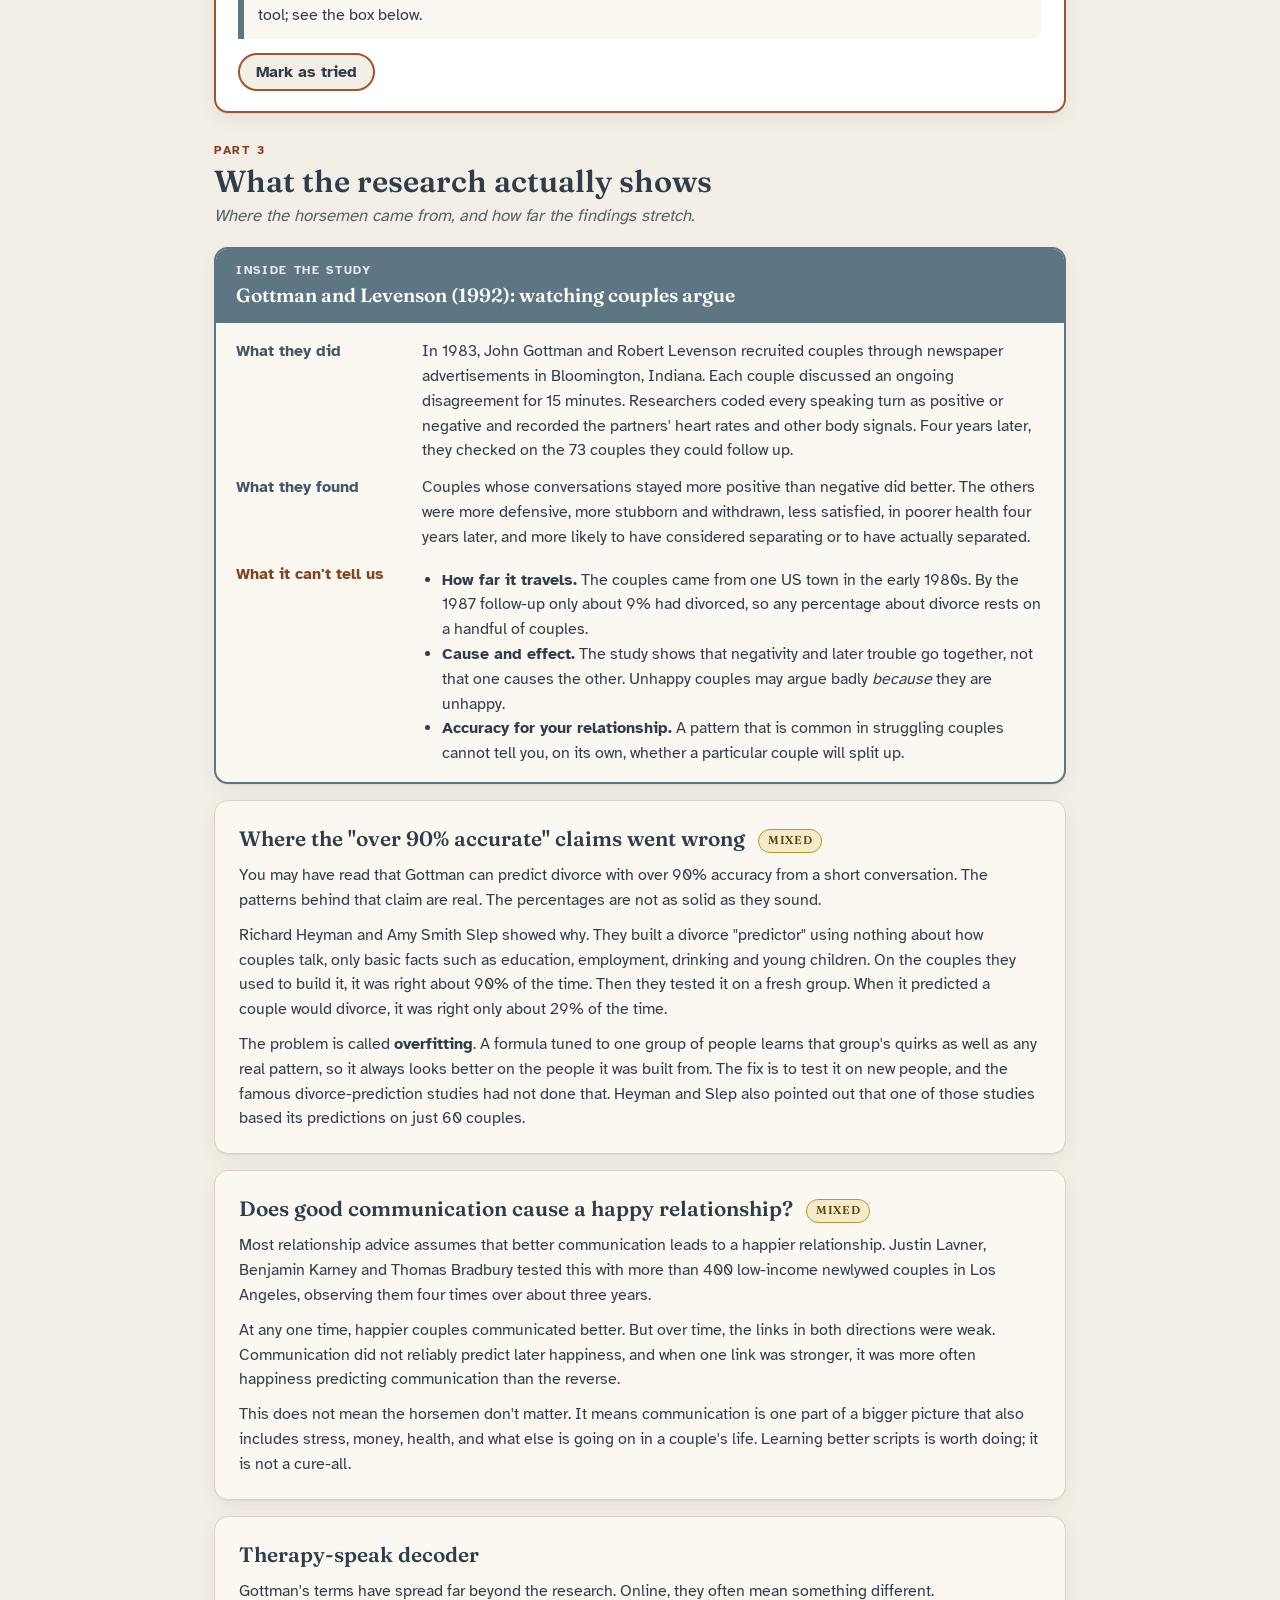
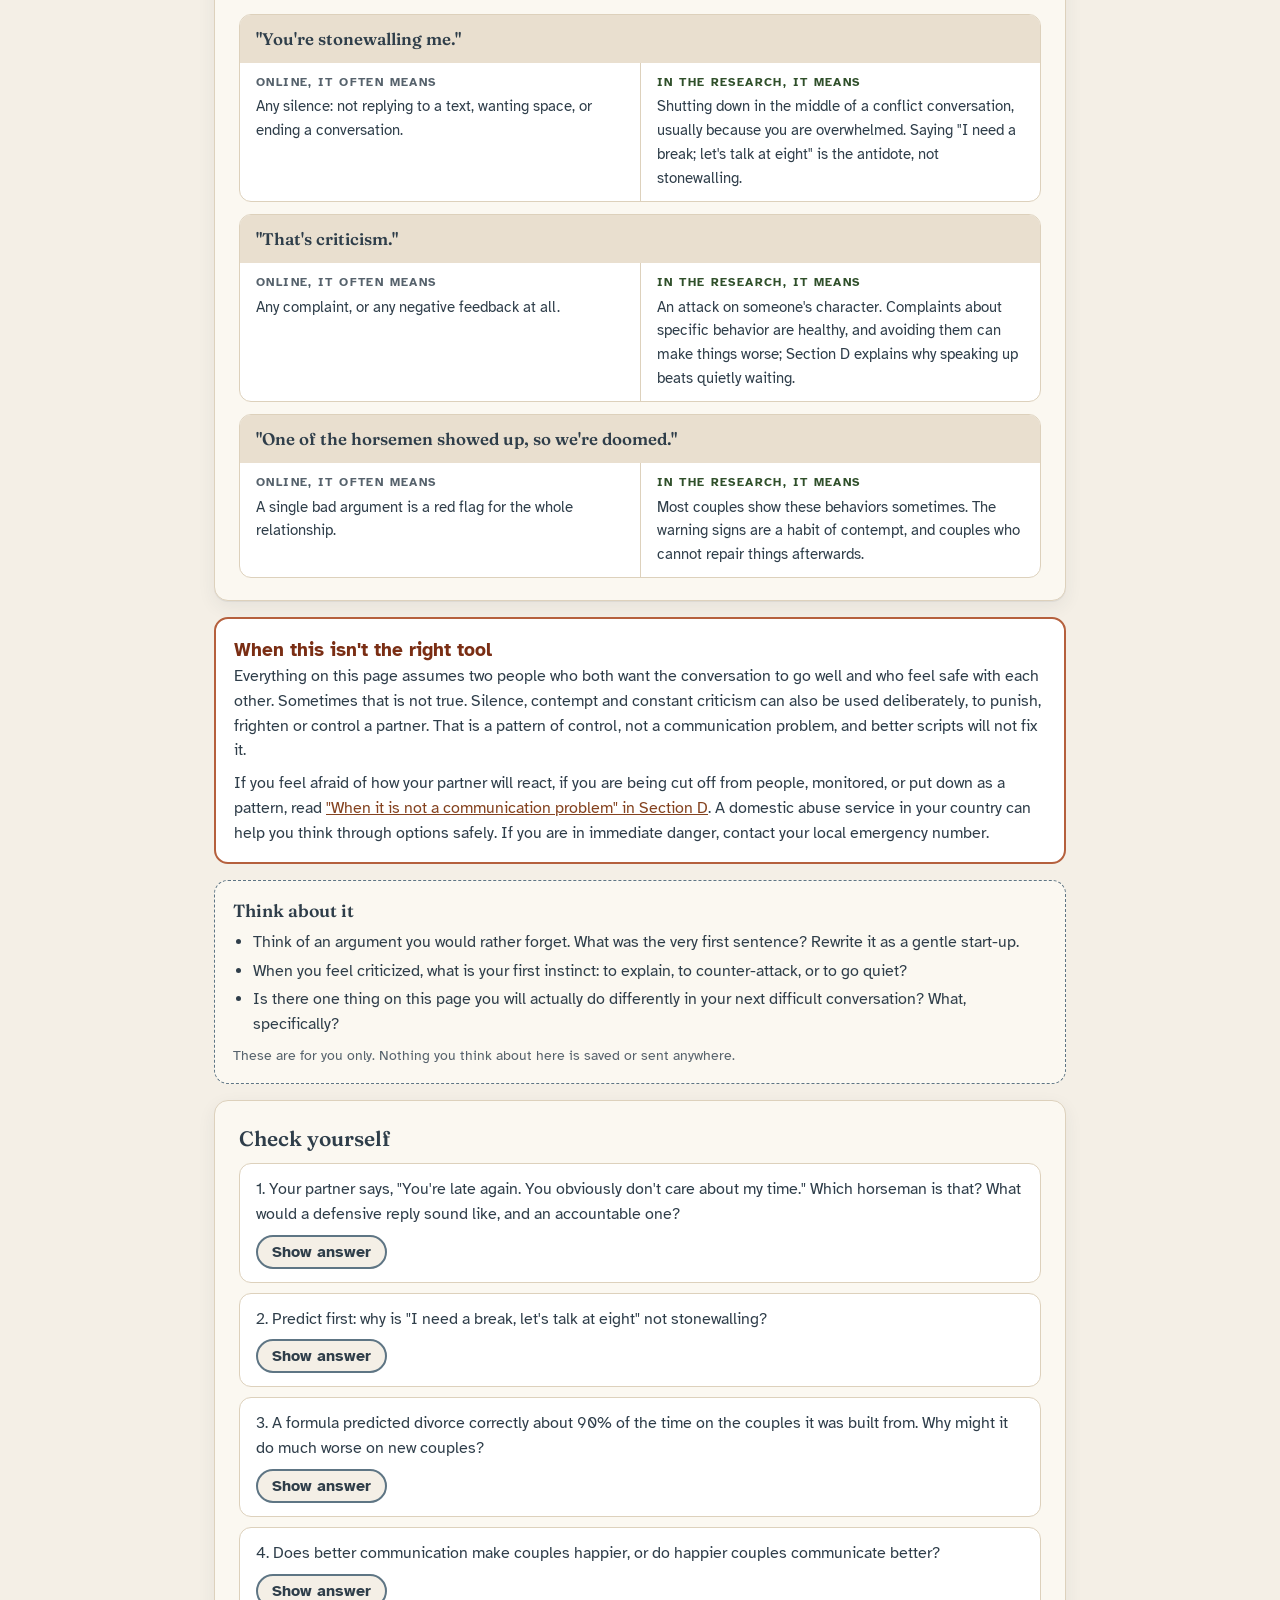
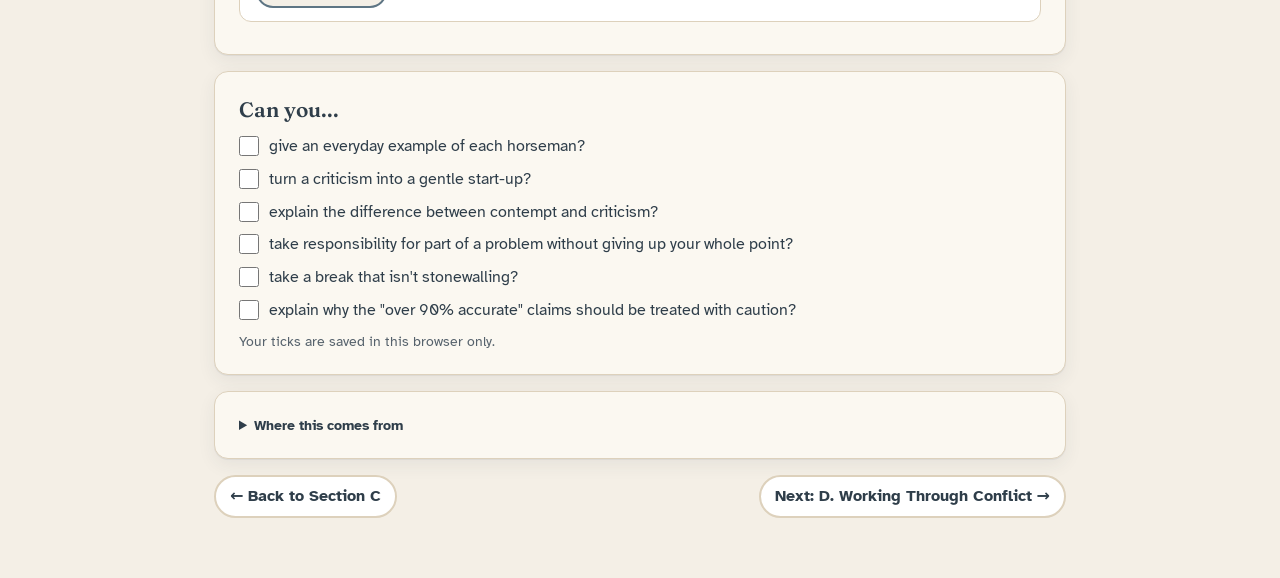
<file: four-horsemen.html>
<!DOCTYPE html>
<html lang="en">
<head>
<meta charset="UTF-8">
<meta name="viewport" content="width=device-width, initial-scale=1.0">
<title>The Four Horsemen, Up Close | Psych4Everybody</title>
<link rel="canonical" href="https://psych4everybody.github.io/psych4everybody/four-horsemen.html">
<meta property="og:type" content="article">
<meta property="og:title" content="The Four Horsemen, Up Close | Psych4Everybody">
<meta property="og:description" content="Why some arguments do lasting damage, what to say instead, and how much of the famous research holds up.">
<meta property="og:url" content="https://psych4everybody.github.io/psych4everybody/four-horsemen.html">
<meta name="description" content="Why some arguments do lasting damage, what to say instead, and how much of the famous research holds up. A free, plain-language deep dive for adults.">
<link rel="stylesheet" href="assets/style.css">
<link rel="stylesheet" href="assets/dark.css">
<link rel="stylesheet" href="assets/p4e.css">
<script src="assets/settings.js" data-dark></script>
</head>
<body>

<header class="site-header">
  <svg class="bubbles" viewBox="0 0 420 170" preserveAspectRatio="xMaxYMax meet" aria-hidden="true">
    <g fill="none" stroke-width="3" stroke-linejoin="round">
      <path d="M200 40h120a22 22 0 0 1 22 22v34a22 22 0 0 1-22 22h-70l-26 22v-22h-24a22 22 0 0 1-22-22V62a22 22 0 0 1 22-22z" stroke="#7890A0"/>
      <path d="M300 68h90a20 20 0 0 1 20 20v30a20 20 0 0 1-20 20h-14v18l-24-18h-52a20 20 0 0 1-20-20v-30a20 20 0 0 1 20-20z" stroke="#A2532F" fill="#5E7584"/>
    </g>
    <g fill="#E9DFCF"><circle cx="234" cy="79" r="5"/><circle cx="256" cy="79" r="5"/><circle cx="278" cy="79" r="5"/></g>
  </svg>
  <div class="inner">
    <div class="header-links">
      <a class="back-link" href="communication.html#c">&larr; Communication and Conflict</a>
      <a class="back-link" href="index.html">All topics</a>
    </div>
    <div class="eyebrow">Psych4Everybody &middot; Deep dive</div>
    <h1>The Four Horsemen, Up Close</h1>
    <p class="dek">Why some arguments do lasting damage, what to say instead, and how much of the famous research holds up.</p>
    <div class="stats"><span>About 14 minutes to read</span><span>One 20-minute practice</span><span>Builds on Section C</span></div>
  </div>
</header>
<div class="tile-strip"></div>

<section class="view" id="view-main">
<div class="notes">

  <div class="check-q predict">
    <p class="claim">In John Gottman's lab, which told researchers more about a couple's future: how <i>often</i> they argued, or <i>how</i> they argued?</p>
    <button class="reveal-btn" aria-expanded="false">See what the research found</button>
    <div class="check-a"><b>How they argued.</b> Some of the most stable couples Gottman studied argued often and loudly; others hardly argued at all. What marked the couples who were heading for trouble was the manner of their arguments: criticism, contempt, defensiveness and shutting down, and too little warmth to balance them.</div>
  </div>

  <div class="card">
    <h3>Key points</h3>
    <ol class="keypoints">
      <li><b>The four horsemen are about how couples fight, not what they fight about.</b> Criticism, contempt, defensiveness and stonewalling can turn up in an argument about anything, from money to the dishwasher.</li>
      <li><b>They tend to arrive together.</b> An attack invites a defense, the defense invites a sharper attack, and someone eventually shuts down.</li>
      <li><b>Each has a practical alternative.</b> The alternatives are easiest to use early, before anyone is too wound up to think.</li>
      <li><b>The patterns are well supported; the famous percentages are not.</b> Claims that a researcher can predict divorce with over 90% accuracy are far shakier than the patterns behind them.</li>
      <li><b>Better communication is not the whole story.</b> Happier couples communicate better, and better communication helps couples stay happy, but neither link is as strong as popular advice suggests.</li>
    </ol>
  </div>

  <div class="card">
    <h3>By the end of this page you will be able to</h3>
    <ul class="can-do">
      <li>Recognize each horseman in a real conversation, including your own.</li>
      <li>Say what you could do instead, and why it helps.</li>
      <li>Take a break during an argument without it turning into stonewalling.</li>
      <li>Explain what Gottman's research shows, and what it cannot show.</li>
    </ul>
  </div>

  <!-- ================= THE FOUR HORSEMEN, ONE BY ONE ================= -->
  <div class="sec-head" style="margin-top:28px;"><div class="tag">Part 1</div><h2>What each horseman sounds like</h2><div class="q">And what you could say instead.</div></div>

  <div class="card">
    <p>Section C introduced Gottman's four horsemen. Here we slow down and look at each one in an ordinary argument, with an alternative you could try and the reason it tends to work. Gottman's team calls these alternatives <b>antidotes</b>.</p>
    <p class="ev-note"><span class="ev strong" style="margin-left:0;">Strong</span> for the patterns: the four behaviors are linked to unhappiness and breakup, and not only in Gottman's lab. A study following married couples for 16 years found that those who routinely fought this way were more likely to divorce (Birditt and colleagues, 2010).<br>
    <span class="ev mixed" style="margin-left:0;">Mixed</span> for the alternatives: each one fits the wider research, but few have been tested on their own in controlled trials.</p>
  </div>

  <div class="card">
    <h3>1. Criticism</h3>
    <p><b>What it is:</b> turning a complaint about something your partner <i>did</i> into a verdict on who they <i>are</i>. Words like "always", "never" and "you're so..." are the giveaway.</p>
    <div class="script">
      <div class="line instead"><span class="lbl">Instead of</span>"You always leave everything to me. You're so selfish."</div>
      <div class="line try"><span class="lbl">Try a gentle start-up</span>"I'm swamped tonight. Could you do bath and bedtime while I finish the kitchen?"</div>
    </div>
    <p class="why"><b>Why this works:</b> it names one situation, says how you feel, and asks for something specific. A behavior can be changed; a character can only be defended. How a conversation starts also matters: when Sybil Carrère and Gottman coded newlyweds' arguments, the first three minutes alone predicted how the couples were doing six years later.</p>
  </div>

  <div class="card">
    <h3>2. Contempt</h3>
    <p><b>What it is:</b> speaking from a position of superiority: mockery, sarcasm, eye-rolling, sneering, name-calling. Criticism says "you did something wrong"; contempt says "you are beneath me". Gottman considers it the most damaging of the four.</p>
    <div class="script">
      <div class="line instead"><span class="lbl">Instead of</span>(eye-roll) "Oh, here we go. The world expert on loading a dishwasher has spoken."</div>
      <div class="line try"><span class="lbl">Try describing your own feelings and needs</span>"I feel judged when you redo the dishwasher after I've loaded it. Can we agree either way is fine?"</div>
    </div>
    <p class="why"><b>Why this works:</b> it turns a jab back into a complaint you can actually discuss. The longer-term antidote is to notice and say what you appreciate about your partner, often. In close relationships, bad moments weigh more than good ones (Roy Baumeister and colleagues called this "bad is stronger than good"), so it takes a lot of warmth to offset a little scorn. Gottman's team suggests contempt grows out of negative thoughts about a partner that have simmered for a long time, so raising complaints early, while they are still small, may also help.</p>
  </div>

  <div class="card">
    <h3>3. Defensiveness</h3>
    <p><b>What it is:</b> protecting yourself from a complaint by making excuses, playing the innocent victim, or counter-attacking. It is a natural reaction to being criticized, which is why criticism and defensiveness so often come as a pair.</p>
    <div class="script">
      <div class="line instead"><span class="lbl">Instead of</span>"I was going to pay it! And you never remind me about anything anyway."</div>
      <div class="line try"><span class="lbl">Try taking responsibility, even for part of it</span>"You're right, I forgot the electricity bill. I'll pay it now and set a reminder."</div>
    </div>
    <p class="why"><b>Why this works:</b> defensiveness turns one complaint into two, and the conversation becomes the cross-complaining you met in Section C. Accepting even a small share of the problem gives your partner nothing to push against. In research on what helps couples negotiate, accepting responsibility and offering concessions are among the clearest helpful tactics (Canary and Lakey, 2013).</p>
    <div class="callout"><b class="t">Explaining is not always defending</b>Giving context ("I forgot because the reminder email went to spam") is not automatically defensive. It becomes defensive when it is used to deny any responsibility, or when it comes with a counter-attack.</div>
  </div>

  <div class="card">
    <h3>4. Stonewalling</h3>
    <p><b>What it is:</b> withdrawing from the conversation: going silent, looking away, turning to your phone, or walking out without a word. People who stonewall often feel they are calming things down. To the other person it usually looks like icy indifference.</p>
    <div class="script">
      <div class="line instead"><span class="lbl">Instead of</span>Staring at your phone in silence, then leaving the room.</div>
      <div class="line try"><span class="lbl">Try a break with a return time</span>"I'm too wound up to listen properly right now. I do want to sort this out. Can we come back to it at eight?"</div>
    </div>
    <p class="why"><b>Why this works:</b> stonewalling is often a sign that someone is <b>flooded</b>, so overwhelmed that they cannot think straight. A break is the right instinct. Saying <i>when</i> you will come back is what makes it a break rather than a rejection. Without a return time, the other partner tends to push harder, and the pair slide into the demand-withdraw pattern from Section C.</p>
  </div>

  <div class="card">
    <h3>How they chain together</h3>
    <p>Rowland Miller's textbook describes a typical sequence. A clumsy criticism attacks the partner's character. The partner defends themselves, often with a counter-complaint. Contempt creeps in as each tries to land a harder blow. Eventually one person shuts down. Miller also adds a fifth behavior, <b>belligerence</b>: openly provocative challenges such as "And what exactly are you going to do about it?"</p>
    <p>This is why the start of an argument matters so much. Each horseman makes the next one more likely, so the easiest place to change direction is the first sentence.</p>
    <div class="callout key"><b class="t">Everyone does this sometimes</b>Gottman's own team stresses that a bit of criticism does not mean a relationship is doomed. What matters is how often the horsemen appear, whether contempt becomes a habit, and whether couples can repair things afterwards.</div>
  </div>

  <!-- ================= PRACTICE ================= -->
  <div class="sec-head" style="margin-top:28px;"><div class="tag">Part 2</div><h2>Try it</h2><div class="q">One practice for the moment an argument overheats.</div></div>

  <div class="practice">
    <div class="kicker">Practice</div>
    <h3>The 20-minute reset <span class="ev mixed">Mixed</span></h3>
    <div class="meta"><span>At least 20 minutes</span><span>When an argument overheats</span><span>Moderate: needs agreeing in advance</span></div>
    <p>A planned break that stops flooding and stonewalling from taking over, without leaving the problem unsolved.</p>
    <h4>How to do it</h4>
    <ol class="do">
      <li><b>Agree on it while you are both calm.</b> Choose a signal phrase ("I need a reset") and agree that either of you can use it, and that the other will respect it.</li>
      <li><b>Notice the signs.</b> A racing heart, a hot face, repeating yourself louder, or no longer following what your partner is saying.</li>
      <li><b>Name it and set a return time.</b> "I need a reset. Let's come back to this at eight."</li>
      <li><b>Calm your body, apart from each other.</b> Slow your breathing to about six breaths a minute, take a walk, or read something unrelated. Give it at least 20 minutes.</li>
      <li><b>Don't rehearse the argument.</b> Replaying "how dare they" keeps you flooded. If you do think about it, picture how a fair-minded friend who wants the best for both of you would see it.</li>
      <li><b>Come back on time, and start gently.</b> Opening with what you heard helps: "I think what upset you was..."</li>
    </ol>
    <h4>Why it works</h4>
    <p>A flooded person loses their sense of humor, their ability to take in new information, and much of their capacity to problem-solve. More talking does not help until the body settles. Gottman describes stopping couples mid-argument in his lab and having them read magazines for 20 minutes, until their heart rates returned to normal. When they resumed, they were noticeably calmer, more reasonable, and kinder.</p>
    <h4>How good is the evidence?</h4>
    <p>Mixed. The magazine demonstration comes from Gottman's own book rather than a published controlled trial. But Miller's textbook reports other studies finding that short breaks help conflicts go more smoothly when people come back to them, and that thinking about a disagreement from a neutral third person's point of view is linked to happier relationships a year later.</p>
    <div class="keep"><b>Keep in mind.</b> A break only works if you come back. Leaving with no return time can feel like abandonment, especially to a partner who already worries about being left. And this is a tool for heated arguments between two people who feel safe with each other. If you are ever afraid of how your partner will react, it is not the right tool; see the box below.</div>
    <button class="tried-btn" data-tried="reset" aria-pressed="false">Mark as tried</button>
  </div>

  <!-- ================= THE RESEARCH ================= -->
  <div class="sec-head" style="margin-top:28px;"><div class="tag">Part 3</div><h2>What the research actually shows</h2><div class="q">Where the horsemen came from, and how far the findings stretch.</div></div>

  <div class="study">
    <div class="study-head">
      <div class="kicker">Inside the study</div>
      <h3>Gottman and Levenson (1992): watching couples argue</h3>
    </div>
    <div class="study-body">
      <dl>
        <dt>What they did</dt>
        <dd><p>In 1983, John Gottman and Robert Levenson recruited couples through newspaper advertisements in Bloomington, Indiana. Each couple discussed an ongoing disagreement for 15 minutes. Researchers coded every speaking turn as positive or negative and recorded the partners' heart rates and other body signals. Four years later, they checked on the 73 couples they could follow up.</p></dd>
        <dt>What they found</dt>
        <dd><p>Couples whose conversations stayed more positive than negative did better. The others were more defensive, more stubborn and withdrawn, less satisfied, in poorer health four years later, and more likely to have considered separating or to have actually separated.</p></dd>
        <dt class="cant">What it can't tell us</dt>
        <dd>
          <ul>
            <li><b>How far it travels.</b> The couples came from one US town in the early 1980s. By the 1987 follow-up only about 9% had divorced, so any percentage about divorce rests on a handful of couples.</li>
            <li><b>Cause and effect.</b> The study shows that negativity and later trouble go together, not that one causes the other. Unhappy couples may argue badly <i>because</i> they are unhappy.</li>
            <li><b>Accuracy for your relationship.</b> A pattern that is common in struggling couples cannot tell you, on its own, whether a particular couple will split up.</li>
          </ul>
        </dd>
      </dl>
    </div>
  </div>

  <div class="card">
    <h3>Where the "over 90% accurate" claims went wrong <span class="ev mixed">Mixed</span></h3>
    <p>You may have read that Gottman can predict divorce with over 90% accuracy from a short conversation. The patterns behind that claim are real. The percentages are not as solid as they sound.</p>
    <p>Richard Heyman and Amy Smith Slep showed why. They built a divorce "predictor" using nothing about how couples talk, only basic facts such as education, employment, drinking and young children. On the couples they used to build it, it was right about 90% of the time. Then they tested it on a fresh group. When it predicted a couple would divorce, it was right only about 29% of the time.</p>
    <p>The problem is called <b>overfitting</b>. A formula tuned to one group of people learns that group's quirks as well as any real pattern, so it always looks better on the people it was built from. The fix is to test it on new people, and the famous divorce-prediction studies had not done that. Heyman and Slep also pointed out that one of those studies based its predictions on just 60 couples.</p>
  </div>

  <div class="card">
    <h3>Does good communication cause a happy relationship? <span class="ev mixed">Mixed</span></h3>
    <p>Most relationship advice assumes that better communication leads to a happier relationship. Justin Lavner, Benjamin Karney and Thomas Bradbury tested this with more than 400 low-income newlywed couples in Los Angeles, observing them four times over about three years.</p>
    <p>At any one time, happier couples communicated better. But over time, the links in both directions were weak. Communication did not reliably predict later happiness, and when one link was stronger, it was more often happiness predicting communication than the reverse.</p>
    <p>This does not mean the horsemen don't matter. It means communication is one part of a bigger picture that also includes stress, money, health, and what else is going on in a couple's life. Learning better scripts is worth doing; it is not a cure-all.</p>
  </div>

  <!-- ================= DECODER ================= -->
  <div class="card">
    <h3>Therapy-speak decoder</h3>
    <p>Gottman's terms have spread far beyond the research. Online, they often mean something different.</p>
    <div class="decoder">
      <div class="decode">
        <div class="phrase">"You're stonewalling me."</div>
        <div class="cols">
          <div><span class="lbl">Online, it often means</span>Any silence: not replying to a text, wanting space, or ending a conversation.</div>
          <div class="research"><span class="lbl">In the research, it means</span>Shutting down in the middle of a conflict conversation, usually because you are overwhelmed. Saying "I need a break; let's talk at eight" is the antidote, not stonewalling.</div>
        </div>
      </div>
      <div class="decode">
        <div class="phrase">"That's criticism."</div>
        <div class="cols">
          <div><span class="lbl">Online, it often means</span>Any complaint, or any negative feedback at all.</div>
          <div class="research"><span class="lbl">In the research, it means</span>An attack on someone's character. Complaints about specific behavior are healthy, and avoiding them can make things worse; Section D explains why speaking up beats quietly waiting.</div>
        </div>
      </div>
      <div class="decode">
        <div class="phrase">"One of the horsemen showed up, so we're doomed."</div>
        <div class="cols">
          <div><span class="lbl">Online, it often means</span>A single bad argument is a red flag for the whole relationship.</div>
          <div class="research"><span class="lbl">In the research, it means</span>Most couples show these behaviors sometimes. The warning signs are a habit of contempt, and couples who cannot repair things afterwards.</div>
        </div>
      </div>
    </div>
  </div>

  <!-- ================= SAFETY ================= -->
  <div class="safety">
    <h3>When this isn't the right tool</h3>
    <p>Everything on this page assumes two people who both want the conversation to go well and who feel safe with each other. Sometimes that is not true. Silence, contempt and constant criticism can also be used deliberately, to punish, frighten or control a partner. That is a pattern of control, not a communication problem, and better scripts will not fix it.</p>
    <p>If you feel afraid of how your partner will react, if you are being cut off from people, monitored, or put down as a pattern, read <a href="communication.html#d">"When it is not a communication problem" in Section D</a>. A domestic abuse service in your country can help you think through options safely. If you are in immediate danger, contact your local emergency number.</p>
  </div>

  <!-- ================= REFLECT, CHECK, SOURCES ================= -->
  <div class="reflect">
    <h3>Think about it</h3>
    <ul>
      <li>Think of an argument you would rather forget. What was the very first sentence? Rewrite it as a gentle start-up.</li>
      <li>When you feel criticized, what is your first instinct: to explain, to counter-attack, or to go quiet?</li>
      <li>Is there one thing on this page you will actually do differently in your next difficult conversation? What, specifically?</li>
    </ul>
    <p class="small">These are for you only. Nothing you think about here is saved or sent anywhere.</p>
  </div>

  <div class="card">
    <h3>Check yourself</h3>
    <div class="check-q"><p>1. Your partner says, "You're late again. You obviously don't care about my time." Which horseman is that? What would a defensive reply sound like, and an accountable one?</p><button class="reveal-btn" aria-expanded="false">Show answer</button><div class="check-a">Criticism: it moves from the lateness to a verdict about caring. Defensive: "I wasn't that late, and you're late all the time." Accountable: "You're right, I'm late, and I should have texted. I'm sorry." You can still raise the "obviously don't care" part later, once things are calm.</div></div>
    <div class="check-q"><p>2. Predict first: why is "I need a break, let's talk at eight" not stonewalling?</p><button class="reveal-btn" aria-expanded="false">Show answer</button><div class="check-a">Because it keeps the door open. It tells your partner you are coming back and when, so the break reads as looking after the conversation rather than rejecting them. Stonewalling is withdrawal with no signal that you will return.</div></div>
    <div class="check-q"><p>3. A formula predicted divorce correctly about 90% of the time on the couples it was built from. Why might it do much worse on new couples?</p><button class="reveal-btn" aria-expanded="false">Show answer</button><div class="check-a">Overfitting. A formula built on one group learns that group's quirks as well as any real pattern. Heyman and Slep's demographic formula fell from about 90% correct to being right only about 29% of the time when it predicted divorce for a fresh group.</div></div>
    <div class="check-q"><p>4. Does better communication make couples happier, or do happier couples communicate better?</p><button class="reveal-btn" aria-expanded="false">Show answer</button><div class="check-a">Some of both, but less than people assume. Lavner, Karney and Bradbury found that the links in each direction over time were weak, and that happiness predicting communication was the more common of the two.</div></div>
  </div>

  <div class="card">
    <h3>Can you...</h3>
    <ul class="checklist" data-key="comm-horsemen">
      <li><label><input type="checkbox">give an everyday example of each horseman?</label></li>
      <li><label><input type="checkbox">turn a criticism into a gentle start-up?</label></li>
      <li><label><input type="checkbox">explain the difference between contempt and criticism?</label></li>
      <li><label><input type="checkbox">take responsibility for part of a problem without giving up your whole point?</label></li>
      <li><label><input type="checkbox">take a break that isn't stonewalling?</label></li>
      <li><label><input type="checkbox">explain why the "over 90% accurate" claims should be treated with caution?</label></li>
    </ul>
    <div class="check-meta">Your ticks are saved in this browser only.</div>
  </div>

  <div class="card">
    <details class="sources"><summary>Where this comes from</summary>
      <ul>
        <li>Miller, R. S. (2022). <i>Intimate Relationships</i> (9th ed.), chapters 5, 6 and 11. McGraw Hill. (Including the description of Gottman's 20-minute break demonstration, quoted from Gottman, 2015, and the studies on short breaks and third-party perspective.)</li>
        <li>Erber, R., &amp; Erber, M. W. (2024). <i>Intimate Relationships: Issues, Theories, and Research</i> (4th ed.), chapter on conflict. Routledge.</li>
        <li>Baumeister, R. F., Bratslavsky, E., Finkenauer, C., &amp; Vohs, K. D. (2001). Bad is stronger than good. <i>Review of General Psychology, 5</i>(4), 323–370.</li>
        <li>Birditt, K. S., Brown, E., Orbuch, T. L., &amp; McIlvane, J. M. (2010). Marital conflict behaviors and implications for divorce over 16 years. <i>Journal of Marriage and Family, 72</i>, 1188–1204.</li>
        <li>Canary, D. J., &amp; Lakey, S. (2013). <i>Strategic Conflict</i>. Routledge.</li>
        <li>Carrère, S., &amp; Gottman, J. M. (1999). Predicting divorce among newlyweds from the first three minutes of a marital conflict discussion. <i>Family Process, 38</i>(3), 293–301.</li>
        <li>Gottman, J. M., &amp; Levenson, R. W. (1992). Marital processes predictive of later dissolution: Behavior, physiology, and health. <i>Journal of Personality and Social Psychology, 63</i>(2), 221–233.</li>
        <li>Heyman, R. E., &amp; Smith Slep, A. M. (2001). The hazards of predicting divorce without crossvalidation. <i>Journal of Marriage and Family, 63</i>(2), 473–479. <a href="https://pmc.ncbi.nlm.nih.gov/articles/PMC1622921">Free to read</a>.</li>
        <li>Lavner, J. A., Karney, B. R., &amp; Bradbury, T. N. (2016). Does couples' communication predict marital satisfaction, or does marital satisfaction predict communication? <i>Journal of Marriage and Family, 78</i>(3). <a href="https://escholarship.org/uc/item/2qs7t0r2">Free to read</a>.</li>
        <li>The Gottman Institute. The four horsemen: The antidotes. <a href="https://www.gottman.com/blog/the-four-horsemen-the-antidotes/">gottman.com</a>.</li>
      </ul>
    </details>
  </div>

  <div class="next-sec"><a href="communication.html#c">&larr; Back to Section C</a><a href="communication.html#d">Next: D. Working Through Conflict &rarr;</a></div>
</div>
</section>

<script src="assets/notes.js"></script>
</body>
</html>
</file>
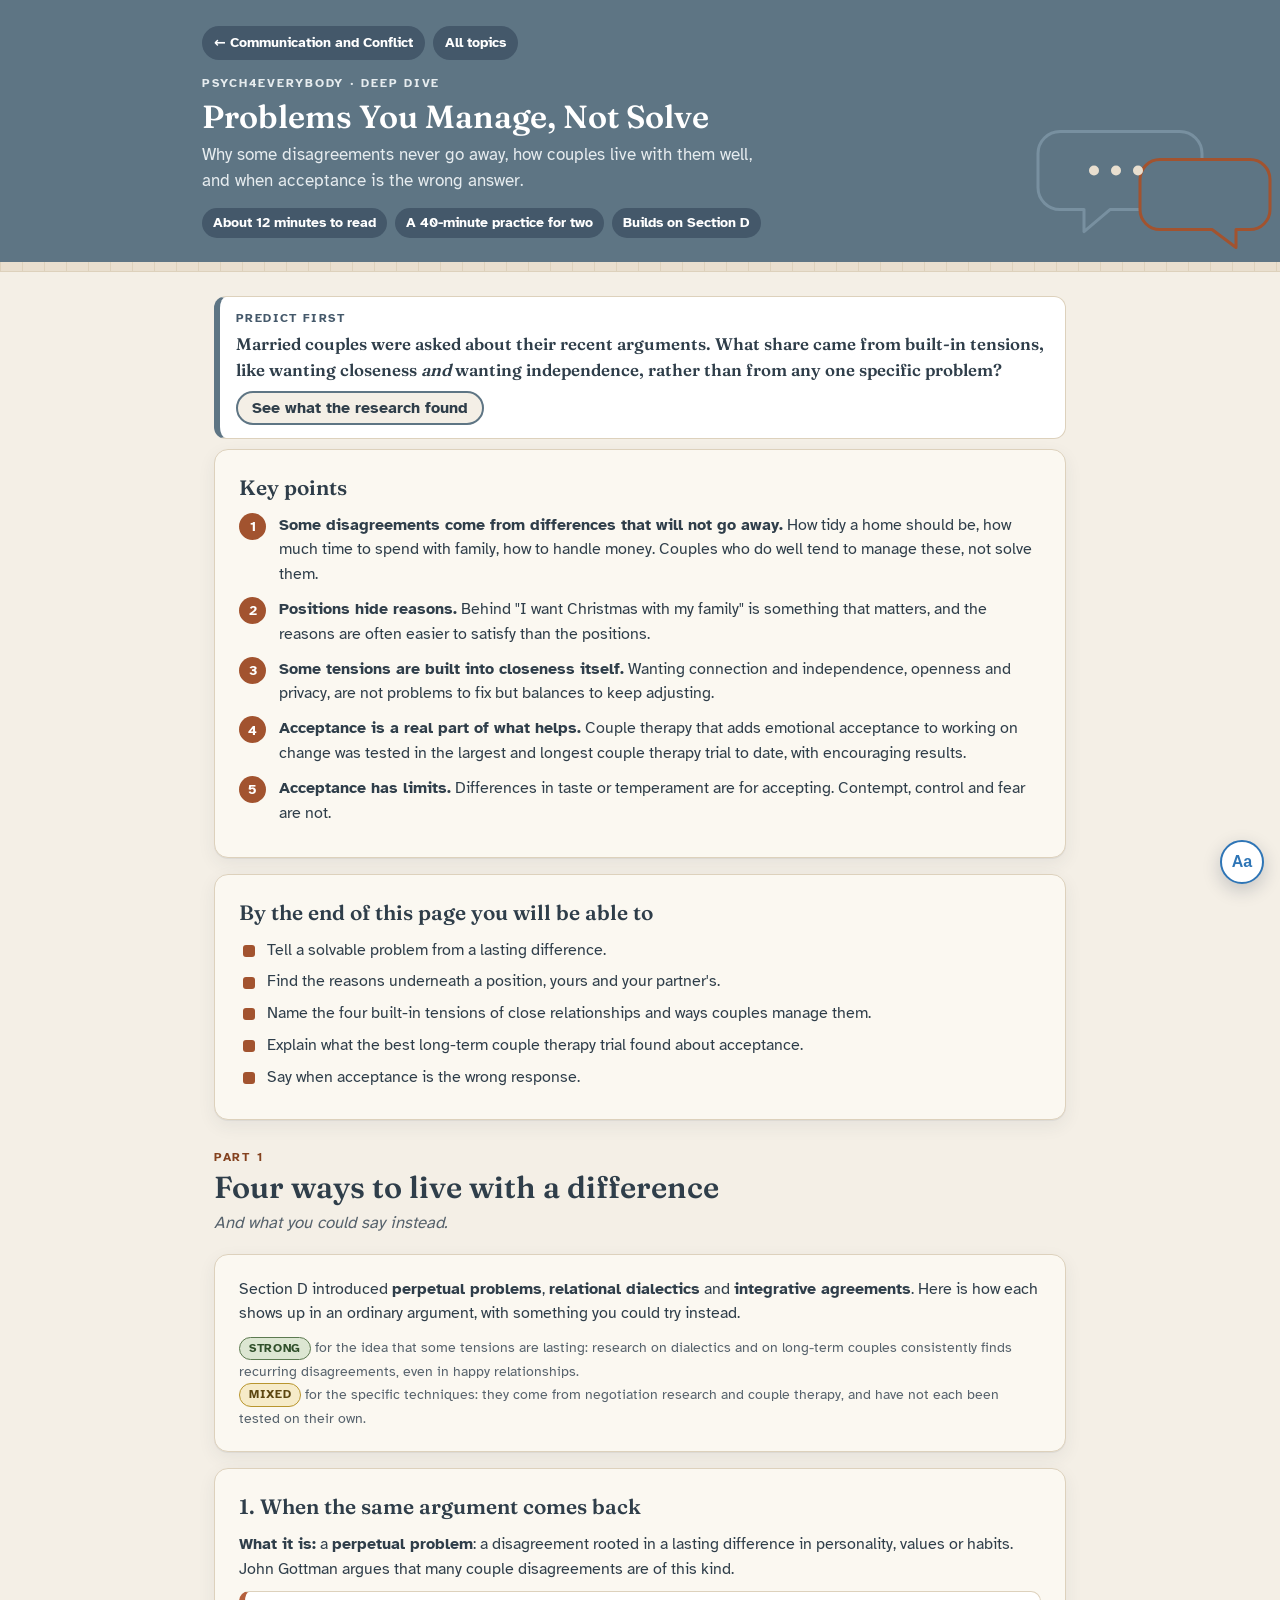
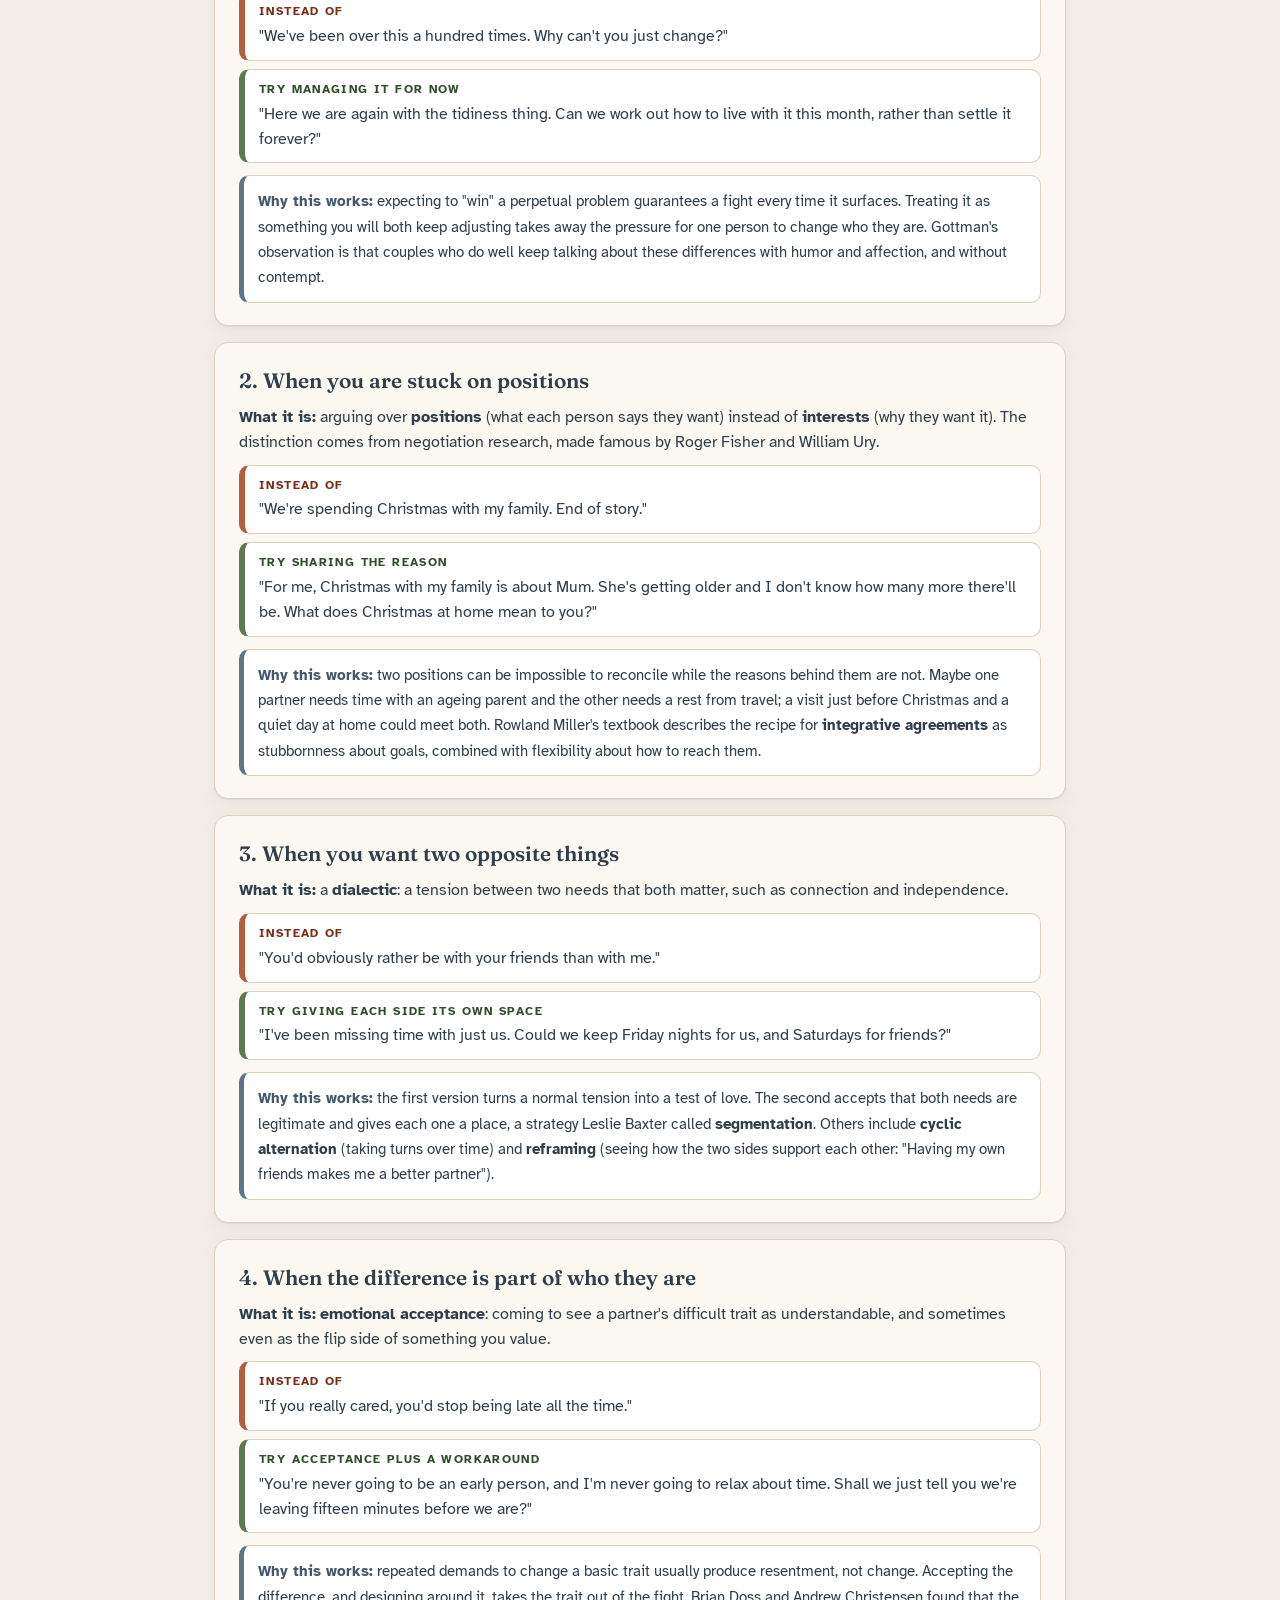
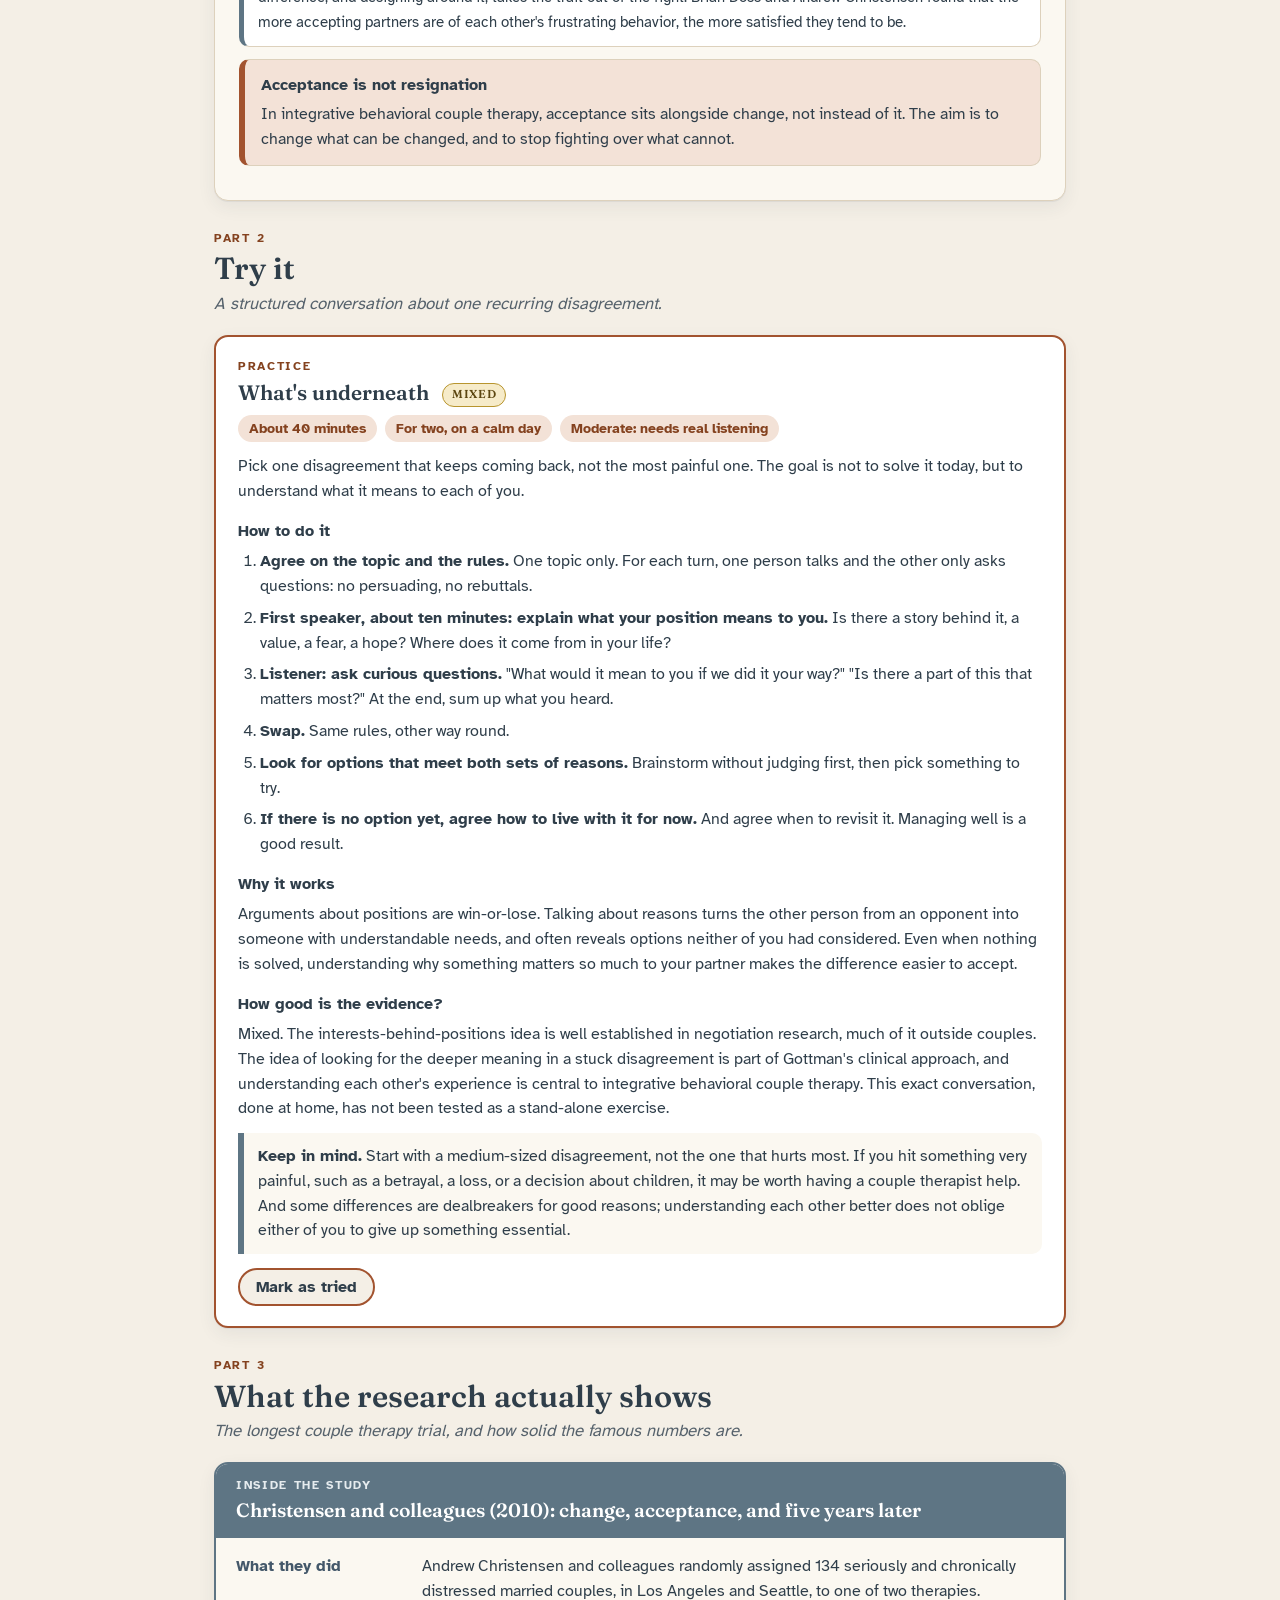
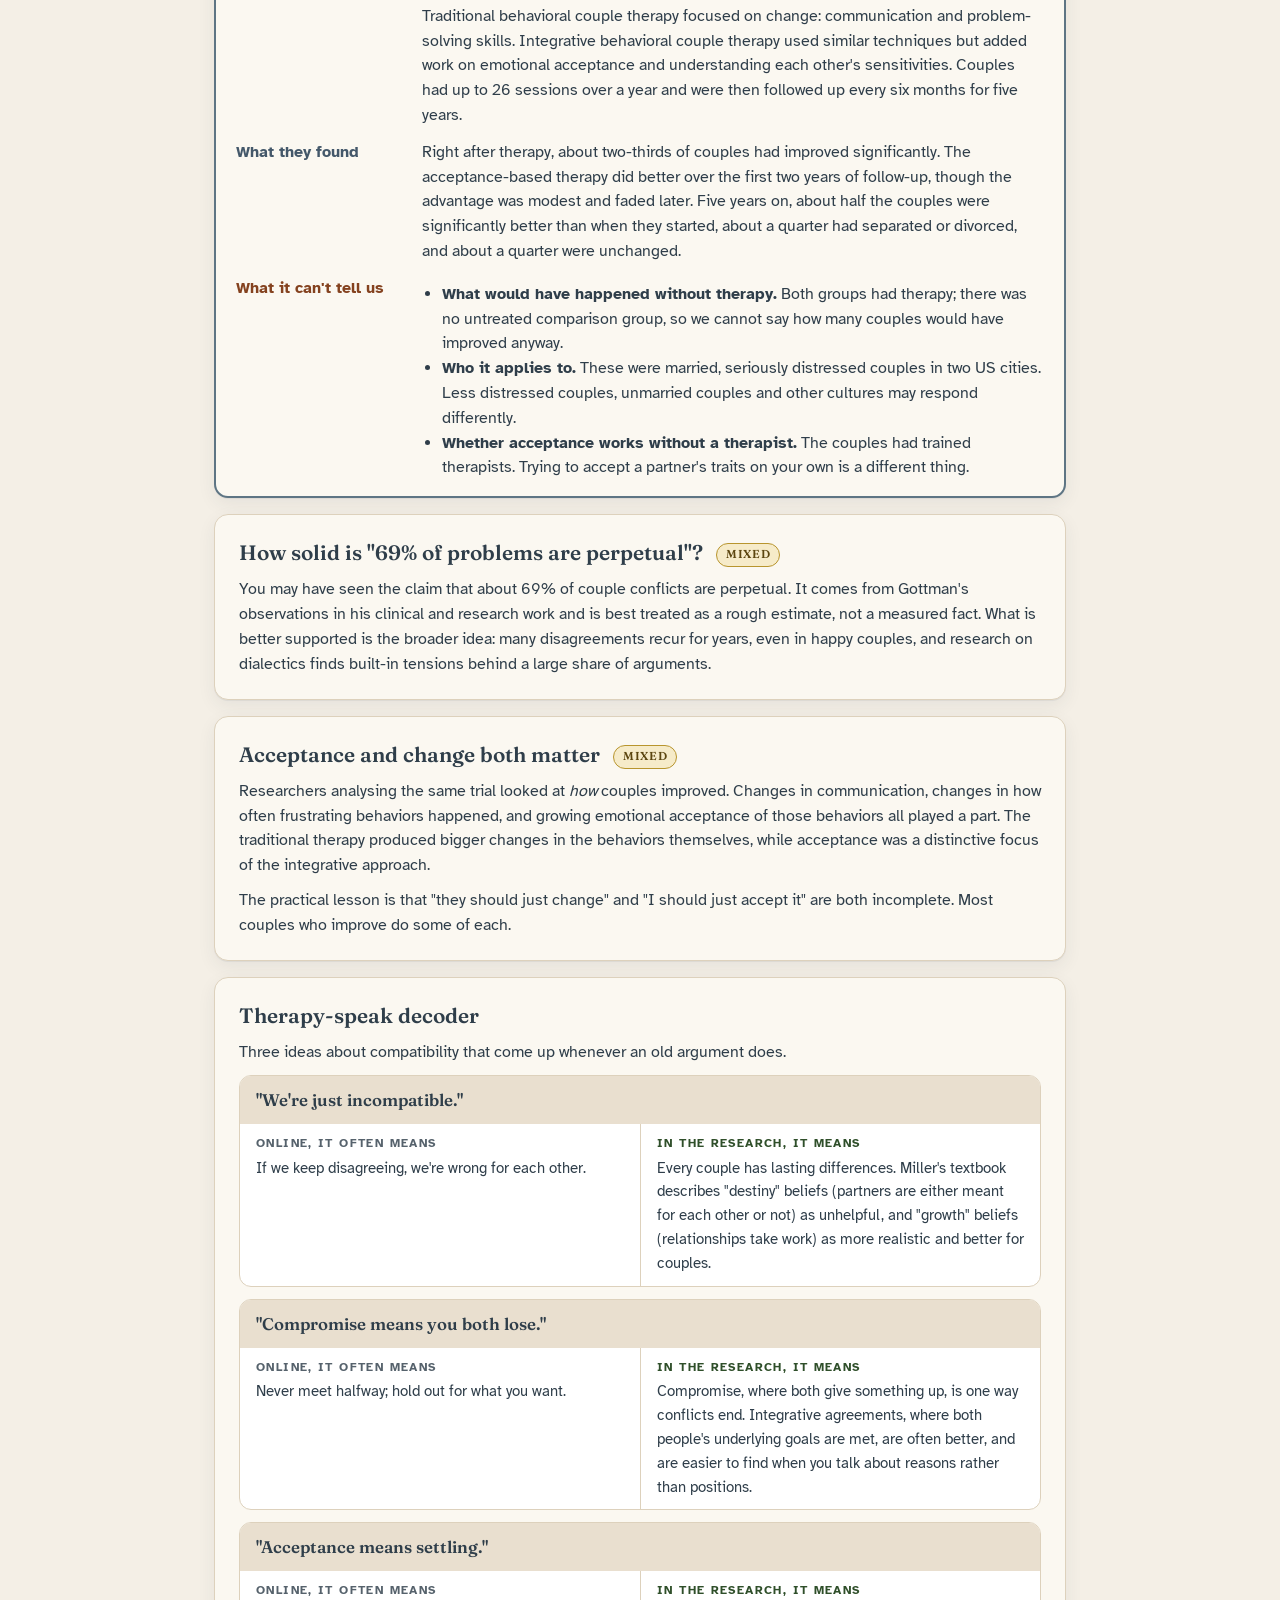
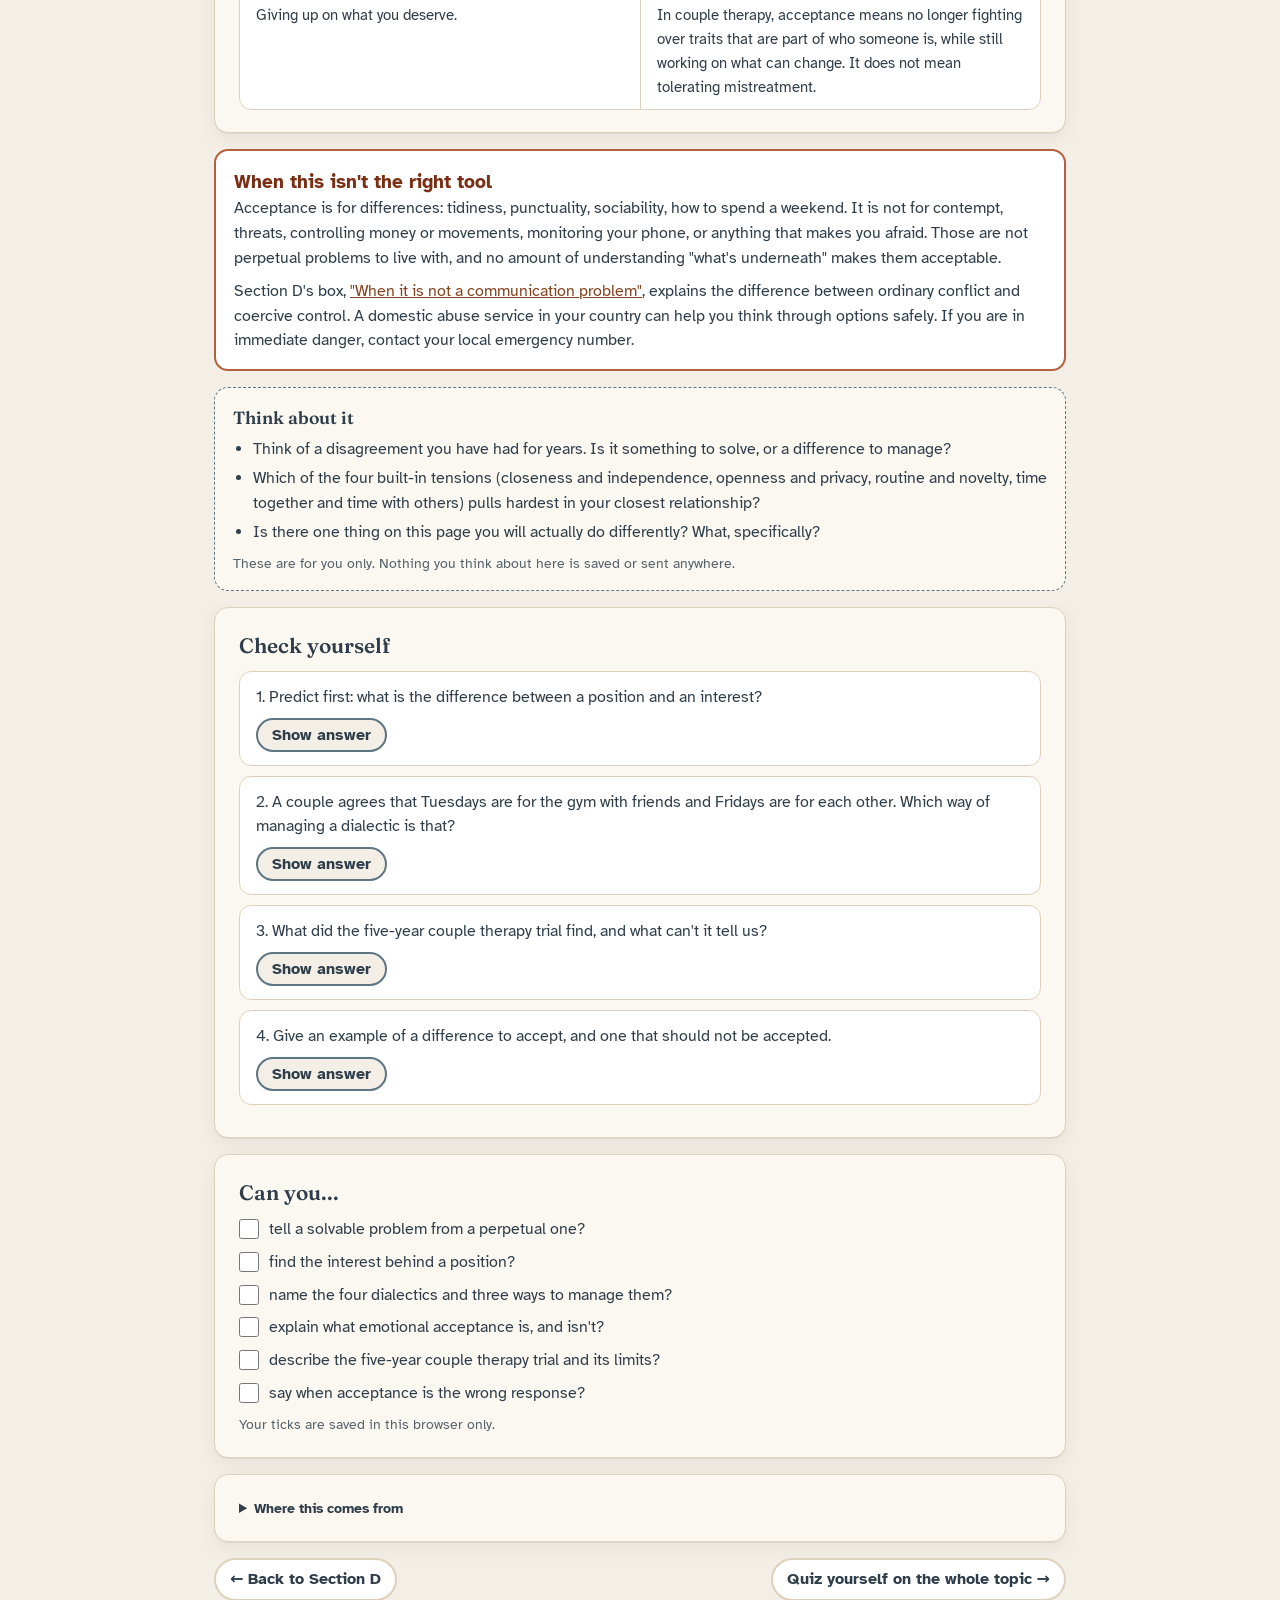
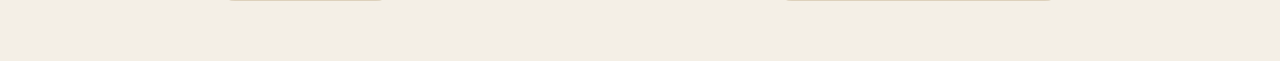
<file: manage-not-solve.html>
<!DOCTYPE html>
<html lang="en">
<head>
<meta charset="UTF-8">
<meta name="viewport" content="width=device-width, initial-scale=1.0">
<title>Problems You Manage, Not Solve | Psych4Everybody</title>
<link rel="canonical" href="https://psych4everybody.github.io/psych4everybody/manage-not-solve.html">
<meta property="og:type" content="article">
<meta property="og:title" content="Problems You Manage, Not Solve | Psych4Everybody">
<meta property="og:description" content="Why some disagreements never go away, how couples live with them well, and when acceptance is the wrong answer.">
<meta property="og:url" content="https://psych4everybody.github.io/psych4everybody/manage-not-solve.html">
<meta name="description" content="Why some disagreements never go away, how couples live with them well, and when acceptance is the wrong answer. A free, plain-language deep dive for adults.">
<link rel="stylesheet" href="assets/style.css">
<link rel="stylesheet" href="assets/dark.css">
<link rel="stylesheet" href="assets/p4e.css">
<script src="assets/settings.js" data-dark></script>
</head>
<body>

<header class="site-header">
  <svg class="bubbles" viewBox="0 0 420 170" preserveAspectRatio="xMaxYMax meet" aria-hidden="true">
    <g fill="none" stroke-width="3" stroke-linejoin="round">
      <path d="M200 40h120a22 22 0 0 1 22 22v34a22 22 0 0 1-22 22h-70l-26 22v-22h-24a22 22 0 0 1-22-22V62a22 22 0 0 1 22-22z" stroke="#7890A0"/>
      <path d="M300 68h90a20 20 0 0 1 20 20v30a20 20 0 0 1-20 20h-14v18l-24-18h-52a20 20 0 0 1-20-20v-30a20 20 0 0 1 20-20z" stroke="#A2532F" fill="#5E7584"/>
    </g>
    <g fill="#E9DFCF"><circle cx="234" cy="79" r="5"/><circle cx="256" cy="79" r="5"/><circle cx="278" cy="79" r="5"/></g>
  </svg>
  <div class="inner">
    <div class="header-links">
      <a class="back-link" href="communication.html#d">&larr; Communication and Conflict</a>
      <a class="back-link" href="index.html">All topics</a>
    </div>
    <div class="eyebrow">Psych4Everybody &middot; Deep dive</div>
    <h1>Problems You Manage, Not Solve</h1>
    <p class="dek">Why some disagreements never go away, how couples live with them well, and when acceptance is the wrong answer.</p>
    <div class="stats"><span>About 12 minutes to read</span><span>A 40-minute practice for two</span><span>Builds on Section D</span></div>
  </div>
</header>
<div class="tile-strip"></div>

<section class="view" id="view-main">
<div class="notes">

  <div class="check-q predict">
    <p class="claim">Married couples were asked about their recent arguments. What share came from built-in tensions, like wanting closeness <i>and</i> wanting independence, rather than from any one specific problem?</p>
    <button class="reveal-btn" aria-expanded="false">See what the research found</button>
    <div class="check-a"><b>More than a third.</b> In Leslie Erbert's study, four built-in tensions of close relationships accounted for over a third of married couples' recent arguments. Tensions like these never get settled once and for all; the balance just keeps shifting.</div>
  </div>

  <div class="card">
    <h3>Key points</h3>
    <ol class="keypoints">
      <li><b>Some disagreements come from differences that will not go away.</b> How tidy a home should be, how much time to spend with family, how to handle money. Couples who do well tend to manage these, not solve them.</li>
      <li><b>Positions hide reasons.</b> Behind "I want Christmas with my family" is something that matters, and the reasons are often easier to satisfy than the positions.</li>
      <li><b>Some tensions are built into closeness itself.</b> Wanting connection and independence, openness and privacy, are not problems to fix but balances to keep adjusting.</li>
      <li><b>Acceptance is a real part of what helps.</b> Couple therapy that adds emotional acceptance to working on change was tested in the largest and longest couple therapy trial to date, with encouraging results.</li>
      <li><b>Acceptance has limits.</b> Differences in taste or temperament are for accepting. Contempt, control and fear are not.</li>
    </ol>
  </div>

  <div class="card">
    <h3>By the end of this page you will be able to</h3>
    <ul class="can-do">
      <li>Tell a solvable problem from a lasting difference.</li>
      <li>Find the reasons underneath a position, yours and your partner's.</li>
      <li>Name the four built-in tensions of close relationships and ways couples manage them.</li>
      <li>Explain what the best long-term couple therapy trial found about acceptance.</li>
      <li>Say when acceptance is the wrong response.</li>
    </ul>
  </div>

  <!-- ================= PART 1 ================= -->
  <div class="sec-head" style="margin-top:28px;"><div class="tag">Part 1</div><h2>Four ways to live with a difference</h2><div class="q">And what you could say instead.</div></div>

  <div class="card">
    <p>Section D introduced <b>perpetual problems</b>, <b>relational dialectics</b> and <b>integrative agreements</b>. Here is how each shows up in an ordinary argument, with something you could try instead.</p>
    <p class="ev-note"><span class="ev strong" style="margin-left:0;">Strong</span> for the idea that some tensions are lasting: research on dialectics and on long-term couples consistently finds recurring disagreements, even in happy relationships.<br>
    <span class="ev mixed" style="margin-left:0;">Mixed</span> for the specific techniques: they come from negotiation research and couple therapy, and have not each been tested on their own.</p>
  </div>

  <div class="card">
    <h3>1. When the same argument comes back</h3>
    <p><b>What it is:</b> a <b>perpetual problem</b>: a disagreement rooted in a lasting difference in personality, values or habits. John Gottman argues that many couple disagreements are of this kind.</p>
    <div class="script">
      <div class="line instead"><span class="lbl">Instead of</span>"We've been over this a hundred times. Why can't you just change?"</div>
      <div class="line try"><span class="lbl">Try managing it for now</span>"Here we are again with the tidiness thing. Can we work out how to live with it this month, rather than settle it forever?"</div>
    </div>
    <p class="why"><b>Why this works:</b> expecting to "win" a perpetual problem guarantees a fight every time it surfaces. Treating it as something you will both keep adjusting takes away the pressure for one person to change who they are. Gottman's observation is that couples who do well keep talking about these differences with humor and affection, and without contempt.</p>
  </div>

  <div class="card">
    <h3>2. When you are stuck on positions</h3>
    <p><b>What it is:</b> arguing over <b>positions</b> (what each person says they want) instead of <b>interests</b> (why they want it). The distinction comes from negotiation research, made famous by Roger Fisher and William Ury.</p>
    <div class="script">
      <div class="line instead"><span class="lbl">Instead of</span>"We're spending Christmas with my family. End of story."</div>
      <div class="line try"><span class="lbl">Try sharing the reason</span>"For me, Christmas with my family is about Mum. She's getting older and I don't know how many more there'll be. What does Christmas at home mean to you?"</div>
    </div>
    <p class="why"><b>Why this works:</b> two positions can be impossible to reconcile while the reasons behind them are not. Maybe one partner needs time with an ageing parent and the other needs a rest from travel; a visit just before Christmas and a quiet day at home could meet both. Rowland Miller's textbook describes the recipe for <b>integrative agreements</b> as stubbornness about goals, combined with flexibility about how to reach them.</p>
  </div>

  <div class="card">
    <h3>3. When you want two opposite things</h3>
    <p><b>What it is:</b> a <b>dialectic</b>: a tension between two needs that both matter, such as connection and independence.</p>
    <div class="script">
      <div class="line instead"><span class="lbl">Instead of</span>"You'd obviously rather be with your friends than with me."</div>
      <div class="line try"><span class="lbl">Try giving each side its own space</span>"I've been missing time with just us. Could we keep Friday nights for us, and Saturdays for friends?"</div>
    </div>
    <p class="why"><b>Why this works:</b> the first version turns a normal tension into a test of love. The second accepts that both needs are legitimate and gives each one a place, a strategy Leslie Baxter called <b>segmentation</b>. Others include <b>cyclic alternation</b> (taking turns over time) and <b>reframing</b> (seeing how the two sides support each other: "Having my own friends makes me a better partner").</p>
  </div>

  <div class="card">
    <h3>4. When the difference is part of who they are</h3>
    <p><b>What it is:</b> <b>emotional acceptance</b>: coming to see a partner's difficult trait as understandable, and sometimes even as the flip side of something you value.</p>
    <div class="script">
      <div class="line instead"><span class="lbl">Instead of</span>"If you really cared, you'd stop being late all the time."</div>
      <div class="line try"><span class="lbl">Try acceptance plus a workaround</span>"You're never going to be an early person, and I'm never going to relax about time. Shall we just tell you we're leaving fifteen minutes before we are?"</div>
    </div>
    <p class="why"><b>Why this works:</b> repeated demands to change a basic trait usually produce resentment, not change. Accepting the difference, and designing around it, takes the trait out of the fight. Brian Doss and Andrew Christensen found that the more accepting partners are of each other's frustrating behavior, the more satisfied they tend to be.</p>
    <div class="callout key"><b class="t">Acceptance is not resignation</b>In integrative behavioral couple therapy, acceptance sits alongside change, not instead of it. The aim is to change what can be changed, and to stop fighting over what cannot.</div>
  </div>

  <!-- ================= PART 2 ================= -->
  <div class="sec-head" style="margin-top:28px;"><div class="tag">Part 2</div><h2>Try it</h2><div class="q">A structured conversation about one recurring disagreement.</div></div>

  <div class="practice">
    <div class="kicker">Practice</div>
    <h3>What's underneath <span class="ev mixed">Mixed</span></h3>
    <div class="meta"><span>About 40 minutes</span><span>For two, on a calm day</span><span>Moderate: needs real listening</span></div>
    <p>Pick one disagreement that keeps coming back, not the most painful one. The goal is not to solve it today, but to understand what it means to each of you.</p>
    <h4>How to do it</h4>
    <ol class="do">
      <li><b>Agree on the topic and the rules.</b> One topic only. For each turn, one person talks and the other only asks questions: no persuading, no rebuttals.</li>
      <li><b>First speaker, about ten minutes: explain what your position means to you.</b> Is there a story behind it, a value, a fear, a hope? Where does it come from in your life?</li>
      <li><b>Listener: ask curious questions.</b> "What would it mean to you if we did it your way?" "Is there a part of this that matters most?" At the end, sum up what you heard.</li>
      <li><b>Swap.</b> Same rules, other way round.</li>
      <li><b>Look for options that meet both sets of reasons.</b> Brainstorm without judging first, then pick something to try.</li>
      <li><b>If there is no option yet, agree how to live with it for now.</b> And agree when to revisit it. Managing well is a good result.</li>
    </ol>
    <h4>Why it works</h4>
    <p>Arguments about positions are win-or-lose. Talking about reasons turns the other person from an opponent into someone with understandable needs, and often reveals options neither of you had considered. Even when nothing is solved, understanding why something matters so much to your partner makes the difference easier to accept.</p>
    <h4>How good is the evidence?</h4>
    <p>Mixed. The interests-behind-positions idea is well established in negotiation research, much of it outside couples. The idea of looking for the deeper meaning in a stuck disagreement is part of Gottman's clinical approach, and understanding each other's experience is central to integrative behavioral couple therapy. This exact conversation, done at home, has not been tested as a stand-alone exercise.</p>
    <div class="keep"><b>Keep in mind.</b> Start with a medium-sized disagreement, not the one that hurts most. If you hit something very painful, such as a betrayal, a loss, or a decision about children, it may be worth having a couple therapist help. And some differences are dealbreakers for good reasons; understanding each other better does not oblige either of you to give up something essential.</div>
    <button class="tried-btn" data-tried="whats-underneath" aria-pressed="false">Mark as tried</button>
  </div>

  <!-- ================= PART 3 ================= -->
  <div class="sec-head" style="margin-top:28px;"><div class="tag">Part 3</div><h2>What the research actually shows</h2><div class="q">The longest couple therapy trial, and how solid the famous numbers are.</div></div>

  <div class="study">
    <div class="study-head">
      <div class="kicker">Inside the study</div>
      <h3>Christensen and colleagues (2010): change, acceptance, and five years later</h3>
    </div>
    <div class="study-body">
      <dl>
        <dt>What they did</dt>
        <dd><p>Andrew Christensen and colleagues randomly assigned 134 seriously and chronically distressed married couples, in Los Angeles and Seattle, to one of two therapies. Traditional behavioral couple therapy focused on change: communication and problem-solving skills. Integrative behavioral couple therapy used similar techniques but added work on emotional acceptance and understanding each other's sensitivities. Couples had up to 26 sessions over a year and were then followed up every six months for five years.</p></dd>
        <dt>What they found</dt>
        <dd><p>Right after therapy, about two-thirds of couples had improved significantly. The acceptance-based therapy did better over the first two years of follow-up, though the advantage was modest and faded later. Five years on, about half the couples were significantly better than when they started, about a quarter had separated or divorced, and about a quarter were unchanged.</p></dd>
        <dt class="cant">What it can't tell us</dt>
        <dd>
          <ul>
            <li><b>What would have happened without therapy.</b> Both groups had therapy; there was no untreated comparison group, so we cannot say how many couples would have improved anyway.</li>
            <li><b>Who it applies to.</b> These were married, seriously distressed couples in two US cities. Less distressed couples, unmarried couples and other cultures may respond differently.</li>
            <li><b>Whether acceptance works without a therapist.</b> The couples had trained therapists. Trying to accept a partner's traits on your own is a different thing.</li>
          </ul>
        </dd>
      </dl>
    </div>
  </div>

  <div class="card">
    <h3>How solid is "69% of problems are perpetual"? <span class="ev mixed">Mixed</span></h3>
    <p>You may have seen the claim that about 69% of couple conflicts are perpetual. It comes from Gottman's observations in his clinical and research work and is best treated as a rough estimate, not a measured fact. What is better supported is the broader idea: many disagreements recur for years, even in happy couples, and research on dialectics finds built-in tensions behind a large share of arguments.</p>
  </div>

  <div class="card">
    <h3>Acceptance and change both matter <span class="ev mixed">Mixed</span></h3>
    <p>Researchers analysing the same trial looked at <i>how</i> couples improved. Changes in communication, changes in how often frustrating behaviors happened, and growing emotional acceptance of those behaviors all played a part. The traditional therapy produced bigger changes in the behaviors themselves, while acceptance was a distinctive focus of the integrative approach.</p>
    <p>The practical lesson is that "they should just change" and "I should just accept it" are both incomplete. Most couples who improve do some of each.</p>
  </div>

  <!-- ================= DECODER ================= -->
  <div class="card">
    <h3>Therapy-speak decoder</h3>
    <p>Three ideas about compatibility that come up whenever an old argument does.</p>
    <div class="decoder">
      <div class="decode">
        <div class="phrase">"We're just incompatible."</div>
        <div class="cols">
          <div><span class="lbl">Online, it often means</span>If we keep disagreeing, we're wrong for each other.</div>
          <div class="research"><span class="lbl">In the research, it means</span>Every couple has lasting differences. Miller's textbook describes "destiny" beliefs (partners are either meant for each other or not) as unhelpful, and "growth" beliefs (relationships take work) as more realistic and better for couples.</div>
        </div>
      </div>
      <div class="decode">
        <div class="phrase">"Compromise means you both lose."</div>
        <div class="cols">
          <div><span class="lbl">Online, it often means</span>Never meet halfway; hold out for what you want.</div>
          <div class="research"><span class="lbl">In the research, it means</span>Compromise, where both give something up, is one way conflicts end. Integrative agreements, where both people's underlying goals are met, are often better, and are easier to find when you talk about reasons rather than positions.</div>
        </div>
      </div>
      <div class="decode">
        <div class="phrase">"Acceptance means settling."</div>
        <div class="cols">
          <div><span class="lbl">Online, it often means</span>Giving up on what you deserve.</div>
          <div class="research"><span class="lbl">In the research, it means</span>In couple therapy, acceptance means no longer fighting over traits that are part of who someone is, while still working on what can change. It does not mean tolerating mistreatment.</div>
        </div>
      </div>
    </div>
  </div>

  <!-- ================= SAFETY ================= -->
  <div class="safety">
    <h3>When this isn't the right tool</h3>
    <p>Acceptance is for differences: tidiness, punctuality, sociability, how to spend a weekend. It is not for contempt, threats, controlling money or movements, monitoring your phone, or anything that makes you afraid. Those are not perpetual problems to live with, and no amount of understanding "what's underneath" makes them acceptable.</p>
    <p>Section D's box, <a href="communication.html#d">"When it is not a communication problem"</a>, explains the difference between ordinary conflict and coercive control. A domestic abuse service in your country can help you think through options safely. If you are in immediate danger, contact your local emergency number.</p>
  </div>

  <!-- ================= REFLECT, CHECK, SOURCES ================= -->
  <div class="reflect">
    <h3>Think about it</h3>
    <ul>
      <li>Think of a disagreement you have had for years. Is it something to solve, or a difference to manage?</li>
      <li>Which of the four built-in tensions (closeness and independence, openness and privacy, routine and novelty, time together and time with others) pulls hardest in your closest relationship?</li>
      <li>Is there one thing on this page you will actually do differently? What, specifically?</li>
    </ul>
    <p class="small">These are for you only. Nothing you think about here is saved or sent anywhere.</p>
  </div>

  <div class="card">
    <h3>Check yourself</h3>
    <div class="check-q"><p>1. Predict first: what is the difference between a position and an interest?</p><button class="reveal-btn" aria-expanded="false">Show answer</button><div class="check-a">A position is what someone says they want ("We're going to my parents'"). An interest is why they want it ("I'm worried about my dad's health"). Interests are often easier to satisfy together than positions.</div></div>
    <div class="check-q"><p>2. A couple agrees that Tuesdays are for the gym with friends and Fridays are for each other. Which way of managing a dialectic is that?</p><button class="reveal-btn" aria-expanded="false">Show answer</button><div class="check-a">Segmentation: giving each side of the tension (independence and connection) its own time or area of life.</div></div>
    <div class="check-q"><p>3. What did the five-year couple therapy trial find, and what can't it tell us?</p><button class="reveal-btn" aria-expanded="false">Show answer</button><div class="check-a">About half the seriously distressed couples were significantly better five years on, and the acceptance-based therapy had a modest early advantage. Because both groups got therapy, it cannot tell us how many would have improved without it.</div></div>
    <div class="check-q"><p>4. Give an example of a difference to accept, and one that should not be accepted.</p><button class="reveal-btn" aria-expanded="false">Show answer</button><div class="check-a">To accept: one partner is a homebody and the other loves going out. Not to accept: a partner who checks your phone, controls the money, or makes you afraid. That is control, not a difference in temperament.</div></div>
  </div>

  <div class="card">
    <h3>Can you...</h3>
    <ul class="checklist" data-key="comm-manage">
      <li><label><input type="checkbox">tell a solvable problem from a perpetual one?</label></li>
      <li><label><input type="checkbox">find the interest behind a position?</label></li>
      <li><label><input type="checkbox">name the four dialectics and three ways to manage them?</label></li>
      <li><label><input type="checkbox">explain what emotional acceptance is, and isn't?</label></li>
      <li><label><input type="checkbox">describe the five-year couple therapy trial and its limits?</label></li>
      <li><label><input type="checkbox">say when acceptance is the wrong response?</label></li>
    </ul>
    <div class="check-meta">Your ticks are saved in this browser only.</div>
  </div>

  <div class="card">
    <details class="sources"><summary>Where this comes from</summary>
      <ul>
        <li>Miller, R. S. (2022). <i>Intimate Relationships</i> (9th ed.), chapters 4 and 11. McGraw Hill.</li>
        <li>Baxter, L. A., &amp; Montgomery, B. M. (1996). <i>Relating: Dialogues and Dialectics</i>. Guilford.</li>
        <li>Christensen, A., Atkins, D. C., Baucom, B., &amp; Yi, J. (2010). Marital status and satisfaction five years following a randomized clinical trial comparing traditional versus integrative behavioral couple therapy. <i>Journal of Consulting and Clinical Psychology, 78</i>(2).</li>
        <li>Doss, B. D., &amp; Christensen, A. (2006). Acceptance in romantic relationships: The Frequency and Acceptability of Partner Behavior Inventory. <i>Psychological Assessment, 18</i>, 289–302.</li>
        <li>Doss, B. D., Thum, Y. M., Sevier, M., Atkins, D. C., &amp; Christensen, A. (2005). Improving relationships: Mechanisms of change in couple therapy. <i>Journal of Consulting and Clinical Psychology, 73</i>(4), 624–633.</li>
        <li>Erbert, L. A. (2000). Conflict and dialectics: Perceptions of dialectical contradictions in marital conflict. <i>Journal of Social and Personal Relationships, 17</i>(4–5), 638–659.</li>
        <li>Fisher, R., &amp; Ury, W. (1981). <i>Getting to Yes: Negotiating Agreement Without Giving In</i>. Houghton Mifflin.</li>
        <li>Gottman, J. M., &amp; Silver, N. (1999). <i>The Seven Principles for Making Marriage Work</i>. Crown.</li>
        <li>Jacobson, N. S., &amp; Christensen, A. (1998). <i>Acceptance and Change in Couple Therapy</i>. Norton.</li>
      </ul>
    </details>
  </div>

  <div class="next-sec"><a href="communication.html#d">&larr; Back to Section D</a><a href="communication.html#quiz">Quiz yourself on the whole topic &rarr;</a></div>
</div>
</section>

<script src="assets/notes.js"></script>
</body>
</html>
</file>
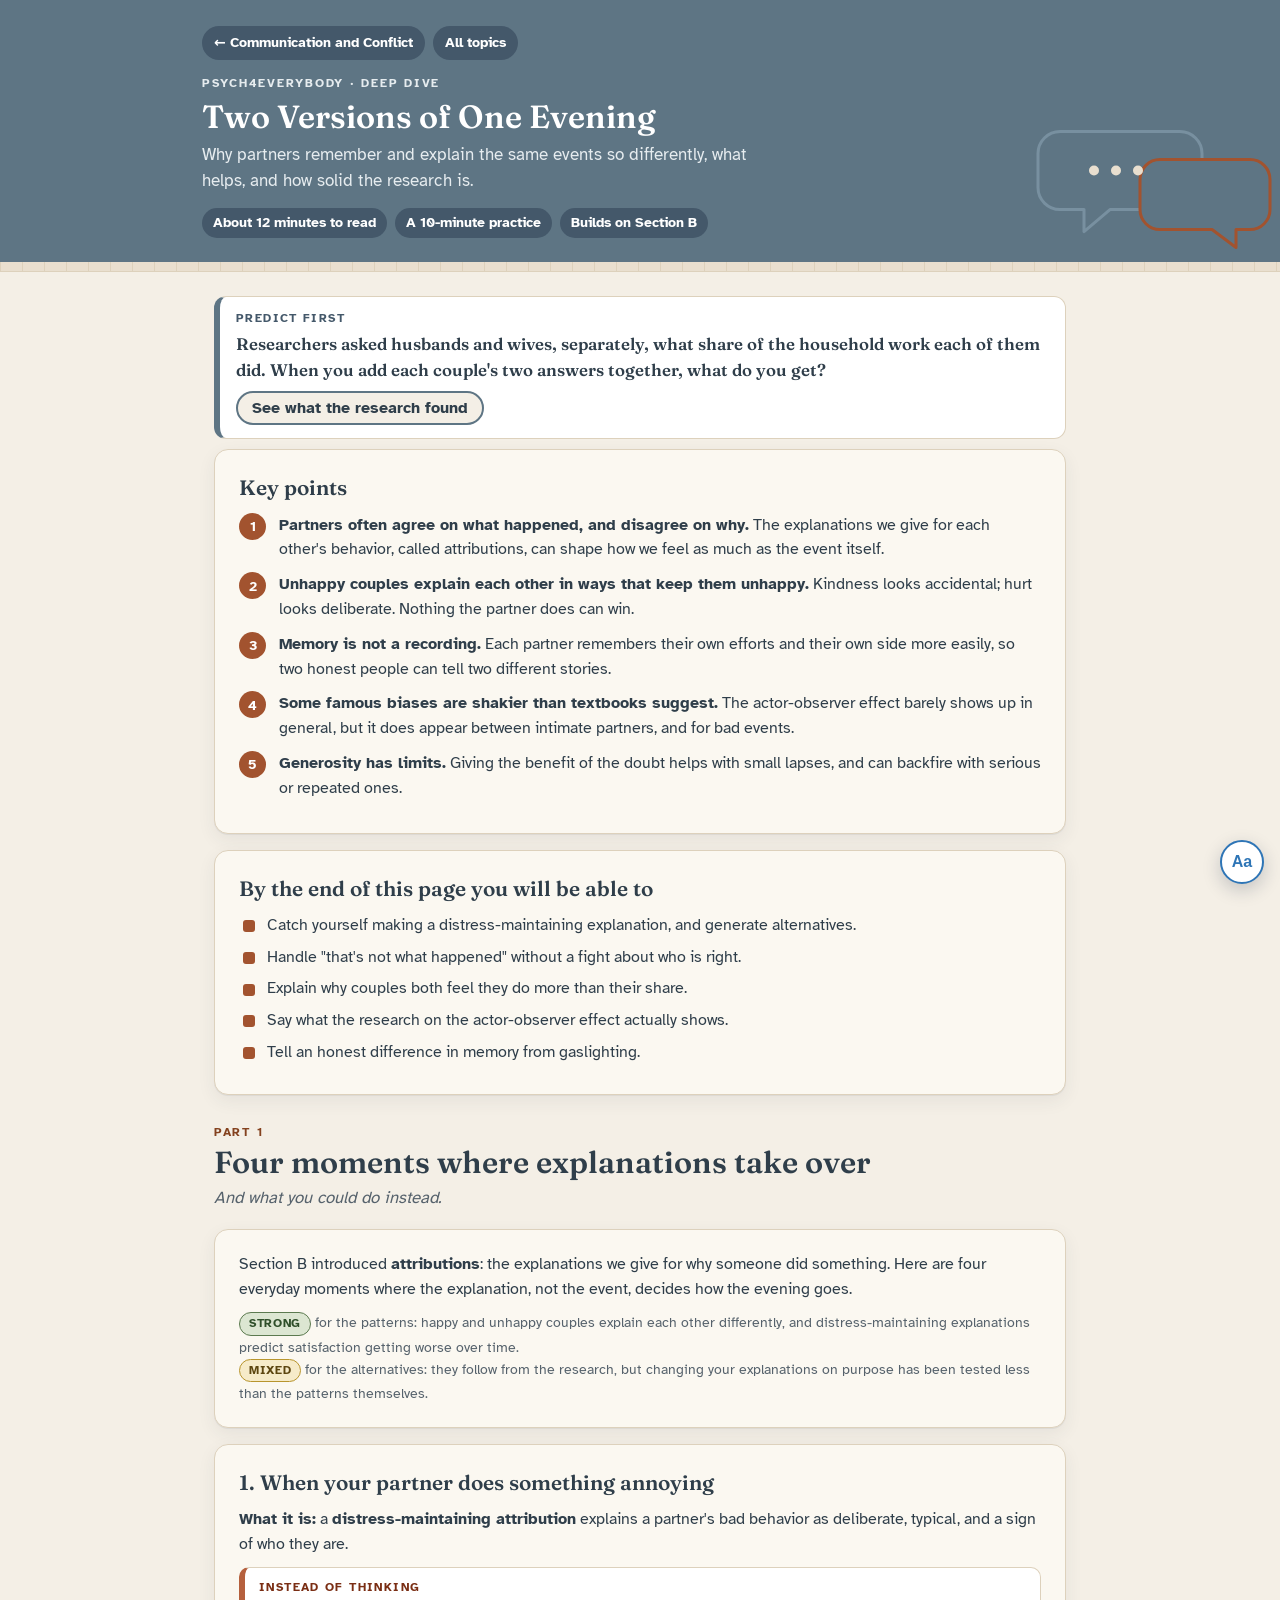
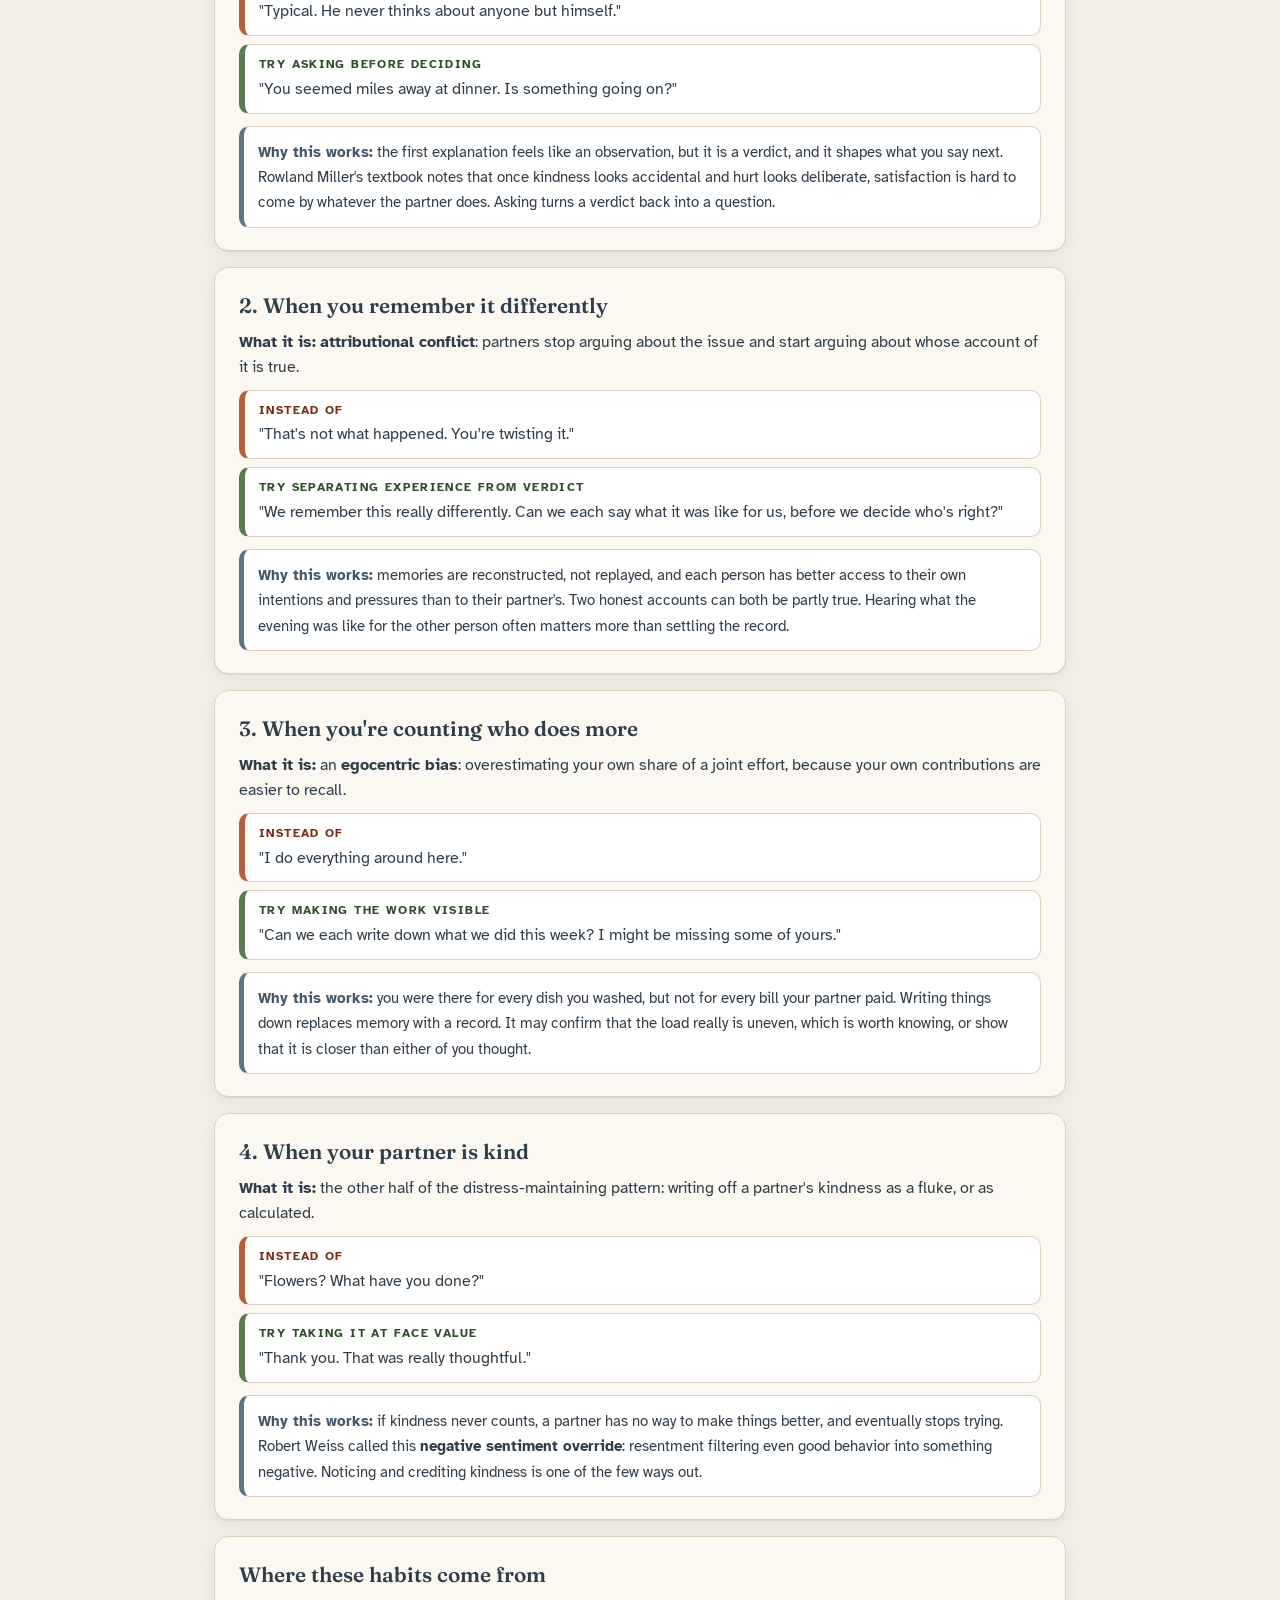
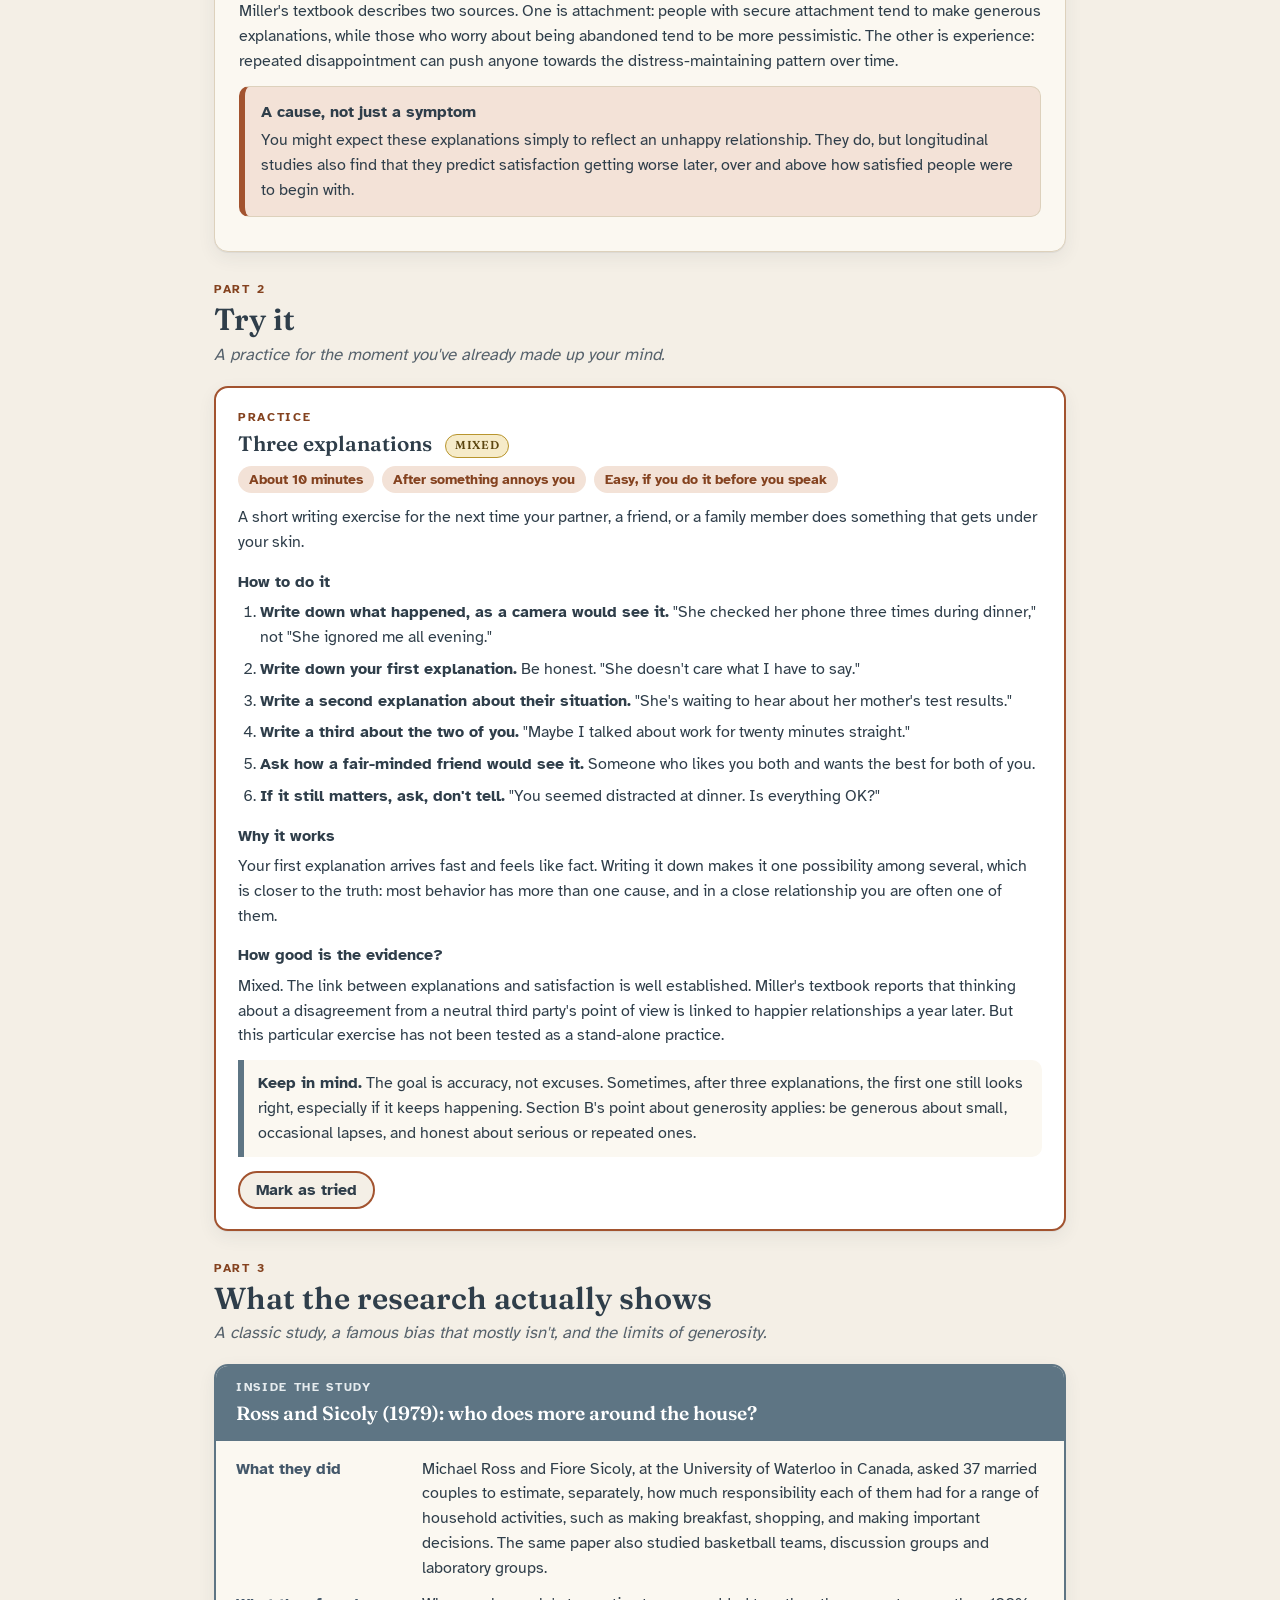
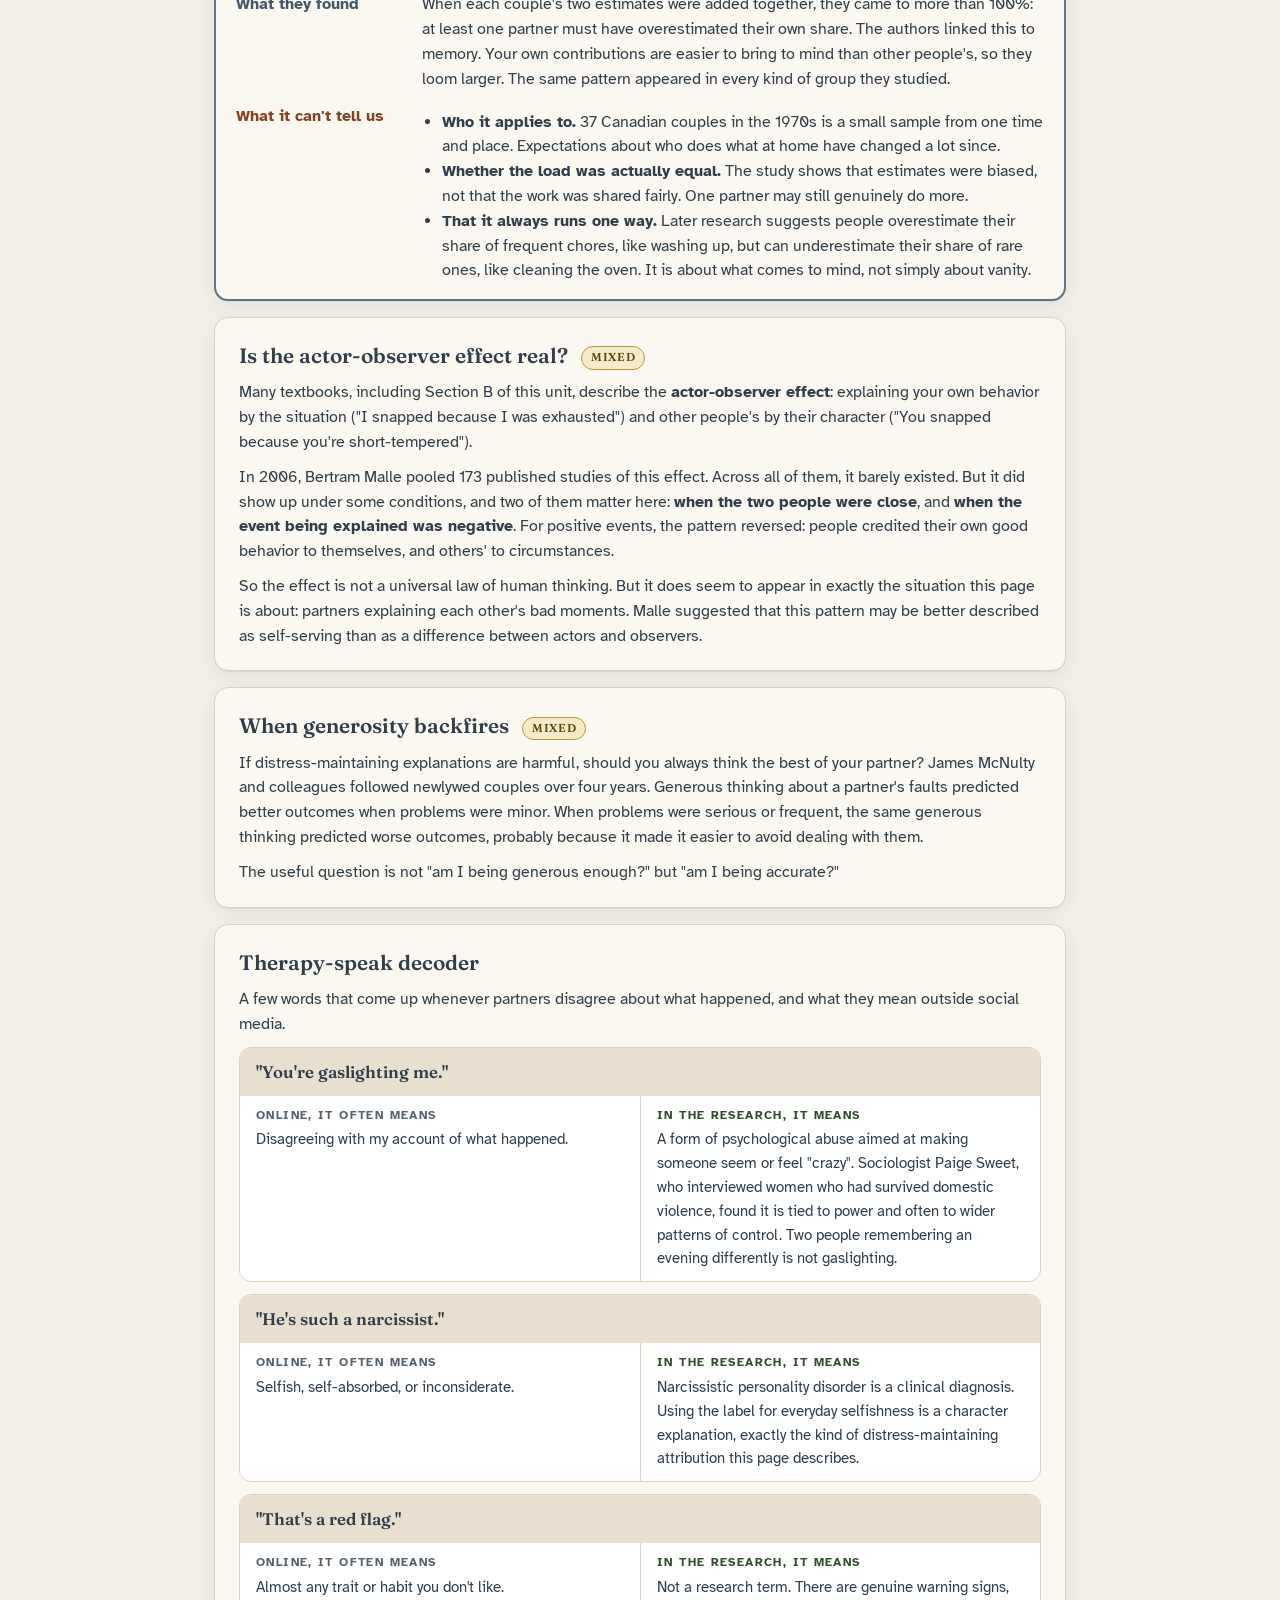
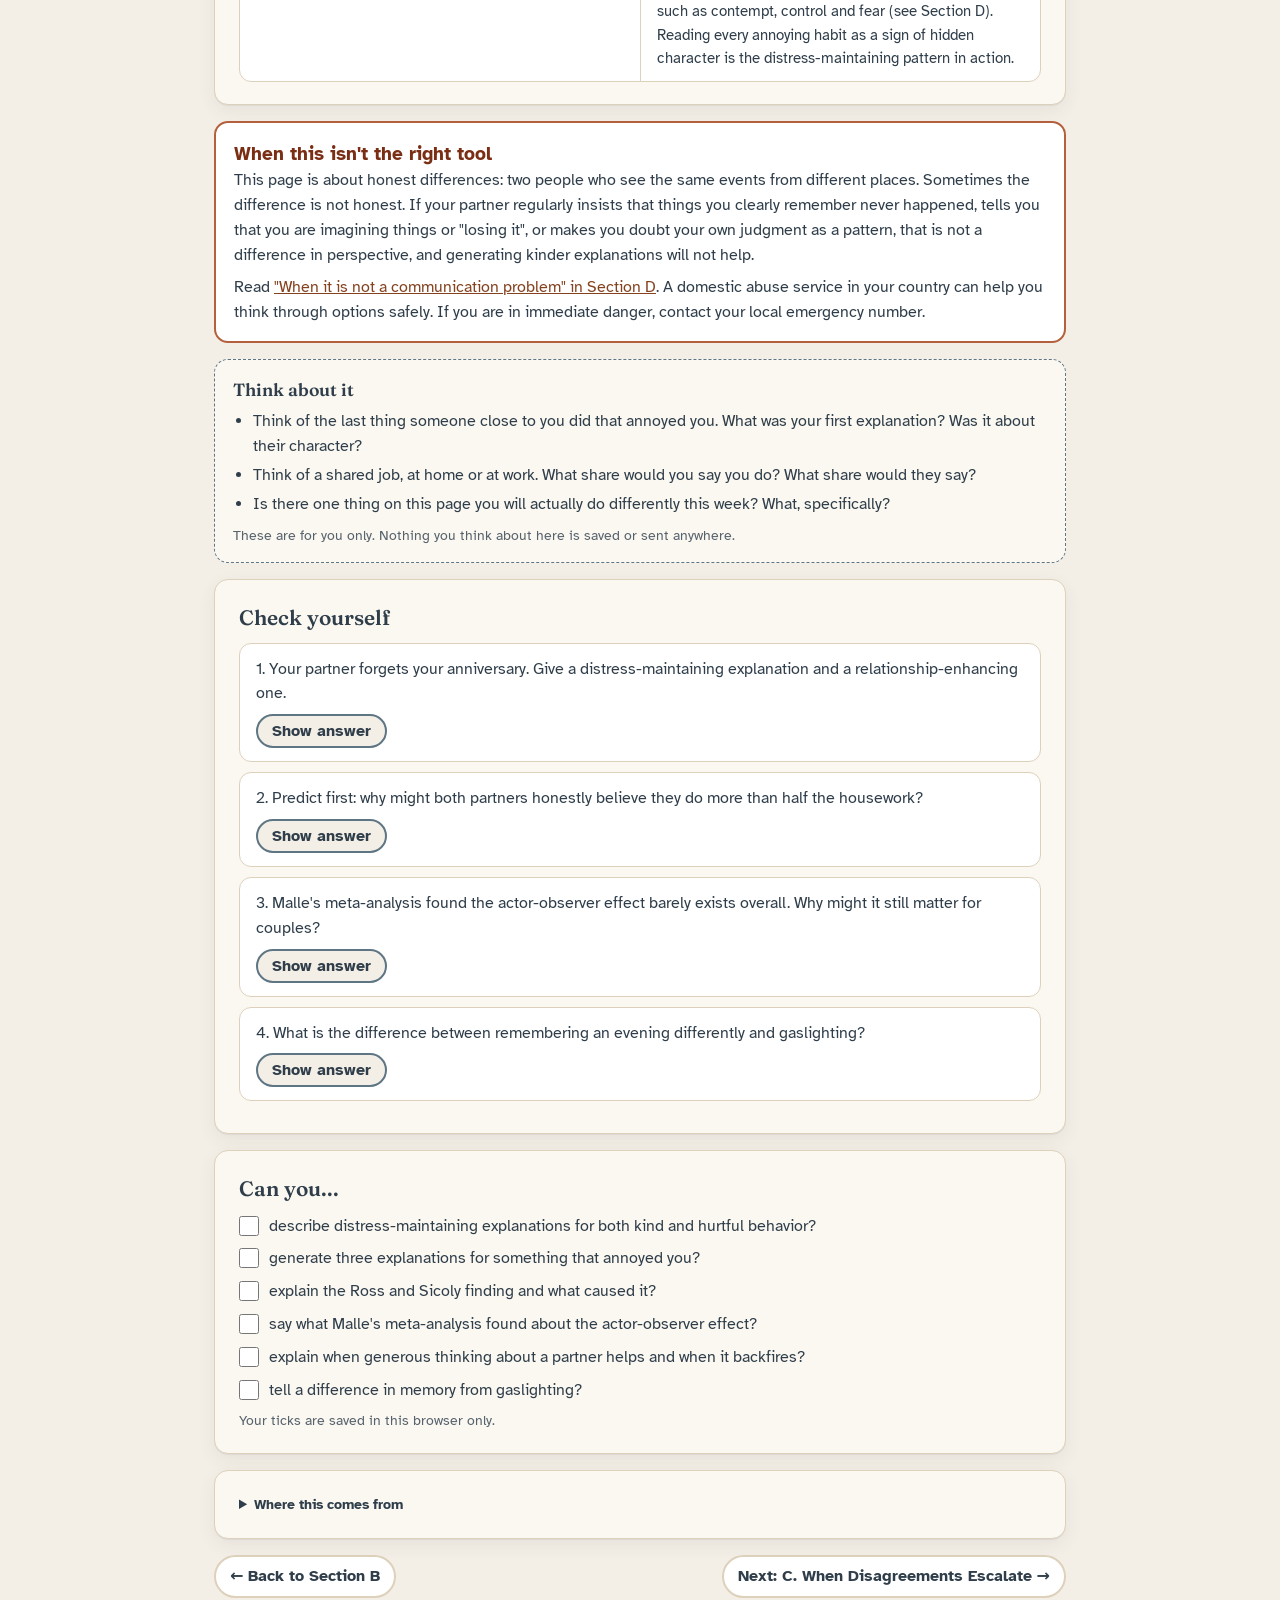
<file: two-versions.html>
<!DOCTYPE html>
<html lang="en">
<head>
<meta charset="UTF-8">
<meta name="viewport" content="width=device-width, initial-scale=1.0">
<title>Two Versions of One Evening | Psych4Everybody</title>
<link rel="canonical" href="https://psych4everybody.github.io/psych4everybody/two-versions.html">
<meta property="og:type" content="article">
<meta property="og:title" content="Two Versions of One Evening | Psych4Everybody">
<meta property="og:description" content="Why partners remember and explain the same events so differently, what helps, and how solid the research is.">
<meta property="og:url" content="https://psych4everybody.github.io/psych4everybody/two-versions.html">
<meta name="description" content="Why partners remember and explain the same events so differently, what helps, and how solid the research is. A free, plain-language deep dive for adults.">
<link rel="stylesheet" href="assets/style.css">
<link rel="stylesheet" href="assets/dark.css">
<link rel="stylesheet" href="assets/p4e.css">
<script src="assets/settings.js" data-dark></script>
</head>
<body>

<header class="site-header">
  <svg class="bubbles" viewBox="0 0 420 170" preserveAspectRatio="xMaxYMax meet" aria-hidden="true">
    <g fill="none" stroke-width="3" stroke-linejoin="round">
      <path d="M200 40h120a22 22 0 0 1 22 22v34a22 22 0 0 1-22 22h-70l-26 22v-22h-24a22 22 0 0 1-22-22V62a22 22 0 0 1 22-22z" stroke="#7890A0"/>
      <path d="M300 68h90a20 20 0 0 1 20 20v30a20 20 0 0 1-20 20h-14v18l-24-18h-52a20 20 0 0 1-20-20v-30a20 20 0 0 1 20-20z" stroke="#A2532F" fill="#5E7584"/>
    </g>
    <g fill="#E9DFCF"><circle cx="234" cy="79" r="5"/><circle cx="256" cy="79" r="5"/><circle cx="278" cy="79" r="5"/></g>
  </svg>
  <div class="inner">
    <div class="header-links">
      <a class="back-link" href="communication.html#b">&larr; Communication and Conflict</a>
      <a class="back-link" href="index.html">All topics</a>
    </div>
    <div class="eyebrow">Psych4Everybody &middot; Deep dive</div>
    <h1>Two Versions of One Evening</h1>
    <p class="dek">Why partners remember and explain the same events so differently, what helps, and how solid the research is.</p>
    <div class="stats"><span>About 12 minutes to read</span><span>A 10-minute practice</span><span>Builds on Section B</span></div>
  </div>
</header>
<div class="tile-strip"></div>

<section class="view" id="view-main">
<div class="notes">

  <div class="check-q predict">
    <p class="claim">Researchers asked husbands and wives, separately, what share of the household work each of them did. When you add each couple's two answers together, what do you get?</p>
    <button class="reveal-btn" aria-expanded="false">See what the research found</button>
    <div class="check-a"><b>More than 100%.</b> In Michael Ross and Fiore Sicoly's classic study, spouses' estimates of their own share added up to more than the whole. Nobody needs to be lying for this to happen: your own efforts are simply easier to remember than your partner's.</div>
  </div>

  <div class="card">
    <h3>Key points</h3>
    <ol class="keypoints">
      <li><b>Partners often agree on what happened, and disagree on why.</b> The explanations we give for each other's behavior, called attributions, can shape how we feel as much as the event itself.</li>
      <li><b>Unhappy couples explain each other in ways that keep them unhappy.</b> Kindness looks accidental; hurt looks deliberate. Nothing the partner does can win.</li>
      <li><b>Memory is not a recording.</b> Each partner remembers their own efforts and their own side more easily, so two honest people can tell two different stories.</li>
      <li><b>Some famous biases are shakier than textbooks suggest.</b> The actor-observer effect barely shows up in general, but it does appear between intimate partners, and for bad events.</li>
      <li><b>Generosity has limits.</b> Giving the benefit of the doubt helps with small lapses, and can backfire with serious or repeated ones.</li>
    </ol>
  </div>

  <div class="card">
    <h3>By the end of this page you will be able to</h3>
    <ul class="can-do">
      <li>Catch yourself making a distress-maintaining explanation, and generate alternatives.</li>
      <li>Handle "that's not what happened" without a fight about who is right.</li>
      <li>Explain why couples both feel they do more than their share.</li>
      <li>Say what the research on the actor-observer effect actually shows.</li>
      <li>Tell an honest difference in memory from gaslighting.</li>
    </ul>
  </div>

  <!-- ================= PART 1 ================= -->
  <div class="sec-head" style="margin-top:28px;"><div class="tag">Part 1</div><h2>Four moments where explanations take over</h2><div class="q">And what you could do instead.</div></div>

  <div class="card">
    <p>Section B introduced <b>attributions</b>: the explanations we give for why someone did something. Here are four everyday moments where the explanation, not the event, decides how the evening goes.</p>
    <p class="ev-note"><span class="ev strong" style="margin-left:0;">Strong</span> for the patterns: happy and unhappy couples explain each other differently, and distress-maintaining explanations predict satisfaction getting worse over time.<br>
    <span class="ev mixed" style="margin-left:0;">Mixed</span> for the alternatives: they follow from the research, but changing your explanations on purpose has been tested less than the patterns themselves.</p>
  </div>

  <div class="card">
    <h3>1. When your partner does something annoying</h3>
    <p><b>What it is:</b> a <b>distress-maintaining attribution</b> explains a partner's bad behavior as deliberate, typical, and a sign of who they are.</p>
    <div class="script">
      <div class="line instead"><span class="lbl">Instead of thinking</span>"Typical. He never thinks about anyone but himself."</div>
      <div class="line try"><span class="lbl">Try asking before deciding</span>"You seemed miles away at dinner. Is something going on?"</div>
    </div>
    <p class="why"><b>Why this works:</b> the first explanation feels like an observation, but it is a verdict, and it shapes what you say next. Rowland Miller's textbook notes that once kindness looks accidental and hurt looks deliberate, satisfaction is hard to come by whatever the partner does. Asking turns a verdict back into a question.</p>
  </div>

  <div class="card">
    <h3>2. When you remember it differently</h3>
    <p><b>What it is:</b> <b>attributional conflict</b>: partners stop arguing about the issue and start arguing about whose account of it is true.</p>
    <div class="script">
      <div class="line instead"><span class="lbl">Instead of</span>"That's not what happened. You're twisting it."</div>
      <div class="line try"><span class="lbl">Try separating experience from verdict</span>"We remember this really differently. Can we each say what it was like for us, before we decide who's right?"</div>
    </div>
    <p class="why"><b>Why this works:</b> memories are reconstructed, not replayed, and each person has better access to their own intentions and pressures than to their partner's. Two honest accounts can both be partly true. Hearing what the evening was like for the other person often matters more than settling the record.</p>
  </div>

  <div class="card">
    <h3>3. When you're counting who does more</h3>
    <p><b>What it is:</b> an <b>egocentric bias</b>: overestimating your own share of a joint effort, because your own contributions are easier to recall.</p>
    <div class="script">
      <div class="line instead"><span class="lbl">Instead of</span>"I do everything around here."</div>
      <div class="line try"><span class="lbl">Try making the work visible</span>"Can we each write down what we did this week? I might be missing some of yours."</div>
    </div>
    <p class="why"><b>Why this works:</b> you were there for every dish you washed, but not for every bill your partner paid. Writing things down replaces memory with a record. It may confirm that the load really is uneven, which is worth knowing, or show that it is closer than either of you thought.</p>
  </div>

  <div class="card">
    <h3>4. When your partner is kind</h3>
    <p><b>What it is:</b> the other half of the distress-maintaining pattern: writing off a partner's kindness as a fluke, or as calculated.</p>
    <div class="script">
      <div class="line instead"><span class="lbl">Instead of</span>"Flowers? What have you done?"</div>
      <div class="line try"><span class="lbl">Try taking it at face value</span>"Thank you. That was really thoughtful."</div>
    </div>
    <p class="why"><b>Why this works:</b> if kindness never counts, a partner has no way to make things better, and eventually stops trying. Robert Weiss called this <b>negative sentiment override</b>: resentment filtering even good behavior into something negative. Noticing and crediting kindness is one of the few ways out.</p>
  </div>

  <div class="card">
    <h3>Where these habits come from</h3>
    <p>Miller's textbook describes two sources. One is attachment: people with secure attachment tend to make generous explanations, while those who worry about being abandoned tend to be more pessimistic. The other is experience: repeated disappointment can push anyone towards the distress-maintaining pattern over time.</p>
    <div class="callout key"><b class="t">A cause, not just a symptom</b>You might expect these explanations simply to reflect an unhappy relationship. They do, but longitudinal studies also find that they predict satisfaction getting worse later, over and above how satisfied people were to begin with.</div>
  </div>

  <!-- ================= PART 2 ================= -->
  <div class="sec-head" style="margin-top:28px;"><div class="tag">Part 2</div><h2>Try it</h2><div class="q">A practice for the moment you've already made up your mind.</div></div>

  <div class="practice">
    <div class="kicker">Practice</div>
    <h3>Three explanations <span class="ev mixed">Mixed</span></h3>
    <div class="meta"><span>About 10 minutes</span><span>After something annoys you</span><span>Easy, if you do it before you speak</span></div>
    <p>A short writing exercise for the next time your partner, a friend, or a family member does something that gets under your skin.</p>
    <h4>How to do it</h4>
    <ol class="do">
      <li><b>Write down what happened, as a camera would see it.</b> "She checked her phone three times during dinner," not "She ignored me all evening."</li>
      <li><b>Write down your first explanation.</b> Be honest. "She doesn't care what I have to say."</li>
      <li><b>Write a second explanation about their situation.</b> "She's waiting to hear about her mother's test results."</li>
      <li><b>Write a third about the two of you.</b> "Maybe I talked about work for twenty minutes straight."</li>
      <li><b>Ask how a fair-minded friend would see it.</b> Someone who likes you both and wants the best for both of you.</li>
      <li><b>If it still matters, ask, don't tell.</b> "You seemed distracted at dinner. Is everything OK?"</li>
    </ol>
    <h4>Why it works</h4>
    <p>Your first explanation arrives fast and feels like fact. Writing it down makes it one possibility among several, which is closer to the truth: most behavior has more than one cause, and in a close relationship you are often one of them.</p>
    <h4>How good is the evidence?</h4>
    <p>Mixed. The link between explanations and satisfaction is well established. Miller's textbook reports that thinking about a disagreement from a neutral third party's point of view is linked to happier relationships a year later. But this particular exercise has not been tested as a stand-alone practice.</p>
    <div class="keep"><b>Keep in mind.</b> The goal is accuracy, not excuses. Sometimes, after three explanations, the first one still looks right, especially if it keeps happening. Section B's point about generosity applies: be generous about small, occasional lapses, and honest about serious or repeated ones.</div>
    <button class="tried-btn" data-tried="three-explanations" aria-pressed="false">Mark as tried</button>
  </div>

  <!-- ================= PART 3 ================= -->
  <div class="sec-head" style="margin-top:28px;"><div class="tag">Part 3</div><h2>What the research actually shows</h2><div class="q">A classic study, a famous bias that mostly isn't, and the limits of generosity.</div></div>

  <div class="study">
    <div class="study-head">
      <div class="kicker">Inside the study</div>
      <h3>Ross and Sicoly (1979): who does more around the house?</h3>
    </div>
    <div class="study-body">
      <dl>
        <dt>What they did</dt>
        <dd><p>Michael Ross and Fiore Sicoly, at the University of Waterloo in Canada, asked 37 married couples to estimate, separately, how much responsibility each of them had for a range of household activities, such as making breakfast, shopping, and making important decisions. The same paper also studied basketball teams, discussion groups and laboratory groups.</p></dd>
        <dt>What they found</dt>
        <dd><p>When each couple's two estimates were added together, they came to more than 100%: at least one partner must have overestimated their own share. The authors linked this to memory. Your own contributions are easier to bring to mind than other people's, so they loom larger. The same pattern appeared in every kind of group they studied.</p></dd>
        <dt class="cant">What it can't tell us</dt>
        <dd>
          <ul>
            <li><b>Who it applies to.</b> 37 Canadian couples in the 1970s is a small sample from one time and place. Expectations about who does what at home have changed a lot since.</li>
            <li><b>Whether the load was actually equal.</b> The study shows that estimates were biased, not that the work was shared fairly. One partner may still genuinely do more.</li>
            <li><b>That it always runs one way.</b> Later research suggests people overestimate their share of frequent chores, like washing up, but can underestimate their share of rare ones, like cleaning the oven. It is about what comes to mind, not simply about vanity.</li>
          </ul>
        </dd>
      </dl>
    </div>
  </div>

  <div class="card">
    <h3>Is the actor-observer effect real? <span class="ev mixed">Mixed</span></h3>
    <p>Many textbooks, including Section B of this unit, describe the <b>actor-observer effect</b>: explaining your own behavior by the situation ("I snapped because I was exhausted") and other people's by their character ("You snapped because you're short-tempered").</p>
    <p>In 2006, Bertram Malle pooled 173 published studies of this effect. Across all of them, it barely existed. But it did show up under some conditions, and two of them matter here: <b>when the two people were close</b>, and <b>when the event being explained was negative</b>. For positive events, the pattern reversed: people credited their own good behavior to themselves, and others' to circumstances.</p>
    <p>So the effect is not a universal law of human thinking. But it does seem to appear in exactly the situation this page is about: partners explaining each other's bad moments. Malle suggested that this pattern may be better described as self-serving than as a difference between actors and observers.</p>
  </div>

  <div class="card">
    <h3>When generosity backfires <span class="ev mixed">Mixed</span></h3>
    <p>If distress-maintaining explanations are harmful, should you always think the best of your partner? James McNulty and colleagues followed newlywed couples over four years. Generous thinking about a partner's faults predicted better outcomes when problems were minor. When problems were serious or frequent, the same generous thinking predicted worse outcomes, probably because it made it easier to avoid dealing with them.</p>
    <p>The useful question is not "am I being generous enough?" but "am I being accurate?"</p>
  </div>

  <!-- ================= DECODER ================= -->
  <div class="card">
    <h3>Therapy-speak decoder</h3>
    <p>A few words that come up whenever partners disagree about what happened, and what they mean outside social media.</p>
    <div class="decoder">
      <div class="decode">
        <div class="phrase">"You're gaslighting me."</div>
        <div class="cols">
          <div><span class="lbl">Online, it often means</span>Disagreeing with my account of what happened.</div>
          <div class="research"><span class="lbl">In the research, it means</span>A form of psychological abuse aimed at making someone seem or feel "crazy". Sociologist Paige Sweet, who interviewed women who had survived domestic violence, found it is tied to power and often to wider patterns of control. Two people remembering an evening differently is not gaslighting.</div>
        </div>
      </div>
      <div class="decode">
        <div class="phrase">"He's such a narcissist."</div>
        <div class="cols">
          <div><span class="lbl">Online, it often means</span>Selfish, self-absorbed, or inconsiderate.</div>
          <div class="research"><span class="lbl">In the research, it means</span>Narcissistic personality disorder is a clinical diagnosis. Using the label for everyday selfishness is a character explanation, exactly the kind of distress-maintaining attribution this page describes.</div>
        </div>
      </div>
      <div class="decode">
        <div class="phrase">"That's a red flag."</div>
        <div class="cols">
          <div><span class="lbl">Online, it often means</span>Almost any trait or habit you don't like.</div>
          <div class="research"><span class="lbl">In the research, it means</span>Not a research term. There are genuine warning signs, such as contempt, control and fear (see Section D). Reading every annoying habit as a sign of hidden character is the distress-maintaining pattern in action.</div>
        </div>
      </div>
    </div>
  </div>

  <!-- ================= SAFETY ================= -->
  <div class="safety">
    <h3>When this isn't the right tool</h3>
    <p>This page is about honest differences: two people who see the same events from different places. Sometimes the difference is not honest. If your partner regularly insists that things you clearly remember never happened, tells you that you are imagining things or "losing it", or makes you doubt your own judgment as a pattern, that is not a difference in perspective, and generating kinder explanations will not help.</p>
    <p>Read <a href="communication.html#d">"When it is not a communication problem" in Section D</a>. A domestic abuse service in your country can help you think through options safely. If you are in immediate danger, contact your local emergency number.</p>
  </div>

  <!-- ================= REFLECT, CHECK, SOURCES ================= -->
  <div class="reflect">
    <h3>Think about it</h3>
    <ul>
      <li>Think of the last thing someone close to you did that annoyed you. What was your first explanation? Was it about their character?</li>
      <li>Think of a shared job, at home or at work. What share would you say you do? What share would they say?</li>
      <li>Is there one thing on this page you will actually do differently this week? What, specifically?</li>
    </ul>
    <p class="small">These are for you only. Nothing you think about here is saved or sent anywhere.</p>
  </div>

  <div class="card">
    <h3>Check yourself</h3>
    <div class="check-q"><p>1. Your partner forgets your anniversary. Give a distress-maintaining explanation and a relationship-enhancing one.</p><button class="reveal-btn" aria-expanded="false">Show answer</button><div class="check-a">Distress-maintaining: "He doesn't care about me; this is who he is." Relationship-enhancing: "His work has been chaos this month; this isn't like him." Which one is accurate may depend on whether it keeps happening.</div></div>
    <div class="check-q"><p>2. Predict first: why might both partners honestly believe they do more than half the housework?</p><button class="reveal-btn" aria-expanded="false">Show answer</button><div class="check-a">Because each person's own contributions are easier to remember: you were there for all of yours, and only some of theirs. Ross and Sicoly found couples' estimates added up to more than 100%.</div></div>
    <div class="check-q"><p>3. Malle's meta-analysis found the actor-observer effect barely exists overall. Why might it still matter for couples?</p><button class="reveal-btn" aria-expanded="false">Show answer</button><div class="check-a">Because it did appear when the two people were close and when the event was negative, which is the typical situation when partners explain each other's bad moments.</div></div>
    <div class="check-q"><p>4. What is the difference between remembering an evening differently and gaslighting?</p><button class="reveal-btn" aria-expanded="false">Show answer</button><div class="check-a">Different memories are normal and honest: both people believe their version. Gaslighting is a pattern of psychological abuse that tries to make someone doubt their own perception or sanity, often as part of wider control.</div></div>
  </div>

  <div class="card">
    <h3>Can you...</h3>
    <ul class="checklist" data-key="comm-versions">
      <li><label><input type="checkbox">describe distress-maintaining explanations for both kind and hurtful behavior?</label></li>
      <li><label><input type="checkbox">generate three explanations for something that annoyed you?</label></li>
      <li><label><input type="checkbox">explain the Ross and Sicoly finding and what caused it?</label></li>
      <li><label><input type="checkbox">say what Malle's meta-analysis found about the actor-observer effect?</label></li>
      <li><label><input type="checkbox">explain when generous thinking about a partner helps and when it backfires?</label></li>
      <li><label><input type="checkbox">tell a difference in memory from gaslighting?</label></li>
    </ul>
    <div class="check-meta">Your ticks are saved in this browser only.</div>
  </div>

  <div class="card">
    <details class="sources"><summary>Where this comes from</summary>
      <ul>
        <li>Miller, R. S. (2022). <i>Intimate Relationships</i> (9th ed.), chapters 4 and 11. McGraw Hill. (Including the third-party perspective research.)</li>
        <li>Bradbury, T. N., &amp; Fincham, F. D. (1990). Attributions in marriage: Review and critique. <i>Psychological Bulletin, 107</i>(1), 3–33.</li>
        <li>Karney, B. R., &amp; Bradbury, T. N. (2000). Attributions in marriage: State or trait? A growth curve analysis. <i>Journal of Personality and Social Psychology, 78</i>(2), 295–309.</li>
        <li>Kruger, J., Windschitl, P. D., Burrus, J., Fessel, F., &amp; Chambers, J. R. (2008). The rational side of egocentrism in social comparisons. <i>Journal of Experimental Social Psychology, 44</i>(2), 220–232.</li>
        <li>Malle, B. F. (2006). The actor-observer asymmetry in attribution: A (surprising) meta-analysis. <i>Psychological Bulletin, 132</i>(6), 895–919.</li>
        <li>McNulty, J. K., O'Mara, E. M., &amp; Karney, B. R. (2008). Benevolent cognitions as a strategy of relationship maintenance. <i>Journal of Personality and Social Psychology, 94</i>(4), 631–646.</li>
        <li>Ross, M., &amp; Sicoly, F. (1979). Egocentric biases in availability and attribution. <i>Journal of Personality and Social Psychology, 37</i>(3), 322–336.</li>
        <li>Sweet, P. L. (2019). The sociology of gaslighting. <i>American Sociological Review, 84</i>(5), 851–875.</li>
        <li>Weiss, R. L. (1980). Strategic behavioral marital therapy: Toward a model for assessment and intervention. <i>Advances in Family Intervention, Assessment and Theory, 1</i>, 229–271.</li>
      </ul>
    </details>
  </div>

  <div class="next-sec"><a href="communication.html#b">&larr; Back to Section B</a><a href="communication.html#c">Next: C. When Disagreements Escalate &rarr;</a></div>
</div>
</section>

<script src="assets/notes.js"></script>
</body>
</html>
</file>
<file: assets/style.css>
/* Intro to Psychology revision site: shared styles
   Palette: warm paper, sand, concrete slate, ink, rust accent.
   Solid fills only behind text (no washes or textures), for readability. */
@font-face{font-family:'Atkinson Hyperlegible';font-style:normal;font-weight:400;font-display:swap;src:url(fonts/atkinson-hyperlegible-latin-400-normal.woff2) format('woff2');}
@font-face{font-family:'Atkinson Hyperlegible';font-style:normal;font-weight:700;font-display:swap;src:url(fonts/atkinson-hyperlegible-latin-700-normal.woff2) format('woff2');}
@font-face{font-family:'Fraunces';font-style:normal;font-weight:600;font-display:swap;src:url(fonts/fraunces-latin-600-normal.woff2) format('woff2');}
*,*::before,*::after{box-sizing:border-box;margin:0;padding:0;}
:root{
  --paper:#F4EFE6;
  --paper-2:#FBF8F1;
  --sand:#E9DFCF;
  --sand-2:#DDD1BC;
  --mist:#D7DEE1;
  --concrete:#8E9B9D;
  --slate:#5E7584;
  --slate-dark:#44586A;
  --ink:#2F3E4A;
  --muted:#56626C;
  --rust:#A2532F;
  --rust-dark:#84421F;
  --rust-pale:#F3E2D7;
  --ok:#2F4F2A;
  --ok-bg:#DCE6D2;
  --ok-line:#5C7A50;
  --no:#7A2E14;
  --no-bg:#F4DCD2;
  --no-line:#B5603D;
  --radius:14px;
  --shadow:0 1px 0 rgba(47,62,74,.06),0 6px 18px rgba(47,62,74,.07);
}
html{font-size:16px;}
body{font-family:'Atkinson Hyperlegible',system-ui,sans-serif;background:var(--paper);color:var(--ink);min-height:100vh;line-height:1.55;}
button,select{font-family:inherit;font-size:inherit;}
a{color:var(--rust-dark);}
:focus-visible{outline:3px solid var(--rust);outline-offset:2px;}
.serif{font-family:'Fraunces',Georgia,serif;}

/* ---------- Header ---------- */
.site-header{background:var(--slate);color:#fff;position:relative;overflow:hidden;}
.site-header .inner{max-width:920px;margin:0 auto;padding:26px 22px 24px;position:relative;z-index:1;}
.site-header .stairs{position:absolute;right:0;bottom:0;height:100%;width:min(46%,420px);z-index:0;}
.back-link{display:inline-flex;align-items:center;gap:6px;font-size:.88rem;font-weight:700;color:#fff;text-decoration:none;background:var(--slate-dark);padding:6px 12px;border-radius:999px;margin-bottom:14px;}
.back-link:hover{background:var(--ink);}
.eyebrow{font-size:.78rem;font-weight:700;letter-spacing:.14em;text-transform:uppercase;color:#E6ECEF;margin-bottom:6px;}
.site-header h1{font-family:'Fraunces',Georgia,serif;font-weight:600;font-size:2rem;line-height:1.15;max-width:560px;}
.stats{display:flex;flex-wrap:wrap;gap:8px;margin-top:14px;}
.stats span{font-size:.85rem;font-weight:700;background:var(--slate-dark);padding:4px 11px;border-radius:999px;}
.tile-strip{height:10px;background-color:var(--sand);background-image:linear-gradient(90deg,var(--sand-2) 1px,transparent 1px);background-size:22px 10px;border-bottom:1px solid var(--sand-2);}

/* ---------- Notices ---------- */
.notice{max-width:920px;margin:18px auto 0;padding:0 16px;}
.notice .box{background:var(--paper-2);border:1px solid var(--sand-2);border-left:6px solid var(--slate);border-radius:10px;padding:12px 16px;font-size:.95rem;}
.notice .box strong{color:var(--ink);}

/* ---------- Controls ---------- */
.controls{position:sticky;top:0;z-index:50;background:var(--paper-2);border-bottom:1px solid var(--sand-2);box-shadow:0 2px 10px rgba(47,62,74,.06);}
.controls .inner{max-width:920px;margin:0 auto;padding:12px 16px;display:flex;flex-wrap:wrap;gap:10px;align-items:center;justify-content:center;}
.controls label{font-size:.8rem;font-weight:700;color:var(--muted);text-transform:uppercase;letter-spacing:.08em;}
.controls select{padding:9px 12px;border:2px solid var(--sand-2);border-radius:10px;background:#fff;color:var(--ink);font-weight:700;min-width:200px;cursor:pointer;}
.controls select:focus{border-color:var(--slate);}
.btn{display:inline-flex;align-items:center;justify-content:center;gap:8px;padding:10px 22px;border-radius:10px;border:2px solid transparent;font-weight:700;cursor:pointer;text-decoration:none;transition:background .15s,border-color .15s,color .15s;}
.btn-primary{background:var(--rust);color:#fff;}
.btn-primary:hover{background:var(--rust-dark);}
.btn-ghost{background:#fff;color:var(--ink);border-color:var(--ink);}
.btn-ghost:hover{background:var(--ink);color:#fff;}
.btn-slate{background:var(--slate);color:#fff;}
.btn-slate:hover{background:var(--slate-dark);}
.btn:disabled{opacity:.5;cursor:default;}

/* ---------- Main stage ---------- */
.main{max-width:880px;margin:24px auto;padding:0 14px 70px;}
.stage{background:var(--paper-2);border:1px solid var(--sand-2);border-radius:var(--radius);padding:28px;box-shadow:var(--shadow);min-height:320px;}
.placeholder{text-align:center;padding:36px 12px;color:var(--muted);}
.placeholder h2{font-family:'Fraunces',Georgia,serif;font-weight:600;color:var(--ink);font-size:1.4rem;margin-bottom:8px;}
.mode-grid{display:grid;grid-template-columns:repeat(auto-fill,minmax(150px,1fr));gap:10px;margin-top:22px;text-align:left;}
.mode-card{background:#fff;border:1px solid var(--sand-2);border-radius:12px;padding:12px 14px;cursor:pointer;color:var(--ink);text-align:left;}
.mode-card:hover{border-color:var(--rust);}
.mode-card b{display:block;font-size:.98rem;}
.mode-card span{font-size:.82rem;color:var(--muted);}

/* ---------- Progress (paper plane) ---------- */
.prog-row{display:flex;justify-content:space-between;font-size:.88rem;font-weight:700;color:var(--muted);margin-bottom:8px;}
.prog{position:relative;height:6px;background:var(--sand);border-radius:3px;margin:0 14px 26px 0;}
.prog .fill{height:100%;background:var(--slate);border-radius:3px;transition:width .35s ease;}
.prog .plane{position:absolute;top:50%;width:22px;height:22px;transform:translate(-50%,-55%);transition:left .35s ease;}

/* ---------- Badges ---------- */
.badges{display:flex;flex-wrap:wrap;gap:6px;margin-bottom:12px;}
.badge{font-size:.75rem;font-weight:700;letter-spacing:.06em;text-transform:uppercase;padding:3px 10px;border-radius:999px;background:var(--mist);color:var(--ink);}
.badge.sec{background:var(--slate);color:#fff;}
.badge.app{background:var(--rust-pale);color:var(--rust-dark);}
.badge.analysis{background:var(--ok-bg);color:var(--ok);}

/* ---------- Questions ---------- */
.stem-label{display:block;font-size:.75rem;font-weight:700;letter-spacing:.12em;text-transform:uppercase;color:var(--muted);margin-bottom:6px;}
.q-text{font-size:1.05rem;line-height:1.7;margin-bottom:16px;}
.q-help{font-size:.88rem;color:var(--muted);font-weight:700;margin-bottom:10px;}
.quote{background:#fff;border:1px solid var(--sand-2);border-left:5px solid var(--concrete);border-radius:10px;padding:12px 14px;margin-bottom:16px;font-size:1rem;line-height:1.65;}
.opts{display:flex;flex-direction:column;gap:9px;}
.opts.row{flex-direction:row;}
.opts.row .opt{justify-content:center;}
.opt{display:flex;align-items:flex-start;gap:12px;width:100%;padding:12px 14px;border:2px solid var(--sand-2);border-radius:12px;background:#fff;color:var(--ink);text-align:left;line-height:1.5;cursor:pointer;transition:border-color .15s,background .15s;}
.opt:hover:not(:disabled){border-color:var(--slate);background:var(--paper);}
.opt .ltr{flex-shrink:0;width:26px;height:26px;border-radius:50%;background:var(--sand);display:inline-flex;align-items:center;justify-content:center;font-weight:700;font-size:.85rem;}
.opt.correct,.opt.revealed{border-color:var(--ok-line);background:var(--ok-bg);color:var(--ok);}
.opt.incorrect{border-color:var(--no-line);background:var(--no-bg);color:var(--no);}
.opt:disabled{cursor:default;}

/* ---------- Feedback ---------- */
.fb{margin-top:14px;padding:11px 14px;border-radius:10px;font-weight:700;}
.fb.correct{background:var(--ok-bg);color:var(--ok);}
.fb.incorrect{background:var(--no-bg);color:var(--no);}
.fb.neutral{background:var(--mist);color:var(--ink);}
.why{margin-top:10px;padding:12px 14px;background:#fff;border:1px solid var(--sand-2);border-left:5px solid var(--slate);border-radius:10px;font-size:.97rem;line-height:1.65;}
.why .ref{display:block;margin-top:6px;font-size:.82rem;font-weight:700;color:var(--muted);}
.actions{display:flex;flex-wrap:wrap;gap:10px;margin-top:16px;}

/* ---------- Flashcards ---------- */
.fc{perspective:1200px;max-width:640px;margin:10px auto 0;height:240px;cursor:pointer;}
.fc-inner{position:relative;width:100%;height:100%;transform-style:preserve-3d;transition:transform .5s ease;}
.fc.flipped .fc-inner{transform:rotateY(180deg);}
.fc-face{position:absolute;inset:0;backface-visibility:hidden;-webkit-backface-visibility:hidden;border-radius:14px;display:flex;flex-direction:column;align-items:center;justify-content:center;padding:22px 26px;text-align:center;}
.fc-front{background:var(--slate);color:#fff;}
.fc-front .term{font-family:'Fraunces',Georgia,serif;font-weight:600;font-size:1.6rem;line-height:1.25;}
.fc-back{background:#fff;border:2px solid var(--sand-2);transform:rotateY(180deg);}
.fc-back .def{font-size:1.02rem;line-height:1.65;}
.face-lbl{font-size:.72rem;font-weight:700;letter-spacing:.14em;text-transform:uppercase;margin-bottom:10px;opacity:.85;}
.fc-hint{text-align:center;margin-top:10px;font-size:.88rem;color:var(--muted);}
.center{display:flex;flex-wrap:wrap;gap:10px;justify-content:center;margin-top:14px;}

/* ---------- Match ---------- */
.match-help{text-align:center;color:var(--muted);font-size:.95rem;margin-bottom:16px;}
.match-grid{display:grid;grid-template-columns:minmax(0,.8fr) minmax(0,1.2fr);gap:16px;}
@media(max-width:600px){.match-grid{grid-template-columns:1fr;}}
.col-lbl{font-size:.75rem;font-weight:700;letter-spacing:.12em;text-transform:uppercase;color:var(--muted);margin-bottom:8px;}
.m-terms,.m-defs{display:flex;flex-direction:column;gap:8px;}
.m-term{padding:11px 13px;background:var(--slate);color:#fff;border-radius:10px;font-weight:700;cursor:grab;user-select:none;-webkit-user-select:none;touch-action:manipulation;border:3px solid transparent;}
.m-term.placed{background:var(--sand);color:var(--ink);}
.m-term.selected{opacity:1;border-color:var(--rust);}
.m-term.dragging{opacity:.3;}
.m-def{padding:11px 13px;background:#fff;border:2px dashed var(--sand-2);border-radius:10px;min-height:58px;cursor:pointer;touch-action:manipulation;font-size:.95rem;line-height:1.5;}
.m-def.over{border-style:solid;border-color:var(--slate);background:var(--paper);}
.m-def.filled{border-style:solid;border-color:var(--slate);}
.m-def.correct{border-style:solid;border-color:var(--ok-line);background:var(--ok-bg);}
.m-def.incorrect{border-style:solid;border-color:var(--no-line);background:var(--no-bg);}
.m-chip{display:inline-block;font-size:.8rem;font-weight:700;background:var(--slate);color:#fff;border-radius:6px;padding:1px 8px;margin-bottom:4px;}
.m-answer{font-size:.85rem;color:var(--no);margin-top:4px;}

/* ---------- Hangman ---------- */
.hm{display:flex;flex-direction:column;align-items:center;}
.hm-hint{max-width:560px;width:100%;background:#fff;border:1px solid var(--sand-2);border-left:5px solid var(--slate);border-radius:10px;padding:11px 14px;font-size:.97rem;margin-bottom:14px;}
.hm-word{font-family:ui-monospace,Menlo,Consolas,monospace;font-size:1.5rem;font-weight:700;letter-spacing:.35em;text-align:center;margin:10px 0;word-break:break-word;}
.hm-svg{width:150px;height:170px;}
.keys{display:flex;flex-wrap:wrap;gap:6px;justify-content:center;max-width:440px;margin-top:10px;}
.hm-key{width:36px;height:36px;border:none;border-radius:8px;background:var(--slate);color:#fff;font-weight:700;cursor:pointer;}
.hm-key:hover:not(:disabled){background:var(--slate-dark);}
.hm-key:disabled{opacity:.4;cursor:default;}
.hm-key.hit{background:var(--ok-line);opacity:1;}
.hm-key.miss{background:var(--no-line);opacity:.8;}

/* ---------- Common mistakes ---------- */
.mistakes-intro{color:var(--muted);margin-bottom:14px;text-align:center;}
.mistake-h{font-family:'Fraunces',Georgia,serif;font-weight:600;font-size:1.1rem;margin:18px 0 8px;}
.mistake{background:#fff;border:1px solid var(--sand-2);border-radius:12px;padding:12px 14px;margin-bottom:9px;line-height:1.6;}
.mistake .think{color:var(--no);font-weight:700;}
.mistake .actually{color:var(--ok);font-weight:700;}

/* ---------- Score screen ---------- */
.score{text-align:center;padding:16px 4px 4px;}
.score .big{font-family:'Fraunces',Georgia,serif;font-weight:600;font-size:3.6rem;line-height:1;color:var(--ink);}
.score .lbl{color:var(--muted);margin:6px 0 14px;}
.score .msg{font-size:1.2rem;font-weight:700;}
.score .sub{color:var(--muted);margin:4px 0 18px;}
.sec-break{max-width:560px;margin:4px auto 20px;text-align:left;}
.sec-h{font-size:.75rem;font-weight:700;letter-spacing:.12em;text-transform:uppercase;color:var(--muted);margin-bottom:10px;}
.sec-row{display:grid;grid-template-columns:minmax(0,1.6fr) minmax(0,1fr) 46px;gap:10px;align-items:center;margin-bottom:8px;font-size:.92rem;}
.sec-track{height:8px;background:var(--sand);border-radius:4px;overflow:hidden;}
.sec-fill{height:100%;background:var(--slate);}
.sec-num{font-weight:700;text-align:right;}
.review{max-width:660px;margin:22px auto 0;text-align:left;}
.rev{border:1px solid var(--sand-2);border-radius:10px;background:#fff;margin-bottom:8px;}
.rev summary{cursor:pointer;padding:10px 14px;font-weight:700;line-height:1.5;}
.rev .body{padding:2px 14px 14px;font-size:.95rem;line-height:1.65;}
.rev .body p{margin-bottom:8px;}
.rev .you{color:var(--no);}
.rev .right{color:var(--ok);}

/* ---------- Footer note ---------- */
.foot-note{max-width:880px;margin:-40px auto 50px;padding:0 14px;font-size:.92rem;color:var(--muted);text-align:center;}

/* ---------- Hub ---------- */
.hub{max-width:860px;margin:26px auto 70px;padding:0 14px;}
.section-label{font-size:.78rem;font-weight:700;letter-spacing:.14em;text-transform:uppercase;color:var(--muted);margin:26px 4px 10px;}
.steps{display:grid;grid-template-columns:repeat(3,1fr);gap:12px;}
@media(max-width:640px){.steps{grid-template-columns:1fr;}}
.step{background:var(--paper-2);border:1px solid var(--sand-2);border-radius:12px;padding:14px 16px;}
.step .n{display:inline-flex;width:28px;height:28px;border-radius:50%;background:var(--rust);color:#fff;font-weight:700;align-items:center;justify-content:center;margin-bottom:6px;}
.step h3{font-size:1rem;}
.step p{font-size:.92rem;color:var(--muted);}
.unit-card{display:block;background:var(--paper-2);border:1px solid var(--sand-2);border-left:7px solid var(--slate);border-radius:var(--radius);padding:18px 22px;margin-bottom:12px;color:var(--ink);text-decoration:none;box-shadow:var(--shadow);}
.unit-card .tag{font-size:.78rem;font-weight:700;letter-spacing:.12em;text-transform:uppercase;color:var(--muted);}
.unit-card h2{font-family:'Fraunces',Georgia,serif;font-weight:600;font-size:1.35rem;margin:2px 0 4px;}
.unit-card p{color:var(--muted);font-size:.95rem;}
.unit-card .links{display:flex;flex-wrap:wrap;gap:8px;margin-top:12px;}
.unit-card .links a{font-size:.88rem;font-weight:700;text-decoration:none;padding:6px 12px;border-radius:999px;border:2px solid var(--ink);color:var(--ink);}
.unit-card .links a.primary{background:var(--rust);border-color:var(--rust);color:#fff;}
.unit-card .links a:hover{background:var(--ink);border-color:var(--ink);color:#fff;}
.unit-card.soon{border-left-color:var(--concrete);}
.pill-soon{display:inline-block;font-size:.72rem;font-weight:700;letter-spacing:.08em;text-transform:uppercase;background:var(--sand);color:var(--ink);border-radius:999px;padding:2px 9px;margin-left:6px;vertical-align:middle;}

/* ---------- Print summary ---------- */
#printArea{display:none;}
@media print{
  body{background:#fff;}
  body.printing-summary > *:not(#printArea){display:none !important;}
  body.printing-summary #printArea{display:block;color:#000;font-family:Arial,sans-serif;}
  body:not(.printing-summary) .notice,body:not(.printing-summary) .view-quiz,body:not(.printing-summary) .site-header .stairs{display:none !important;}
  body:not(.printing-summary) .view[hidden]{display:none !important;}
  #printArea h1{font-size:18pt;border-bottom:2px solid #000;padding-bottom:6px;margin-bottom:8px;}
  #printArea h2{font-size:13pt;margin:14px 0 6px;border-bottom:1px solid #999;}
  #printArea table{width:100%;border-collapse:collapse;font-size:10.5pt;}
  #printArea td,#printArea th{border:1px solid #999;padding:5px;vertical-align:top;text-align:left;}
  #printArea li{font-size:10.5pt;margin-bottom:4px;}
}

@media(max-width:520px){
  .site-header h1{font-size:1.55rem;}
  .stage{padding:18px;}
  .controls select{min-width:0;flex:1 1 140px;}
  .fc-front .term{font-size:1.3rem;}
  .hm-word{font-size:1.15rem;}
  .hm-key{width:30px;height:32px;}
  .sec-row{grid-template-columns:1fr 70px 40px;}
  .opts.row{flex-direction:column;}
}
@media(max-width:520px){
  .controls label{position:absolute;width:1px;height:1px;overflow:hidden;clip:rect(0 0 0 0);white-space:nowrap;}
  .controls .btn{flex:1 1 100%;}
}

/* ---------- Unit page: section tabs and views ---------- */
.header-links{display:flex;flex-wrap:wrap;gap:8px;margin-bottom:14px;}
.header-links .back-link{margin-bottom:0;}
.back-link.print{background:transparent;border:2px solid #E6ECEF;}
.back-link.print:hover{background:var(--slate-dark);}
.sec-tabs{position:sticky;top:0;z-index:60;background:var(--paper-2);border-bottom:1px solid var(--sand-2);box-shadow:0 2px 10px rgba(47,62,74,.06);}
.sec-tabs .inner{max-width:920px;margin:0 auto;padding:10px 14px;display:flex;gap:8px;overflow-x:auto;scrollbar-width:thin;}
.sec-tabs a{flex:0 0 auto;text-decoration:none;color:var(--ink);font-weight:700;font-size:.92rem;padding:8px 14px;border-radius:999px;border:2px solid var(--sand-2);background:#fff;white-space:nowrap;}
.sec-tabs a .k{display:inline-block;margin-right:6px;color:var(--rust-dark);}
.sec-tabs a:hover{border-color:var(--slate);}
.sec-tabs a.on{background:var(--slate);border-color:var(--slate);color:#fff;}
.sec-tabs a.on .k{color:#fff;}
.sec-tabs a.quiz-tab{border-color:var(--rust);}
.sec-tabs a.quiz-tab.on{background:var(--rust);border-color:var(--rust);}
.view-quiz .controls{position:static;box-shadow:none;background:transparent;border:none;}
.view-quiz .controls .inner{padding:0 0 4px;}
.view-quiz .main{margin-top:12px;}
.quiz-intro{max-width:880px;margin:22px auto 0;padding:0 14px;}
.quiz-intro h2{font-family:'Fraunces',Georgia,serif;font-weight:600;font-size:1.5rem;}
.quiz-intro p{color:var(--muted);}

/* ---------- Notes ---------- */
.notes{max-width:880px;margin:24px auto 60px;padding:0 14px;}
.notes .sec-head{margin-bottom:18px;}
.notes .sec-head .tag{font-size:.78rem;font-weight:700;letter-spacing:.14em;text-transform:uppercase;color:var(--rust-dark);}
.notes .sec-head h2{font-family:'Fraunces',Georgia,serif;font-weight:600;font-size:1.9rem;line-height:1.2;margin:2px 0 4px;}
.notes .sec-head .q{font-size:1.05rem;color:var(--muted);font-style:italic;}
.card{background:var(--paper-2);border:1px solid var(--sand-2);border-radius:var(--radius);padding:22px 24px;margin-bottom:16px;box-shadow:var(--shadow);}
.card h3{font-family:'Fraunces',Georgia,serif;font-weight:600;font-size:1.3rem;margin-bottom:8px;}
.card h4{font-size:1.02rem;margin:16px 0 6px;}
.card p{margin-bottom:10px;}
.card p:last-child{margin-bottom:0;}
.card ul.plain,.card ol.plain{margin:6px 0 10px 22px;}
.card ul.plain li,.card ol.plain li{margin-bottom:5px;}
.can-do{list-style:none;margin:0;}
.can-do li{position:relative;padding-left:28px;margin-bottom:7px;}
.can-do li::before{content:"";position:absolute;left:4px;top:.45em;width:12px;height:12px;border-radius:3px;background:var(--rust);}
.table-wrap{overflow-x:auto;margin:10px 0 12px;border:1px solid var(--sand-2);border-radius:10px;}
.notes table{width:100%;border-collapse:collapse;background:#fff;font-size:.96rem;}
.notes th{background:var(--slate);color:#fff;text-align:left;padding:9px 12px;font-weight:700;}
.notes td{padding:9px 12px;border-top:1px solid var(--sand);vertical-align:top;line-height:1.5;}
.notes td:first-child{font-weight:700;}
.notes tr:nth-child(even) td{background:var(--paper-2);}
.callout{background:#fff;border:1px solid var(--sand-2);border-left:6px solid var(--slate);border-radius:10px;padding:13px 16px;margin:12px 0;}
.callout.key{border-left-color:var(--rust);background:var(--rust-pale);}
.callout b.t{display:block;margin-bottom:4px;}
.check-q{background:#fff;border:1px solid var(--sand-2);border-radius:12px;padding:13px 16px;margin-bottom:10px;}
.check-q p{margin-bottom:8px;}
.reveal-btn{background:var(--paper);border:2px solid var(--slate);color:var(--ink);font-weight:700;border-radius:999px;padding:5px 14px;cursor:pointer;}
.reveal-btn:hover{background:var(--slate);color:#fff;}
.check-a{margin-top:10px;padding:10px 13px;border-left:5px solid var(--ok-line);background:var(--ok-bg);color:var(--ok);border-radius:0 8px 8px 0;line-height:1.6;}
ul.checklist{list-style:none;margin:0;}
ul.checklist li{margin-bottom:8px;}
ul.checklist label{display:flex;gap:10px;align-items:flex-start;cursor:pointer;}
ul.checklist input{width:20px;height:20px;margin-top:2px;accent-color:var(--rust);flex-shrink:0;}
.check-meta{font-size:.85rem;color:var(--muted);margin-top:8px;}
.test-yourself{background:var(--slate);color:#fff;border-radius:var(--radius);padding:20px 24px;margin:20px 0 10px;}
.test-yourself h3{font-family:'Fraunces',Georgia,serif;font-weight:600;font-size:1.3rem;margin-bottom:4px;}
.test-yourself p{color:#E6ECEF;margin-bottom:12px;}
.test-yourself .btns{display:flex;flex-wrap:wrap;gap:8px;}
.test-yourself button{border:2px solid #fff;background:transparent;color:#fff;font-weight:700;border-radius:999px;padding:7px 15px;cursor:pointer;}
.test-yourself button.primary{background:var(--rust);border-color:var(--rust);}
.test-yourself button:hover{background:#fff;color:var(--ink);border-color:#fff;}
.next-sec{display:flex;justify-content:space-between;gap:10px;margin-top:14px;}
.next-sec a{font-weight:700;text-decoration:none;color:var(--ink);background:#fff;border:2px solid var(--sand-2);border-radius:999px;padding:7px 14px;}
.next-sec a:hover{border-color:var(--slate);}
@media(max-width:520px){.card{padding:16px;}.notes .sec-head h2{font-size:1.5rem;}}
@media print{.sec-tabs,.test-yourself{display:none !important;}}
@media(min-width:700px){.sec-tabs .inner{flex-wrap:wrap;overflow-x:visible;justify-content:center;}}

/* ---------- Test mode ---------- */
.tm-setup h2{font-family:'Fraunces',Georgia,serif;font-weight:600;font-size:1.6rem;margin-bottom:4px;}
.tm-lead{color:var(--muted);margin-bottom:14px;}
.tm-rules{background:#fff;border:1px solid var(--sand-2);border-left:6px solid var(--rust);border-radius:10px;padding:12px 16px;margin-bottom:16px;}
.tm-rules ul{margin:6px 0 0 20px;}
.tm-rules li{margin-bottom:4px;}
.tm-field{border:1px solid var(--sand-2);border-radius:12px;padding:12px 16px 14px;margin-bottom:14px;background:#fff;}
.tm-field legend{font-weight:700;padding:0 6px;}
.tm-secs{display:grid;grid-template-columns:repeat(auto-fill,minmax(250px,1fr));gap:6px 14px;}
.tm-sec{display:flex;gap:8px;align-items:flex-start;cursor:pointer;line-height:1.4;}
.tm-sec input{width:19px;height:19px;margin-top:2px;accent-color:var(--rust);flex-shrink:0;}
.tm-sec small{color:var(--muted);}
.tm-count{display:flex;align-items:center;gap:14px;}
.tm-count input{flex:1;accent-color:var(--rust);}
.tm-count output{font-family:'Fraunces',Georgia,serif;font-weight:600;font-size:1.6rem;min-width:2ch;text-align:right;}
.tm-time{color:var(--muted);margin-top:6px;}
.tm-warn{color:var(--no);font-weight:700;margin-bottom:8px;}
.tm-bar{display:flex;justify-content:space-between;align-items:center;gap:10px;background:var(--slate);color:#fff;border-radius:12px;padding:10px 16px;margin-bottom:16px;position:sticky;top:8px;z-index:5;}
.tm-bar-l{display:flex;flex-wrap:wrap;gap:4px 14px;align-items:baseline;}
.tm-timer{font-family:ui-monospace,Menlo,Consolas,monospace;font-weight:700;font-size:1.35rem;background:var(--slate-dark);border-radius:8px;padding:3px 12px;}
.tm-timer.low{background:var(--rust);}
.tm-toast{background:var(--rust-pale);color:var(--rust-dark);font-weight:700;border-radius:10px;padding:9px 14px;margin-bottom:12px;text-align:center;}
.tm-note{font-size:.9rem;color:var(--muted);margin-bottom:10px;}
.opt.chosen{border-color:var(--slate);background:var(--mist);}
.opt.chosen .ltr{background:var(--slate);color:#fff;}
.tm-nav{display:flex;flex-wrap:wrap;gap:10px;justify-content:space-between;margin-top:16px;}
.tm-flag[aria-pressed="true"]{background:var(--rust-pale);border-color:var(--rust);color:var(--rust-dark);}
.tm-grid-wrap{margin-top:18px;}
.tm-grid-h{font-size:.78rem;font-weight:700;letter-spacing:.1em;text-transform:uppercase;color:var(--muted);margin-bottom:8px;}
.tm-grid-h span{text-transform:none;letter-spacing:0;font-weight:400;}
.tm-grid{display:flex;flex-wrap:wrap;gap:6px;}
.tm-cell{width:38px;height:38px;border-radius:8px;border:2px solid var(--sand-2);background:#fff;color:var(--ink);font-weight:700;cursor:pointer;position:relative;}
.tm-cell.done{background:var(--mist);border-color:var(--slate);}
.tm-cell.flag::after{content:"";position:absolute;top:3px;right:3px;width:8px;height:8px;border-radius:50%;background:var(--rust);}
.tm-cell.now{outline:3px solid var(--rust);outline-offset:1px;}
.tm-overlay{position:fixed;inset:0;background:rgba(47,62,74,.72);z-index:200;display:flex;align-items:center;justify-content:center;padding:16px;}
.tm-overlay[hidden]{display:none;}
.tm-dialog{background:var(--paper-2);border-radius:14px;padding:22px 24px;max-width:440px;width:100%;text-align:center;box-shadow:0 10px 40px rgba(0,0,0,.25);}
.tm-dialog h3{font-family:'Fraunces',Georgia,serif;font-weight:600;font-size:1.35rem;margin-bottom:8px;}
.tm-dialog p{margin-bottom:10px;}
.tm-small{font-size:.92rem;color:var(--muted);}
.tm-facts{display:flex;flex-wrap:wrap;justify-content:center;gap:8px;margin:4px 0 16px;}
.tm-facts span{background:#fff;border:1px solid var(--sand-2);border-radius:999px;padding:5px 12px;font-size:.92rem;}
/* While a test runs, only the test is on screen */
body.test-running{background:var(--paper);}
body.test-running .site-header,body.test-running .tile-strip,body.test-running .notice,body.test-running .sec-tabs,body.test-running .foot-note,body.test-running .view:not(#view-test),body.test-running .tm-intro{display:none !important;}
body.test-running #view-test{display:block !important;}
body.test-running #view-test .main{margin-top:12px;}
@media(max-width:520px){.tm-nav .btn{flex:1 1 30%;padding:10px 8px;}}
</file>
<file: assets/dark.css>
/* Dark theme for the Intro to Psychology site. Only applies when settings.js sets
   data-theme="dark". Solid fills behind all text, warm off-white text on dark slate,
   and the same slate and rust accents as the light theme. */
html[data-theme="dark"]{
  color-scheme:dark;
  --paper:#1a1e22; --paper-2:#22282d; --sand:#353c41; --sand-2:#3f474d; --mist:#33434b;
  --concrete:#7d8a8c; --slate:#5E7584; --slate-dark:#44586A;
  --ink:#ebe6dd; --muted:#bdb6aa;
  --rust:#A2532F; --rust-dark:#e59d76; --rust-pale:#3a2a22;
  --ok:#c3e3b4; --ok-bg:#26351f; --ok-line:#6f9a5f;
  --no:#f5bba5; --no-bg:#3d2219; --no-line:#c46a47;
  --shadow:0 1px 0 rgba(0,0,0,.25),0 6px 18px rgba(0,0,0,.25);
  --card:#262d33;
}

/* Everything that was a white box becomes a dark card */
html[data-theme="dark"] .controls select,html[data-theme="dark"] .btn-ghost,html[data-theme="dark"] .mode-card,
html[data-theme="dark"] .quote,html[data-theme="dark"] .opt,html[data-theme="dark"] .why,html[data-theme="dark"] .fc-back,
html[data-theme="dark"] .m-def,html[data-theme="dark"] .hm-hint,html[data-theme="dark"] .mistake,html[data-theme="dark"] .rev,
html[data-theme="dark"] .notes table,html[data-theme="dark"] .callout,html[data-theme="dark"] .check-q,
html[data-theme="dark"] .sec-tabs a,html[data-theme="dark"] .next-sec a,html[data-theme="dark"] .tm-rules,
html[data-theme="dark"] .tm-field,html[data-theme="dark"] .tm-cell,html[data-theme="dark"] .tm-facts span{background:var(--card);}

/* Hovers that used the dark ink as a background now use the light ink with dark text */
html[data-theme="dark"] .btn-ghost:hover,html[data-theme="dark"] .unit-card .links a:hover,
html[data-theme="dark"] .back-link:hover{background:var(--ink);border-color:var(--ink);color:#1a1e22;}
html[data-theme="dark"] .btn-primary:hover,html[data-theme="dark"] .unit-card .links a.primary:hover{background:#b8613a;color:#fff;}
html[data-theme="dark"] .test-yourself button:hover{color:#1a1e22;}

/* Header stays slate; the content panels get a slightly deeper slate for contrast */
html[data-theme="dark"] .site-header{background:#3f5260;}
html[data-theme="dark"] .test-yourself,html[data-theme="dark"] .tm-bar{background:#3f5260;}
html[data-theme="dark"] .fc-front,html[data-theme="dark"] .m-term,html[data-theme="dark"] .hm-key,
html[data-theme="dark"] .badge.sec,html[data-theme="dark"] .notes th{background:#4a6170;}
html[data-theme="dark"] .m-term.placed{background:var(--sand);color:var(--ink);}
html[data-theme="dark"] .tm-overlay{background:rgba(8,10,12,.78);}

@media print{html[data-theme="dark"]{color-scheme:light}}
</file>
<file: assets/p4e.css>
/* Psych4Everybody additions on top of the shared Intro to Psychology styles:
   evidence labels, myth cards, research hook, reflection prompts, sources, and hub cards. */

/* ---------- Header motif: two overlapping speech bubbles ---------- */
.site-header .bubbles{position:absolute;right:0;bottom:0;height:100%;width:min(46%,420px);z-index:0;}

/* ---------- Evidence labels ---------- */
.ev{display:inline-block;font-size:.72rem;font-weight:700;letter-spacing:.06em;text-transform:uppercase;
  padding:2px 9px;border-radius:999px;vertical-align:middle;margin-left:8px;border:1px solid transparent;white-space:nowrap;}
.ev.strong{background:var(--ok-bg);color:var(--ok);border-color:var(--ok-line);}
.ev.mixed{background:#F6EBC9;color:#5C4610;border-color:#B8952E;}
.ev.contested{background:var(--no-bg);color:var(--no);border-color:var(--no-line);}
.ev-legend{display:flex;flex-wrap:wrap;gap:10px 18px;align-items:center;font-size:.92rem;color:var(--muted);}
.ev-legend .ev{margin-left:0;margin-right:6px;}
.ev-note{font-size:.9rem;color:var(--muted);margin-top:8px;}

/* ---------- "What people bring" research hook ---------- */
.hook{background:var(--ink);color:#fff;border-radius:var(--radius);padding:18px 20px;margin-bottom:16px;}
.hook h3{font-family:'Fraunces',Georgia,serif;font-weight:600;font-size:1.15rem;margin-bottom:6px;color:#fff;}
.hook p{color:#E6ECEF;}
.hook .big{font-family:'Fraunces',Georgia,serif;font-size:2.2rem;line-height:1;color:#F3C9B3;margin-right:6px;}
.hook .src{font-size:.82rem;color:#C9D3D8;margin-top:8px;}

/* ---------- Myth or evidence? cards (reuse the .check-q reveal) ---------- */
.myths{display:grid;gap:12px;}
.check-q.myth{border-left:6px solid var(--rust);}
.check-q.myth .claim{font-family:'Fraunces',Georgia,serif;font-weight:600;font-size:1.05rem;}
.check-q.myth .claim::before{content:"Popular claim";display:block;font-family:'Atkinson Hyperlegible',system-ui,sans-serif;
  font-size:.72rem;font-weight:700;letter-spacing:.12em;text-transform:uppercase;color:var(--rust-dark);margin-bottom:4px;}

/* ---------- Reflection prompts ---------- */
.reflect{background:var(--paper-2);border:1px dashed var(--slate);border-radius:var(--radius);padding:16px 18px;margin-bottom:16px;}
.reflect h3{font-family:'Fraunces',Georgia,serif;font-weight:600;font-size:1.1rem;margin-bottom:6px;}
.reflect ul{margin:6px 0 0 20px;}
.reflect li{margin:4px 0;}
.reflect .small{font-size:.88rem;color:var(--muted);margin-top:8px;}

/* ---------- Safety card ---------- */
.safety{background:#fff;border:2px solid var(--no-line);border-radius:var(--radius);padding:16px 18px;margin-bottom:16px;}
.safety h3{color:var(--no);}

/* ---------- Sources ---------- */
details.sources{font-size:.9rem;color:var(--muted);}
details.sources summary{cursor:pointer;font-weight:700;color:var(--ink);}
details.sources ul{margin:8px 0 0 20px;}
details.sources li{margin:4px 0;}

/* ---------- Hub ---------- */
.unit-card.soon{opacity:.85;}
.unit-card.soon h2{color:var(--muted);}
.soon-tag{display:inline-block;font-size:.72rem;font-weight:700;letter-spacing:.08em;text-transform:uppercase;
  background:var(--sand);color:var(--muted);padding:2px 10px;border-radius:999px;margin-left:8px;vertical-align:middle;}
.unit-card .q-line{font-style:italic;color:var(--muted);margin:-2px 0 8px;}

/* ---------- Dark theme ---------- */
html[data-theme="dark"] .ev.strong{background:#22341F;color:#CFE3C3;border-color:#5C7A50;}
html[data-theme="dark"] .ev.mixed{background:#3A3115;color:#F1DE9E;border-color:#8C7429;}
html[data-theme="dark"] .ev.contested{background:#3E2118;color:#F2C7B6;border-color:#9A5034;}
html[data-theme="dark"] .reflect,html[data-theme="dark"] .safety{background:#1F2830;}
html[data-theme="dark"] .hook{background:#101820;}
.safety p+p,.hook p+p{margin-top:8px;}

/* =====================================================================
   Lesson template components (deep-dive pages).
   Standfirst, key points, predict-first opener, "instead of / try" scripts,
   study box, practice card, therapy-speak decoder, and "mark as tried".
   ===================================================================== */
.site-header .dek{font-size:1.06rem;color:#E6ECEF;max-width:560px;margin-top:6px;}

/* Key points: numbered, bold lead-in, one or two sentences each */
.keypoints{counter-reset:kp;list-style:none;margin:4px 0 0;}
.keypoints li{counter-increment:kp;position:relative;padding-left:40px;margin-bottom:10px;}
.keypoints li::before{content:counter(kp);position:absolute;left:0;top:0;width:27px;height:27px;border-radius:50%;
  background:var(--rust);color:#fff;font-weight:700;font-size:.9rem;display:flex;align-items:center;justify-content:center;}
.keypoints li b{color:var(--ink);}

/* Predict-first opener (reuses the .check-q reveal) */
.check-q.predict{border-left:6px solid var(--slate);}
.check-q.predict .claim{font-family:'Fraunces',Georgia,serif;font-weight:600;font-size:1.05rem;}
.check-q.predict .claim::before{content:"Predict first";display:block;font-family:'Atkinson Hyperlegible',system-ui,sans-serif;
  font-size:.72rem;font-weight:700;letter-spacing:.12em;text-transform:uppercase;color:var(--slate-dark);margin-bottom:4px;}

/* "Instead of / Try" scripts */
.script{display:grid;gap:8px;margin:10px 0 12px;}
.script .line{border-radius:10px;padding:11px 14px 11px 14px;border:1px solid var(--sand-2);background:#fff;}
.script .line .lbl{display:block;font-size:.72rem;font-weight:700;letter-spacing:.12em;text-transform:uppercase;margin-bottom:3px;}
.script .instead{border-left:6px solid var(--no-line);}
.script .instead .lbl{color:var(--no);}
.script .try{border-left:6px solid var(--ok-line);}
.script .try .lbl{color:var(--ok);}
.why{font-size:.96rem;}
.why b:first-child{color:var(--slate-dark);}

/* Study box: What they did / What they found / What it can't tell us */
.study{border:2px solid var(--slate);border-radius:var(--radius);overflow:hidden;margin-bottom:16px;background:var(--paper-2);box-shadow:var(--shadow);}
.study .study-head{background:var(--slate);color:#fff;padding:12px 20px;}
.study .study-head .kicker{font-size:.74rem;font-weight:700;letter-spacing:.14em;text-transform:uppercase;color:#E6ECEF;}
.study .study-head h3{font-family:'Fraunces',Georgia,serif;font-weight:600;font-size:1.2rem;color:#fff;margin:2px 0 0;}
.study .study-body{padding:16px 20px;}
.study dl{display:grid;grid-template-columns:170px 1fr;gap:12px 16px;}
.study dt{font-weight:700;color:var(--slate-dark);}
.study dd p+p,.study dd ul{margin-top:6px;}
.study dd ul{margin-left:20px;}
.study dt.cant{color:var(--rust-dark);}
@media(max-width:560px){.study dl{grid-template-columns:1fr;gap:4px;}.study dd{margin-bottom:10px;}}

/* Practice card */
.practice{background:#fff;border:2px solid var(--rust);border-radius:var(--radius);padding:20px 22px;margin-bottom:16px;box-shadow:var(--shadow);}
.practice .kicker{font-size:.74rem;font-weight:700;letter-spacing:.14em;text-transform:uppercase;color:var(--rust-dark);}
.practice h3{font-family:'Fraunces',Georgia,serif;font-weight:600;font-size:1.3rem;margin:2px 0 6px;}
.practice .meta{display:flex;flex-wrap:wrap;gap:8px;margin:6px 0 12px;}
.practice .meta span{font-size:.85rem;font-weight:700;background:var(--rust-pale);color:var(--rust-dark);padding:3px 11px;border-radius:999px;}
.practice h4{font-size:1.02rem;margin:14px 0 6px;}
.practice ol.do{margin:4px 0 6px 22px;}
.practice ol.do li{margin-bottom:7px;}
.practice .keep{background:var(--paper-2);border-left:6px solid var(--slate);border-radius:0 10px 10px 0;padding:11px 14px;margin-top:12px;}
.tried-btn{margin-top:14px;background:var(--paper);border:2px solid var(--rust);color:var(--ink);font-weight:700;border-radius:999px;padding:7px 16px;cursor:pointer;}
.tried-btn:hover{background:var(--rust-pale);}
.tried-btn[aria-pressed="true"]{background:var(--rust);color:#fff;}
.tried-btn[aria-pressed="true"]::before{content:"\2713  ";}

/* Therapy-speak decoder */
.decoder{display:grid;gap:12px;}
.decode{border:1px solid var(--sand-2);border-radius:12px;background:#fff;overflow:hidden;}
.decode .phrase{font-family:'Fraunces',Georgia,serif;font-weight:600;font-size:1.05rem;padding:11px 16px;background:var(--sand);}
.decode .cols{display:grid;grid-template-columns:1fr 1fr;}
.decode .cols div{padding:11px 16px;font-size:.96rem;}
.decode .cols div+div{border-left:1px solid var(--sand-2);}
.decode .cols .lbl{display:block;font-size:.72rem;font-weight:700;letter-spacing:.12em;text-transform:uppercase;color:var(--muted);margin-bottom:3px;}
.decode .cols .research .lbl{color:var(--ok);}
@media(max-width:560px){.decode .cols{grid-template-columns:1fr;}.decode .cols div+div{border-left:0;border-top:1px solid var(--sand-2);}}

/* "Go deeper" link card on unit pages */
.deeper{display:flex;justify-content:space-between;align-items:center;gap:12px;flex-wrap:wrap;background:var(--rust-pale);
  border:1px solid var(--rust);border-radius:12px;padding:12px 16px;margin-top:12px;}
.deeper a{font-weight:700;color:var(--rust-dark);}

/* Dark theme for the template components */
html[data-theme="dark"] .script .line,html[data-theme="dark"] .practice,html[data-theme="dark"] .decode{background:var(--card);}
html[data-theme="dark"] .study{background:var(--paper-2);}
html[data-theme="dark"] .study .study-head{background:#3f5260;}
html[data-theme="dark"] .decode .phrase{background:var(--sand);}
html[data-theme="dark"] .practice .keep{background:#1F2830;}
html[data-theme="dark"] .practice .meta span{background:#3a2a22;color:#F3C9B3;}
html[data-theme="dark"] .deeper{background:#3a2a22;}
html[data-theme="dark"] .deeper a{color:#F3C9B3;}
html[data-theme="dark"] .tried-btn{background:var(--card);}
html[data-theme="dark"] .tried-btn[aria-pressed="true"]{background:var(--rust);}
@media print{.tried-btn{display:none;}}
html[data-theme="dark"] .study dt,html[data-theme="dark"] .why b:first-child,html[data-theme="dark"] .check-q.predict .claim::before{color:#A9C0CF;}
html[data-theme="dark"] .study dt.cant{color:var(--rust-dark);}

/* Hub: list of deep dives under a unit card */
.unit-card .deep-list{margin-top:12px;font-size:.92rem;color:var(--muted);line-height:1.8;}
.unit-card .deep-list a{font-weight:700;color:var(--rust-dark);}
</file>
